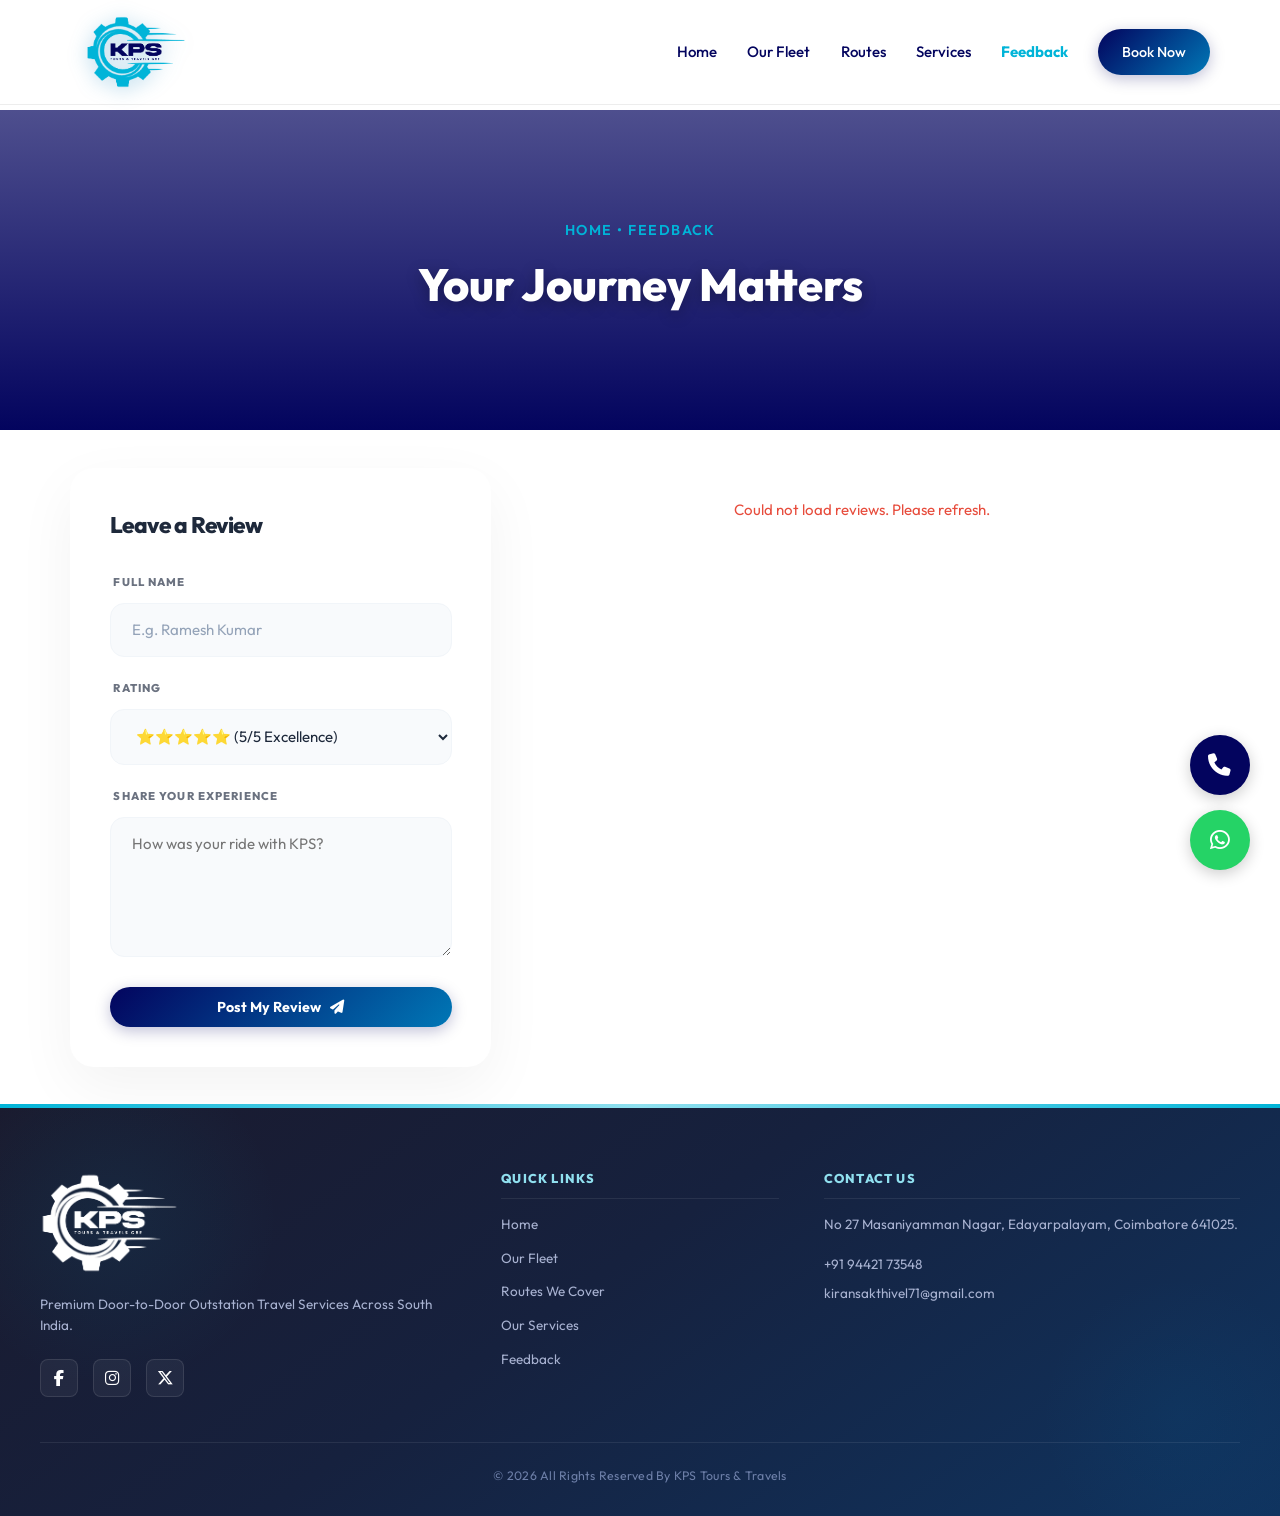
<file: feedback.html>
<!DOCTYPE html>
<html lang="en">
<head>
    <meta charset="UTF-8">
    <meta name="viewport" content="width=device-width, initial-scale=1.0">
    <title>Customer Feedback | KPS Tours & Travels</title>
    <link rel="preconnect" href="https://fonts.googleapis.com">
    <link rel="preconnect" href="https://fonts.gstatic.com" crossorigin>
    <link href="https://fonts.googleapis.com/css2?family=Outfit:wght@300;400;500;600;700;800&display=swap" rel="stylesheet">
    <link rel="stylesheet" href="https://cdnjs.cloudflare.com/ajax/libs/font-awesome/6.5.1/css/all.min.css">
    <link rel="stylesheet" href="css/brand.css?v=11">
</head>
<body>
    <!-- Navbar -->
    <nav class="navbar" id="navbar">
        <div class="nav-container">
            <a href="index.html" class="logo">
                <img src="Assets/KPS_LOGO_PNG.png" alt="KPS Travels">
            </a>
            <div class="nav-links" id="nav-links">
                <a href="index.html">Home</a>
                <a href="our-fleet.html">Our Fleet</a>
                <a href="routes.html">Routes</a>
                <a href="services.html">Services</a>
                <a href="feedback.html" class="active">Feedback</a>
                <a href="index.html#home" class="btn-primary nav-btn">Book Now</a>
            </div>
            <div class="menu-toggle" id="mobile-menu">
                <i class="fa-solid fa-bars"></i>
            </div>
        </div>
    </nav>

    <!-- Sub-page Hero -->
    <section class="sub-hero">
        <div class="hero-overlay"></div>
        <div class="sub-hero-content reveal">
            <p class="breadcrumb">Home • Feedback</p>
            <h1>Your Journey Matters</h1>
        </div>
    </section>

    <!-- Feedback Section -->
    <section id="feedback" class="feedback-section">
        <div class="feedback-container">
            <!-- Submission Form -->
            <div class="feedback-form-card reveal">
                <h3>Leave a Review</h3>
                <form id="feedback-form" class="modern-feedback-form">
                    <div class="form-group-modern" style="margin-bottom: 1.5rem;">
                        <label class="form-label-top">Full Name</label>
                        <input type="text" id="fb-name" placeholder="E.g. Ramesh Kumar" required>
                    </div>
                    <div class="form-group-modern" style="margin-bottom: 1.5rem;">
                        <label class="form-label-top">Rating</label>
                        <select id="fb-rating" style="width: 100%;" required>
                            <option value="5">⭐⭐⭐⭐⭐ (5/5 Excellence)</option>
                            <option value="4">⭐⭐⭐⭐ (4/5 Very Good)</option>
                            <option value="3">⭐⭐⭐ (3/5 Good)</option>
                            <option value="2">⭐⭐ (2/5 Average)</option>
                            <option value="1">⭐ (1/5 Poor)</option>
                        </select>
                    </div>
                    <div class="form-group-modern" style="margin-bottom: 2rem;">
                        <label class="form-label-top">Share Your Experience</label>
                        <textarea id="fb-message" placeholder="How was your ride with KPS?" required></textarea>
                    </div>
                    <button type="submit" id="fb-btn-submit" class="btn-primary w-100">
                        Post My Review <i class="fa-solid fa-paper-plane"></i>
                    </button>
                </form>
            </div>

            <!-- Display Feedbacks -->
            <div class="feedback-list reveal delay-1" id="feedbacks-container">
                <div class="text-center" style="padding: 2rem; color: var(--text-secondary);">
                    <i class="fa-solid fa-spinner fa-spin"></i> Loading reviews...
                </div>
            </div>
        </div>
    </section>

    <!-- Footer -->
    <footer class="modern-footer hero-footer">
        <div class="footer-container">
            <div class="footer-section brand-section">
                <div class="footer-logo">
                    <img src="Assets/KPS_LOGO_WHITE_PNG.png" alt="KPS Travels" style="height: 110px; width: auto; margin-bottom: 1rem;">
                </div>
                <p>Premium Door-to-Door Outstation Travel Services Across South India.</p>
                <div class="social-links">
                    <a href="#" aria-label="Facebook"><i class="fa-brands fa-facebook-f"></i></a>
                    <a href="#" aria-label="Instagram"><i class="fa-brands fa-instagram"></i></a>
                    <a href="#" aria-label="Twitter"><i class="fa-brands fa-x-twitter"></i></a>
                </div>
            </div>
            
            <div class="footer-section links-section">
                <h3>Quick Links</h3>
                <ul>
                    <li><a href="index.html">Home</a></li>
                    <li><a href="our-fleet.html">Our Fleet</a></li>
                    <li><a href="routes.html">Routes We Cover</a></li>
                    <li><a href="services.html">Our Services</a></li>
                    <li><a href="feedback.html">Feedback</a></li>
                </ul>
            </div>

            <div class="footer-section contact-section-footer">
                <h3>Contact Us</h3>
                <div class="footer-contact-item">
                    <div class="fc-text">
                        <p>No 27 Masaniyamman Nagar, Edayarpalayam, Coimbatore 641025.</p>
                    </div>
                </div>
                <div class="footer-contact-item">
                    <div class="fc-text">
                        <p><a href="tel:+919442173548">+91 94421 73548</a></p>
                        <p><a href="mailto:kiransakthivel71@gmail.com">kiransakthivel71@gmail.com</a></p>
                    </div>
                </div>
            </div>
        </div>
        <div class="footer-bottom">
            <p>&copy; 2026 All Rights Reserved By KPS Tours & Travels</p>
        </div>
    </footer>

    <!-- Floating Action Buttons -->
    <div class="floating-widgets">
        <a href="tel:+919442173548" class="fab phone-fab" aria-label="Call Us">
            <i class="fa-solid fa-phone"></i>
            <span class="fab-tooltip">Call Now</span>
        </a>
        <a href="https://wa.me/919442173548" target="_blank" class="fab whatsapp-fab" aria-label="WhatsApp Us">
            <i class="fa-brands fa-whatsapp"></i>
            <span class="fab-tooltip">WhatsApp</span>
        </a>
    </div>

    <script type="module" src="js/main.js?v=20"></script>
</body>
</html>
</file>
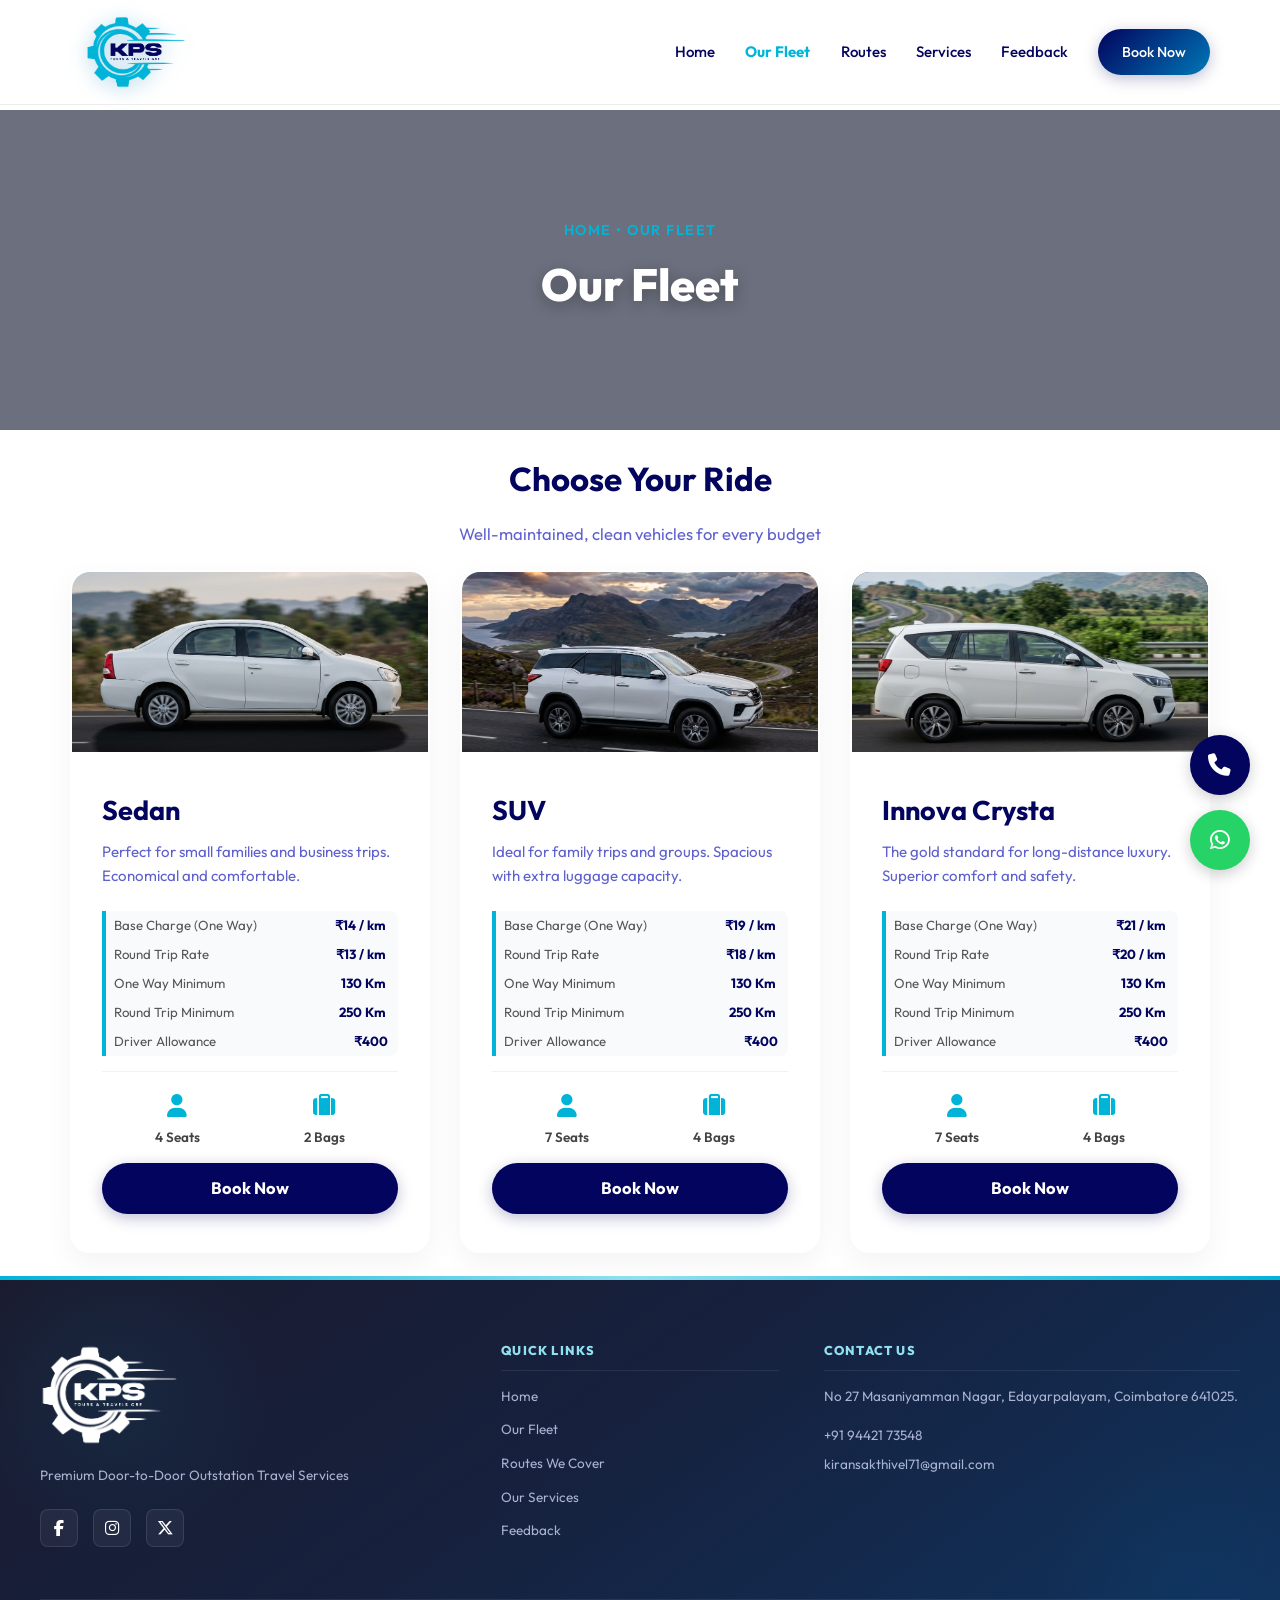
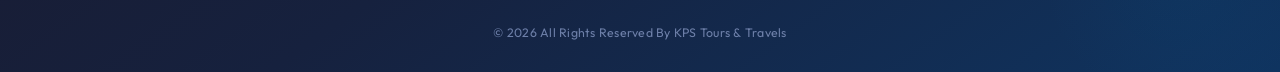
<file: our-fleet.html>
<!DOCTYPE html>
<html lang="en">
<head>
    <meta charset="UTF-8">
    <meta name="viewport" content="width=device-width, initial-scale=1.0">
    <title>Our Fleet | KPS Tours & Travels</title>
    <link rel="preconnect" href="https://fonts.googleapis.com">
    <link rel="preconnect" href="https://fonts.gstatic.com" crossorigin>
    <link href="https://fonts.googleapis.com/css2?family=Outfit:wght@300;400;500;600;700;800&display=swap" rel="stylesheet">
    <link rel="stylesheet" href="https://cdnjs.cloudflare.com/ajax/libs/font-awesome/6.5.1/css/all.min.css">
    <link rel="stylesheet" href="css/brand.css?v=11">
</head>
<body>
    <!-- Navbar -->
    <nav class="navbar" id="navbar">
        <div class="nav-container">
            <a href="index.html" class="logo">
                <img src="Assets/KPS_LOGO_PNG.png" alt="KPS Travels">
            </a>
            <div class="nav-links" id="nav-links">
                <a href="index.html">Home</a>
                <a href="our-fleet.html" class="active">Our Fleet</a>
                <a href="routes.html">Routes</a>
                <a href="services.html">Services</a>
                <a href="feedback.html">Feedback</a>
                <a href="index.html#home" class="btn-primary nav-btn">Book Now</a>
            </div>
            <div class="menu-toggle" id="mobile-menu">
                <i class="fa-solid fa-bars"></i>
            </div>
        </div>
    </nav>

    <!-- Sub-page Hero -->
    <section class="sub-hero">
        <div class="hero-overlay" style="background: rgba(10, 17, 40, 0.6);"></div>
        <div class="sub-hero-content text-center reveal">
            <p class="breadcrumb">Home • Our Fleet</p>
            <h1>Our Fleet</h1>
        </div>
    </section>

    <!-- Fleet Section -->
    <section id="fleet" class="fleet">
        <div class="section-header reveal">
            <h2>Choose Your Ride</h2>
            <p>Well-maintained, clean vehicles for every budget</p>
        </div>
        <div class="fleet-grid">
            <!-- Sedan -->
            <div class="fleet-card reveal">
                <div class="fleet-image type-sedan" style="position:relative; overflow:hidden; padding:0; height:180px;">
                    <img src="Assets/car_sedan.png" alt="Sedan" style="width:100%; height:100%; object-fit:cover; object-position:center;" onerror="this.parentElement.innerHTML='<i class=&quot;fa-solid fa-car&quot; style=&quot;font-size:3.5rem; color:rgba(255,255,255,0.6);&quot;></i>'">
                    <div style="position:absolute; inset:0; background:linear-gradient(to top,rgba(0,0,0,0.25) 0%,transparent 65%);"></div>
                </div>
                <div class="fleet-info">
                    <h3>Sedan</h3>
                    <p>Perfect for small families and business trips. Economical and comfortable.</p>
                    <table style="width:100%; background:#f8fafc; padding:12px; border-left:4px solid var(--brand-cyan); border-collapse:collapse; margin-bottom:15px; font-size:0.88rem; border-radius: 8px;">
                        <tr><td style="padding:4px 8px; color:#555;">Base Charge (One Way)</td><td style="padding:4px 8px; text-align:right;"><strong>₹14 / km</strong></td></tr>
                        <tr><td style="padding:4px 8px; color:#555;">Round Trip Rate</td><td style="padding:4px 8px; text-align:right;"><strong>₹13 / km</strong></td></tr>
                        <tr><td style="padding:4px 8px; color:#555;">One Way Minimum</td><td style="padding:4px 8px; text-align:right;"><strong>130 Km</strong></td></tr>
                        <tr><td style="padding:4px 8px; color:#555;">Round Trip Minimum</td><td style="padding:4px 8px; text-align:right;"><strong>250 Km</strong></td></tr>
                        <tr><td style="padding:4px 8px; color:#555;">Driver Allowance</td><td style="padding:4px 8px; text-align:right;"><strong>₹400</strong></td></tr>
                    </table>
                    <div class="fleet-specs" style="margin-bottom:15px;">
                        <span><i class="fa-solid fa-user"></i> 4 Seats</span>
                        <span><i class="fa-solid fa-suitcase"></i> 2 Bags</span>
                    </div>
                    <div class="fleet-actions">
                        <a href="index.html#contact" onclick="sessionStorage.setItem('prefillCar','Sedan');" class="btn-primary full-width book-btn">Book Now</a>
                    </div>
                </div>
            </div>
            <!-- SUV -->
            <div class="fleet-card reveal delay-1">
                <div class="fleet-image type-suv" style="position:relative; overflow:hidden; padding:0; height:180px;">
                    <img src="Assets/car_suv.png" alt="SUV" style="width:100%; height:100%; object-fit:cover; object-position:center;" onerror="this.parentElement.innerHTML='<i class=&quot;fa-solid fa-truck-pickup&quot; style=&quot;font-size:3.5rem; color:rgba(255,255,255,0.6);&quot;></i>'">
                    <div style="position:absolute; inset:0; background:linear-gradient(to top,rgba(0,0,0,0.25) 0%,transparent 65%);"></div>
                </div>
                <div class="fleet-info">
                    <h3>SUV</h3>
                    <p>Ideal for family trips and groups. Spacious with extra luggage capacity.</p>
                    <table style="width:100%; background:#f8fafc; padding:12px; border-left:4px solid var(--brand-cyan); border-collapse:collapse; margin-bottom:15px; font-size:0.88rem; border-radius: 8px;">
                        <tr><td style="padding:4px 8px; color:#555;">Base Charge (One Way)</td><td style="padding:4px 8px; text-align:right;"><strong>₹19 / km</strong></td></tr>
                        <tr><td style="padding:4px 8px; color:#555;">Round Trip Rate</td><td style="padding:4px 8px; text-align:right;"><strong>₹18 / km</strong></td></tr>
                        <tr><td style="padding:4px 8px; color:#555;">One Way Minimum</td><td style="padding:4px 8px; text-align:right;"><strong>130 Km</strong></td></tr>
                        <tr><td style="padding:4px 8px; color:#555;">Round Trip Minimum</td><td style="padding:4px 8px; text-align:right;"><strong>250 Km</strong></td></tr>
                        <tr><td style="padding:4px 8px; color:#555;">Driver Allowance</td><td style="padding:4px 8px; text-align:right;"><strong>₹400</strong></td></tr>
                    </table>
                    <div class="fleet-specs" style="margin-bottom:15px;">
                        <span><i class="fa-solid fa-user"></i> 7 Seats</span>
                        <span><i class="fa-solid fa-suitcase"></i> 4 Bags</span>
                    </div>
                    <div class="fleet-actions">
                        <a href="index.html#contact" onclick="sessionStorage.setItem('prefillCar','SUV');" class="btn-primary full-width book-btn">Book Now</a>
                    </div>
                </div>
            </div>
            <!-- MUV -->
            <div class="fleet-card reveal delay-2">
                <div class="fleet-image type-innova type-muv" style="position:relative; overflow:hidden; padding:0; height:180px;">
                    <img src="Assets/car_innova.png" alt="Innova Crysta" style="width:100%; height:100%; object-fit:cover; object-position:center; transform:scaleX(-1);" onerror="this.parentElement.innerHTML='<i class=&quot;fa-solid fa-shuttle-van&quot; style=&quot;font-size:3.5rem; color:rgba(255,255,255,0.6);&quot;></i>'">
                    <div style="position:absolute; inset:0; background:linear-gradient(to top,rgba(0,0,0,0.25) 0%,transparent 65%);"></div>
                </div>
                <div class="fleet-info">
                    <h3>Innova Crysta</h3>
                    <p>The gold standard for long-distance luxury. Superior comfort and safety.</p>
                    <table style="width:100%; background:#f8fafc; padding:12px; border-left:4px solid var(--brand-cyan); border-collapse:collapse; margin-bottom:15px; font-size:0.88rem; border-radius: 8px;">
                        <tr><td style="padding:4px 8px; color:#555;">Base Charge (One Way)</td><td style="padding:4px 8px; text-align:right;"><strong>₹21 / km</strong></td></tr>
                        <tr><td style="padding:4px 8px; color:#555;">Round Trip Rate</td><td style="padding:4px 8px; text-align:right;"><strong>₹20 / km</strong></td></tr>
                        <tr><td style="padding:4px 8px; color:#555;">One Way Minimum</td><td style="padding:4px 8px; text-align:right;"><strong>130 Km</strong></td></tr>
                        <tr><td style="padding:4px 8px; color:#555;">Round Trip Minimum</td><td style="padding:4px 8px; text-align:right;"><strong>250 Km</strong></td></tr>
                        <tr><td style="padding:4px 8px; color:#555;">Driver Allowance</td><td style="padding:4px 8px; text-align:right;"><strong>₹400</strong></td></tr>
                    </table>
                    <div class="fleet-specs" style="margin-bottom:15px;">
                        <span><i class="fa-solid fa-user"></i> 7 Seats</span>
                        <span><i class="fa-solid fa-suitcase"></i> 4 Bags</span>
                    </div>
                    <div class="fleet-actions">
                        <a href="index.html#contact" onclick="sessionStorage.setItem('prefillCar','MUV');" class="btn-primary full-width book-btn">Book Now</a>
                    </div>
                </div>
            </div>
        </div>
    </section>

    <!-- Footer -->
    <footer class="modern-footer">
        <div class="footer-container">
            <div class="footer-section brand-section">
                <img src="Assets/KPS_LOGO_WHITE_PNG.png" alt="KPS Travels" style="height: 110px; width: auto; margin-bottom: 1rem;">
                <p>Premium Door-to-Door Outstation Travel Services</p>
                <div class="social-links">
                    <a href="#" aria-label="Facebook"><i class="fa-brands fa-facebook-f"></i></a>
                    <a href="#" aria-label="Instagram"><i class="fa-brands fa-instagram"></i></a>
                    <a href="#" aria-label="Twitter"><i class="fa-brands fa-x-twitter"></i></a>
                </div>
            </div>
            
            <div class="footer-section links-section">
                <h3>Quick Links</h3>
                <ul>
                    <li><a href="index.html">Home</a></li>
                    <li><a href="our-fleet.html">Our Fleet</a></li>
                    <li><a href="routes.html">Routes We Cover</a></li>
                    <li><a href="services.html">Our Services</a></li>
                    <li><a href="feedback.html">Feedback</a></li>
                </ul>
            </div>

            <div class="footer-section contact-section-footer">
                <h3>Contact Us</h3>
                <div class="footer-contact-item">
                    <div class="fc-text">
                        <p>No 27 Masaniyamman Nagar, Edayarpalayam, Coimbatore 641025.</p>
                    </div>
                </div>
                <div class="footer-contact-item">
                    <div class="fc-text">
                        <p><a href="tel:+919442173548">+91 94421 73548</a></p>
                        <p><a href="mailto:kiransakthivel71@gmail.com">kiransakthivel71@gmail.com</a></p>
                    </div>
                </div>
            </div>
        </div>
        <div class="footer-bottom">
            <p>&copy; 2026 All Rights Reserved By KPS Tours & Travels</p>
        </div>
    </footer>

    <!-- Floating Action Buttons -->
    <div class="floating-widgets">
        <a href="tel:+919442173548" class="fab phone-fab" aria-label="Call Us">
            <i class="fa-solid fa-phone"></i>
            <span class="fab-tooltip">Call Now</span>
        </a>
        <a href="https://wa.me/919442173548" target="_blank" class="fab whatsapp-fab" aria-label="WhatsApp Us">
            <i class="fa-brands fa-whatsapp"></i>
            <span class="fab-tooltip">WhatsApp</span>
        </a>
    </div>

    <!-- Firebase SDK / Main JS -->
    <script type="module" src="js/main.js?v=20"></script>
</body>
</html>
</file>
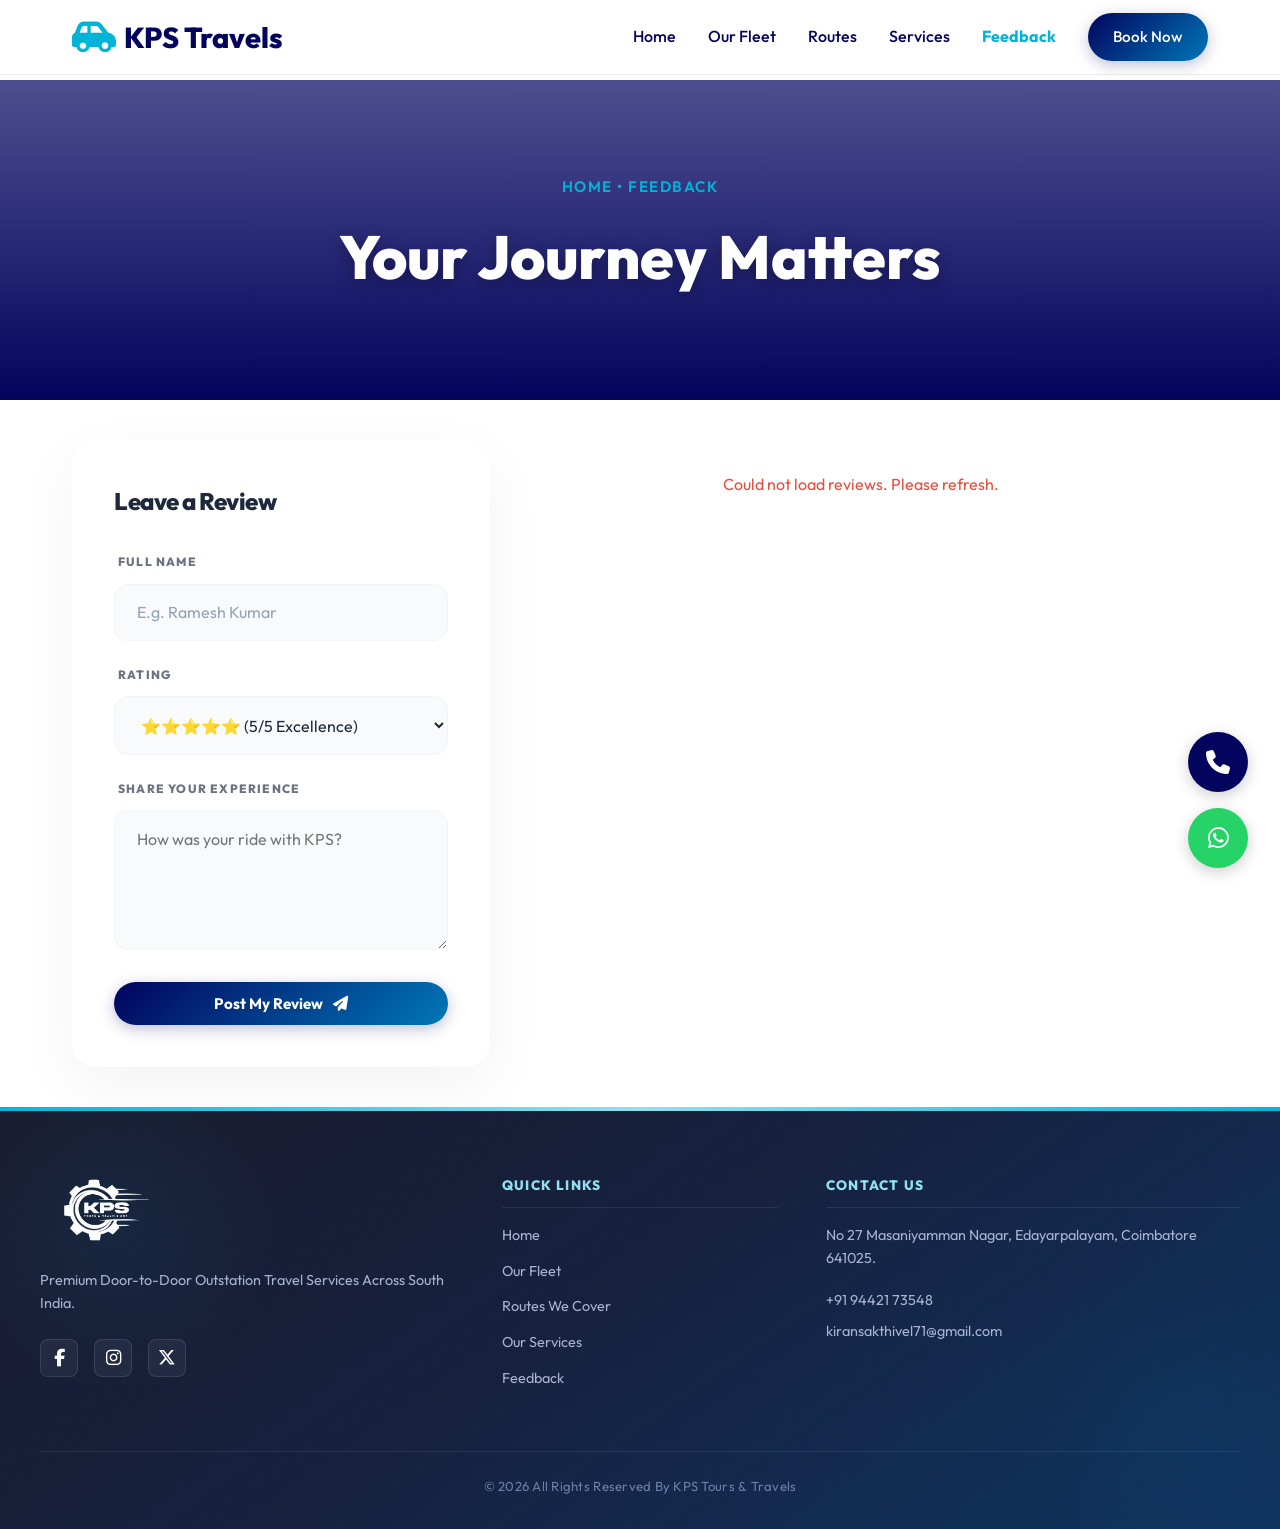
<file: backup_v2/feedback.html>
<!DOCTYPE html>
<html lang="en">
<head>
    <meta charset="UTF-8">
    <meta name="viewport" content="width=device-width, initial-scale=1.0">
    <title>Customer Feedback | KPS Tours & Travels</title>
    <link rel="preconnect" href="https://fonts.googleapis.com">
    <link rel="preconnect" href="https://fonts.gstatic.com" crossorigin>
    <link href="https://fonts.googleapis.com/css2?family=Outfit:wght@300;400;500;600;700;800&display=swap" rel="stylesheet">
    <link rel="stylesheet" href="https://cdnjs.cloudflare.com/ajax/libs/font-awesome/6.5.1/css/all.min.css">
    <link rel="stylesheet" href="css/brand.css?v=11">
</head>
<body>
    <!-- Navbar -->
    <nav class="navbar" id="navbar">
        <div class="nav-container">
            <a href="index.html" class="logo">
                <i class="fa-solid fa-car-side logo-icon"></i> KPS Travels
            </a>
            <div class="nav-links" id="nav-links">
                <a href="index.html">Home</a>
                <a href="our-fleet.html">Our Fleet</a>
                <a href="routes.html">Routes</a>
                <a href="services.html">Services</a>
                <a href="feedback.html" class="active">Feedback</a>
                <a href="index.html#home" class="btn-primary nav-btn">Book Now</a>
            </div>
            <div class="menu-toggle" id="mobile-menu">
                <i class="fa-solid fa-bars"></i>
            </div>
        </div>
    </nav>

    <!-- Sub-page Hero -->
    <section class="sub-hero">
        <div class="hero-overlay"></div>
        <div class="sub-hero-content reveal">
            <p class="breadcrumb">Home • Feedback</p>
            <h1>Your Journey Matters</h1>
        </div>
    </section>

    <!-- Feedback Section -->
    <section id="feedback" class="feedback-section">
        <div class="feedback-container">
            <!-- Submission Form -->
            <div class="feedback-form-card reveal">
                <h3>Leave a Review</h3>
                <form id="feedback-form" class="modern-feedback-form">
                    <div class="form-group-modern" style="margin-bottom: 1.5rem;">
                        <label class="form-label-top">Full Name</label>
                        <input type="text" id="fb-name" placeholder="E.g. Ramesh Kumar" required>
                    </div>
                    <div class="form-group-modern" style="margin-bottom: 1.5rem;">
                        <label class="form-label-top">Rating</label>
                        <select id="fb-rating" style="width: 100%;" required>
                            <option value="5">⭐⭐⭐⭐⭐ (5/5 Excellence)</option>
                            <option value="4">⭐⭐⭐⭐ (4/5 Very Good)</option>
                            <option value="3">⭐⭐⭐ (3/5 Good)</option>
                            <option value="2">⭐⭐ (2/5 Average)</option>
                            <option value="1">⭐ (1/5 Poor)</option>
                        </select>
                    </div>
                    <div class="form-group-modern" style="margin-bottom: 2rem;">
                        <label class="form-label-top">Share Your Experience</label>
                        <textarea id="fb-message" placeholder="How was your ride with KPS?" required></textarea>
                    </div>
                    <button type="submit" id="fb-btn-submit" class="btn-primary w-100">
                        Post My Review <i class="fa-solid fa-paper-plane"></i>
                    </button>
                </form>
            </div>

            <!-- Display Feedbacks -->
            <div class="feedback-list reveal delay-1" id="feedbacks-container">
                <div class="text-center" style="padding: 2rem; color: var(--text-secondary);">
                    <i class="fa-solid fa-spinner fa-spin"></i> Loading reviews...
                </div>
            </div>
        </div>
    </section>

    <!-- Footer -->
    <footer class="modern-footer hero-footer">
        <div class="footer-container">
            <div class="footer-section brand-section">
                <div class="footer-logo">
                    <img src="Assets/KPS_LOGO_WHITE_PNG.png" alt="KPS Travels" style="height:70px; width:auto; margin-bottom:1rem;">
                </div>
                <p>Premium Door-to-Door Outstation Travel Services Across South India.</p>
                <div class="social-links">
                    <a href="#" aria-label="Facebook"><i class="fa-brands fa-facebook-f"></i></a>
                    <a href="#" aria-label="Instagram"><i class="fa-brands fa-instagram"></i></a>
                    <a href="#" aria-label="Twitter"><i class="fa-brands fa-x-twitter"></i></a>
                </div>
            </div>
            
            <div class="footer-section links-section">
                <h3>Quick Links</h3>
                <ul>
                    <li><a href="index.html">Home</a></li>
                    <li><a href="our-fleet.html">Our Fleet</a></li>
                    <li><a href="routes.html">Routes We Cover</a></li>
                    <li><a href="services.html">Our Services</a></li>
                    <li><a href="feedback.html">Feedback</a></li>
                </ul>
            </div>

            <div class="footer-section contact-section-footer">
                <h3>Contact Us</h3>
                <div class="footer-contact-item">
                    <div class="fc-text">
                        <p>No 27 Masaniyamman Nagar, Edayarpalayam, Coimbatore 641025.</p>
                    </div>
                </div>
                <div class="footer-contact-item">
                    <div class="fc-text">
                        <p><a href="tel:+919442173548">+91 94421 73548</a></p>
                        <p><a href="mailto:kiransakthivel71@gmail.com">kiransakthivel71@gmail.com</a></p>
                    </div>
                </div>
            </div>
        </div>
        <div class="footer-bottom">
            <p>&copy; 2026 All Rights Reserved By KPS Tours & Travels</p>
        </div>
    </footer>

    <!-- Floating Action Buttons -->
    <div class="floating-widgets">
        <a href="tel:+919442173548" class="fab phone-fab" aria-label="Call Us">
            <i class="fa-solid fa-phone"></i>
            <span class="fab-tooltip">Call Now</span>
        </a>
        <a href="https://wa.me/919442173548" target="_blank" class="fab whatsapp-fab" aria-label="WhatsApp Us">
            <i class="fa-brands fa-whatsapp"></i>
            <span class="fab-tooltip">WhatsApp</span>
        </a>
    </div>

    <script type="module" src="js/main.js?v=17"></script>
</body>
</html>
</file>
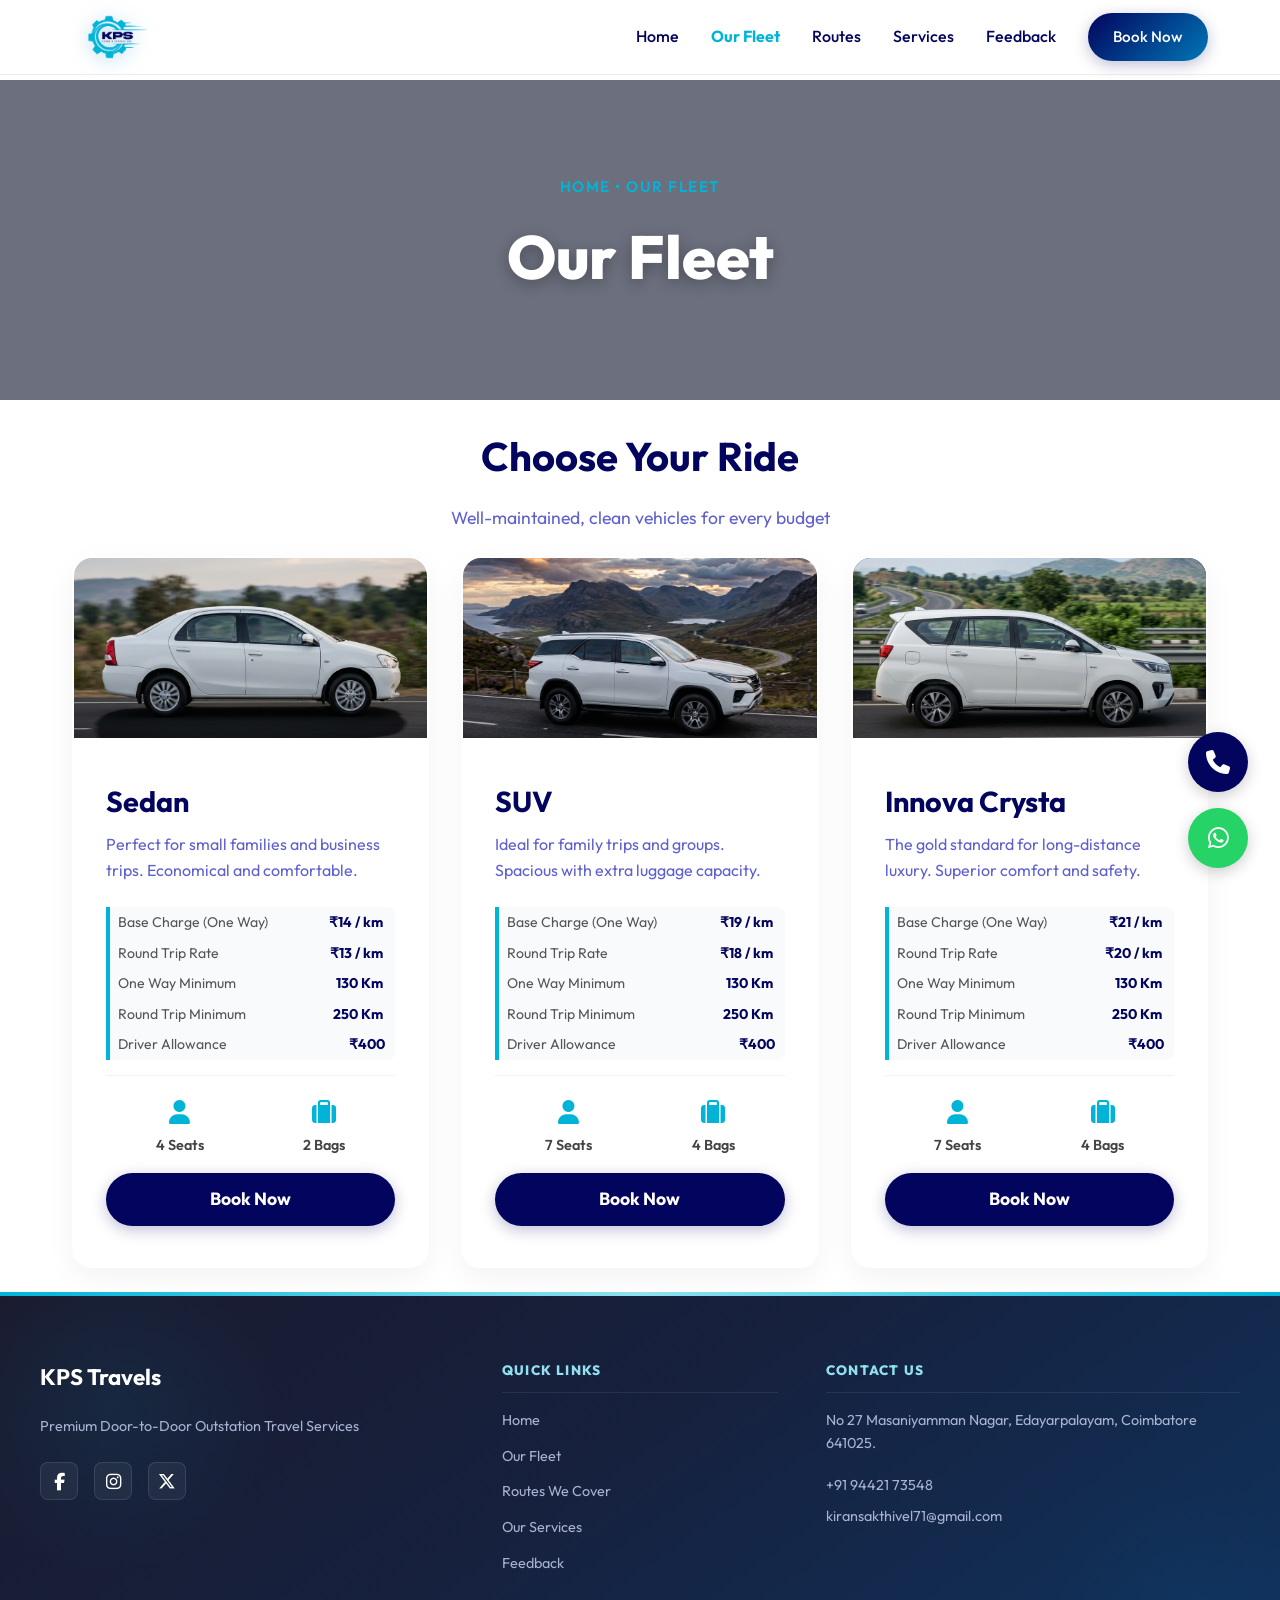
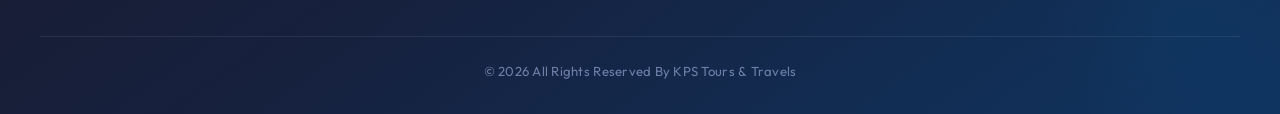
<file: backup_v2/our-fleet.html>
<!DOCTYPE html>
<html lang="en">
<head>
    <meta charset="UTF-8">
    <meta name="viewport" content="width=device-width, initial-scale=1.0">
    <title>Our Fleet | KPS Tours & Travels</title>
    <link rel="preconnect" href="https://fonts.googleapis.com">
    <link rel="preconnect" href="https://fonts.gstatic.com" crossorigin>
    <link href="https://fonts.googleapis.com/css2?family=Outfit:wght@300;400;500;600;700;800&display=swap" rel="stylesheet">
    <link rel="stylesheet" href="https://cdnjs.cloudflare.com/ajax/libs/font-awesome/6.5.1/css/all.min.css">
    <link rel="stylesheet" href="css/brand.css?v=11">
</head>
<body>
    <!-- Navbar -->
    <nav class="navbar" id="navbar">
        <div class="nav-container">
            <a href="index.html" class="logo">
                <img src="Assets/KPS_LOGO_PNG.png" alt="KPS Travels" style="height: 48px; width: auto;">
            </a>
            <div class="nav-links" id="nav-links">
                <a href="index.html">Home</a>
                <a href="our-fleet.html" class="active">Our Fleet</a>
                <a href="routes.html">Routes</a>
                <a href="services.html">Services</a>
                <a href="feedback.html">Feedback</a>
                <a href="index.html#home" class="btn-primary nav-btn">Book Now</a>
            </div>
            <div class="menu-toggle" id="mobile-menu">
                <i class="fa-solid fa-bars"></i>
            </div>
        </div>
    </nav>

    <!-- Sub-page Hero -->
    <section class="sub-hero">
        <div class="hero-overlay" style="background: rgba(10, 17, 40, 0.6);"></div>
        <div class="sub-hero-content text-center reveal">
            <p class="breadcrumb">Home • Our Fleet</p>
            <h1>Our Fleet</h1>
        </div>
    </section>

    <!-- Fleet Section -->
    <section id="fleet" class="fleet">
        <div class="section-header reveal">
            <h2>Choose Your Ride</h2>
            <p>Well-maintained, clean vehicles for every budget</p>
        </div>
        <div class="fleet-grid">
            <!-- Sedan -->
            <div class="fleet-card reveal">
                <div class="fleet-image type-sedan" style="position:relative; overflow:hidden; padding:0; height:180px;">
                    <img src="Assets/car_sedan.png" alt="Sedan" style="width:100%; height:100%; object-fit:cover; object-position:center;" onerror="this.parentElement.innerHTML='<i class=&quot;fa-solid fa-car&quot; style=&quot;font-size:3.5rem; color:rgba(255,255,255,0.6);&quot;></i>'">
                    <div style="position:absolute; inset:0; background:linear-gradient(to top,rgba(0,0,0,0.25) 0%,transparent 65%);"></div>
                </div>
                <div class="fleet-info">
                    <h3>Sedan</h3>
                    <p>Perfect for small families and business trips. Economical and comfortable.</p>
                    <table style="width:100%; background:#f8fafc; padding:12px; border-left:4px solid var(--brand-cyan); border-collapse:collapse; margin-bottom:15px; font-size:0.88rem; border-radius: 8px;">
                        <tr><td style="padding:4px 8px; color:#555;">Base Charge (One Way)</td><td style="padding:4px 8px; text-align:right;"><strong>₹14 / km</strong></td></tr>
                        <tr><td style="padding:4px 8px; color:#555;">Round Trip Rate</td><td style="padding:4px 8px; text-align:right;"><strong>₹13 / km</strong></td></tr>
                        <tr><td style="padding:4px 8px; color:#555;">One Way Minimum</td><td style="padding:4px 8px; text-align:right;"><strong>130 Km</strong></td></tr>
                        <tr><td style="padding:4px 8px; color:#555;">Round Trip Minimum</td><td style="padding:4px 8px; text-align:right;"><strong>250 Km</strong></td></tr>
                        <tr><td style="padding:4px 8px; color:#555;">Driver Allowance</td><td style="padding:4px 8px; text-align:right;"><strong>₹400</strong></td></tr>
                    </table>
                    <div class="fleet-specs" style="margin-bottom:15px;">
                        <span><i class="fa-solid fa-user"></i> 4 Seats</span>
                        <span><i class="fa-solid fa-suitcase"></i> 2 Bags</span>
                    </div>
                    <div class="fleet-actions">
                        <a href="index.html?car=Sedan#home" class="btn-primary full-width book-btn">Book Now</a>
                    </div>
                </div>
            </div>
            <!-- SUV -->
            <div class="fleet-card reveal delay-1">
                <div class="fleet-image type-suv" style="position:relative; overflow:hidden; padding:0; height:180px;">
                    <img src="Assets/car_suv.png" alt="SUV" style="width:100%; height:100%; object-fit:cover; object-position:center;" onerror="this.parentElement.innerHTML='<i class=&quot;fa-solid fa-truck-pickup&quot; style=&quot;font-size:3.5rem; color:rgba(255,255,255,0.6);&quot;></i>'">
                    <div style="position:absolute; inset:0; background:linear-gradient(to top,rgba(0,0,0,0.25) 0%,transparent 65%);"></div>
                </div>
                <div class="fleet-info">
                    <h3>SUV</h3>
                    <p>Ideal for family trips and groups. Spacious with extra luggage capacity.</p>
                    <table style="width:100%; background:#f8fafc; padding:12px; border-left:4px solid var(--brand-cyan); border-collapse:collapse; margin-bottom:15px; font-size:0.88rem; border-radius: 8px;">
                        <tr><td style="padding:4px 8px; color:#555;">Base Charge (One Way)</td><td style="padding:4px 8px; text-align:right;"><strong>₹19 / km</strong></td></tr>
                        <tr><td style="padding:4px 8px; color:#555;">Round Trip Rate</td><td style="padding:4px 8px; text-align:right;"><strong>₹18 / km</strong></td></tr>
                        <tr><td style="padding:4px 8px; color:#555;">One Way Minimum</td><td style="padding:4px 8px; text-align:right;"><strong>130 Km</strong></td></tr>
                        <tr><td style="padding:4px 8px; color:#555;">Round Trip Minimum</td><td style="padding:4px 8px; text-align:right;"><strong>250 Km</strong></td></tr>
                        <tr><td style="padding:4px 8px; color:#555;">Driver Allowance</td><td style="padding:4px 8px; text-align:right;"><strong>₹400</strong></td></tr>
                    </table>
                    <div class="fleet-specs" style="margin-bottom:15px;">
                        <span><i class="fa-solid fa-user"></i> 7 Seats</span>
                        <span><i class="fa-solid fa-suitcase"></i> 4 Bags</span>
                    </div>
                    <div class="fleet-actions">
                        <a href="index.html?car=SUV#home" class="btn-primary full-width book-btn">Book Now</a>
                    </div>
                </div>
            </div>
            <!-- MUV -->
            <div class="fleet-card reveal delay-2">
                <div class="fleet-image type-innova type-muv" style="position:relative; overflow:hidden; padding:0; height:180px;">
                    <img src="Assets/car_innova.png" alt="Innova Crysta" style="width:100%; height:100%; object-fit:cover; object-position:center; transform:scaleX(-1);" onerror="this.parentElement.innerHTML='<i class=&quot;fa-solid fa-shuttle-van&quot; style=&quot;font-size:3.5rem; color:rgba(255,255,255,0.6);&quot;></i>'">
                    <div style="position:absolute; inset:0; background:linear-gradient(to top,rgba(0,0,0,0.25) 0%,transparent 65%);"></div>
                </div>
                <div class="fleet-info">
                    <h3>Innova Crysta</h3>
                    <p>The gold standard for long-distance luxury. Superior comfort and safety.</p>
                    <table style="width:100%; background:#f8fafc; padding:12px; border-left:4px solid var(--brand-cyan); border-collapse:collapse; margin-bottom:15px; font-size:0.88rem; border-radius: 8px;">
                        <tr><td style="padding:4px 8px; color:#555;">Base Charge (One Way)</td><td style="padding:4px 8px; text-align:right;"><strong>₹21 / km</strong></td></tr>
                        <tr><td style="padding:4px 8px; color:#555;">Round Trip Rate</td><td style="padding:4px 8px; text-align:right;"><strong>₹20 / km</strong></td></tr>
                        <tr><td style="padding:4px 8px; color:#555;">One Way Minimum</td><td style="padding:4px 8px; text-align:right;"><strong>130 Km</strong></td></tr>
                        <tr><td style="padding:4px 8px; color:#555;">Round Trip Minimum</td><td style="padding:4px 8px; text-align:right;"><strong>250 Km</strong></td></tr>
                        <tr><td style="padding:4px 8px; color:#555;">Driver Allowance</td><td style="padding:4px 8px; text-align:right;"><strong>₹400</strong></td></tr>
                    </table>
                    <div class="fleet-specs" style="margin-bottom:15px;">
                        <span><i class="fa-solid fa-user"></i> 7 Seats</span>
                        <span><i class="fa-solid fa-suitcase"></i> 4 Bags</span>
                    </div>
                    <div class="fleet-actions">
                        <a href="index.html?car=Innova Crysta#home" class="btn-primary full-width book-btn">Book Now</a>
                    </div>
                </div>
            </div>
        </div>
    </section>

    <!-- Footer -->
    <footer class="modern-footer">
        <div class="footer-container">
            <div class="footer-section brand-section">
                <h2>KPS Travels</h2>
                <p>Premium Door-to-Door Outstation Travel Services</p>
                <div class="social-links">
                    <a href="#" aria-label="Facebook"><i class="fa-brands fa-facebook-f"></i></a>
                    <a href="#" aria-label="Instagram"><i class="fa-brands fa-instagram"></i></a>
                    <a href="#" aria-label="Twitter"><i class="fa-brands fa-x-twitter"></i></a>
                </div>
            </div>
            
            <div class="footer-section links-section">
                <h3>Quick Links</h3>
                <ul>
                    <li><a href="index.html">Home</a></li>
                    <li><a href="our-fleet.html">Our Fleet</a></li>
                    <li><a href="routes.html">Routes We Cover</a></li>
                    <li><a href="services.html">Our Services</a></li>
                    <li><a href="feedback.html">Feedback</a></li>
                </ul>
            </div>

            <div class="footer-section contact-section-footer">
                <h3>Contact Us</h3>
                <div class="footer-contact-item">
                    <div class="fc-text">
                        <p>No 27 Masaniyamman Nagar, Edayarpalayam, Coimbatore 641025.</p>
                    </div>
                </div>
                <div class="footer-contact-item">
                    <div class="fc-text">
                        <p><a href="tel:+919442173548">+91 94421 73548</a></p>
                        <p><a href="mailto:kiransakthivel71@gmail.com">kiransakthivel71@gmail.com</a></p>
                    </div>
                </div>
            </div>
        </div>
        <div class="footer-bottom">
            <p>&copy; 2026 All Rights Reserved By KPS Tours & Travels</p>
        </div>
    </footer>

    <!-- Floating Action Buttons -->
    <div class="floating-widgets">
        <a href="tel:+919442173548" class="fab phone-fab" aria-label="Call Us">
            <i class="fa-solid fa-phone"></i>
            <span class="fab-tooltip">Call Now</span>
        </a>
        <a href="https://wa.me/919442173548" target="_blank" class="fab whatsapp-fab" aria-label="WhatsApp Us">
            <i class="fa-brands fa-whatsapp"></i>
            <span class="fab-tooltip">WhatsApp</span>
        </a>
    </div>

    <!-- Firebase SDK / Main JS -->
    <script type="module" src="js/main.js?v=17"></script>
</body>
</html>
</file>
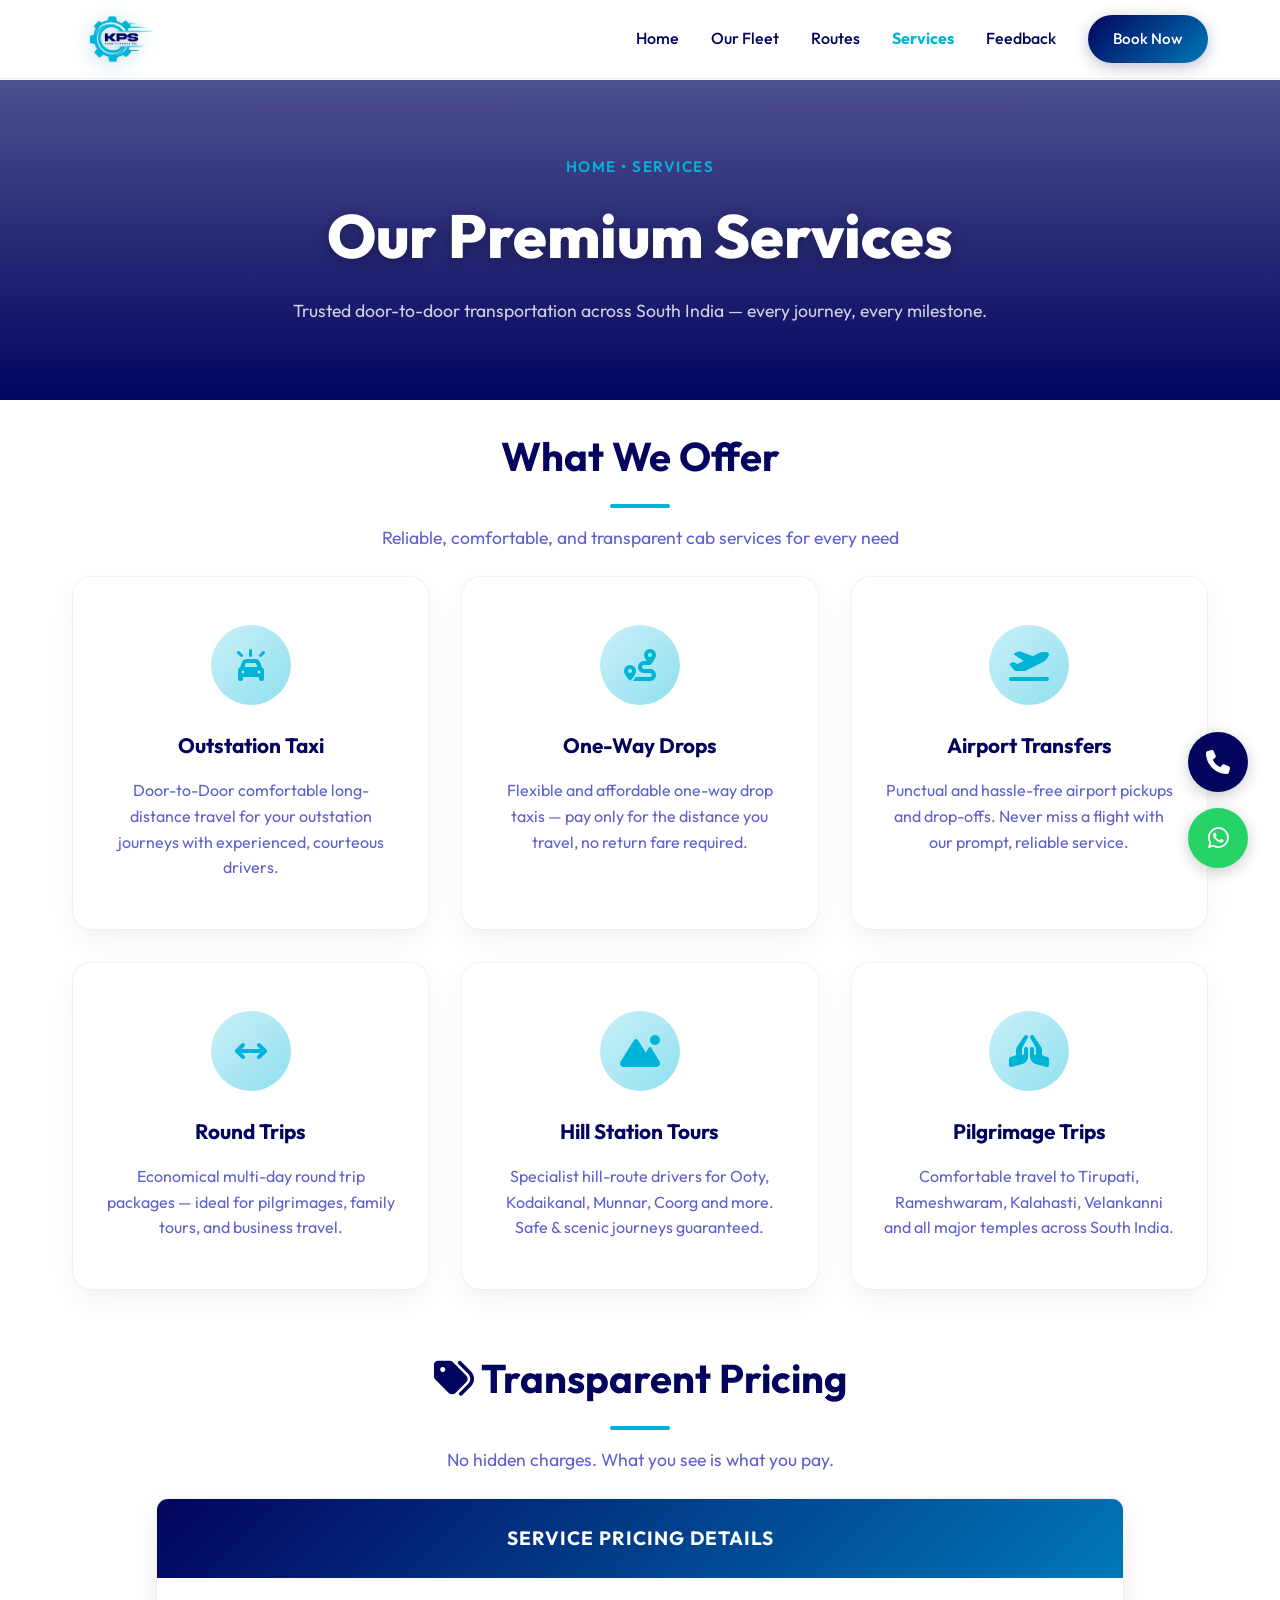
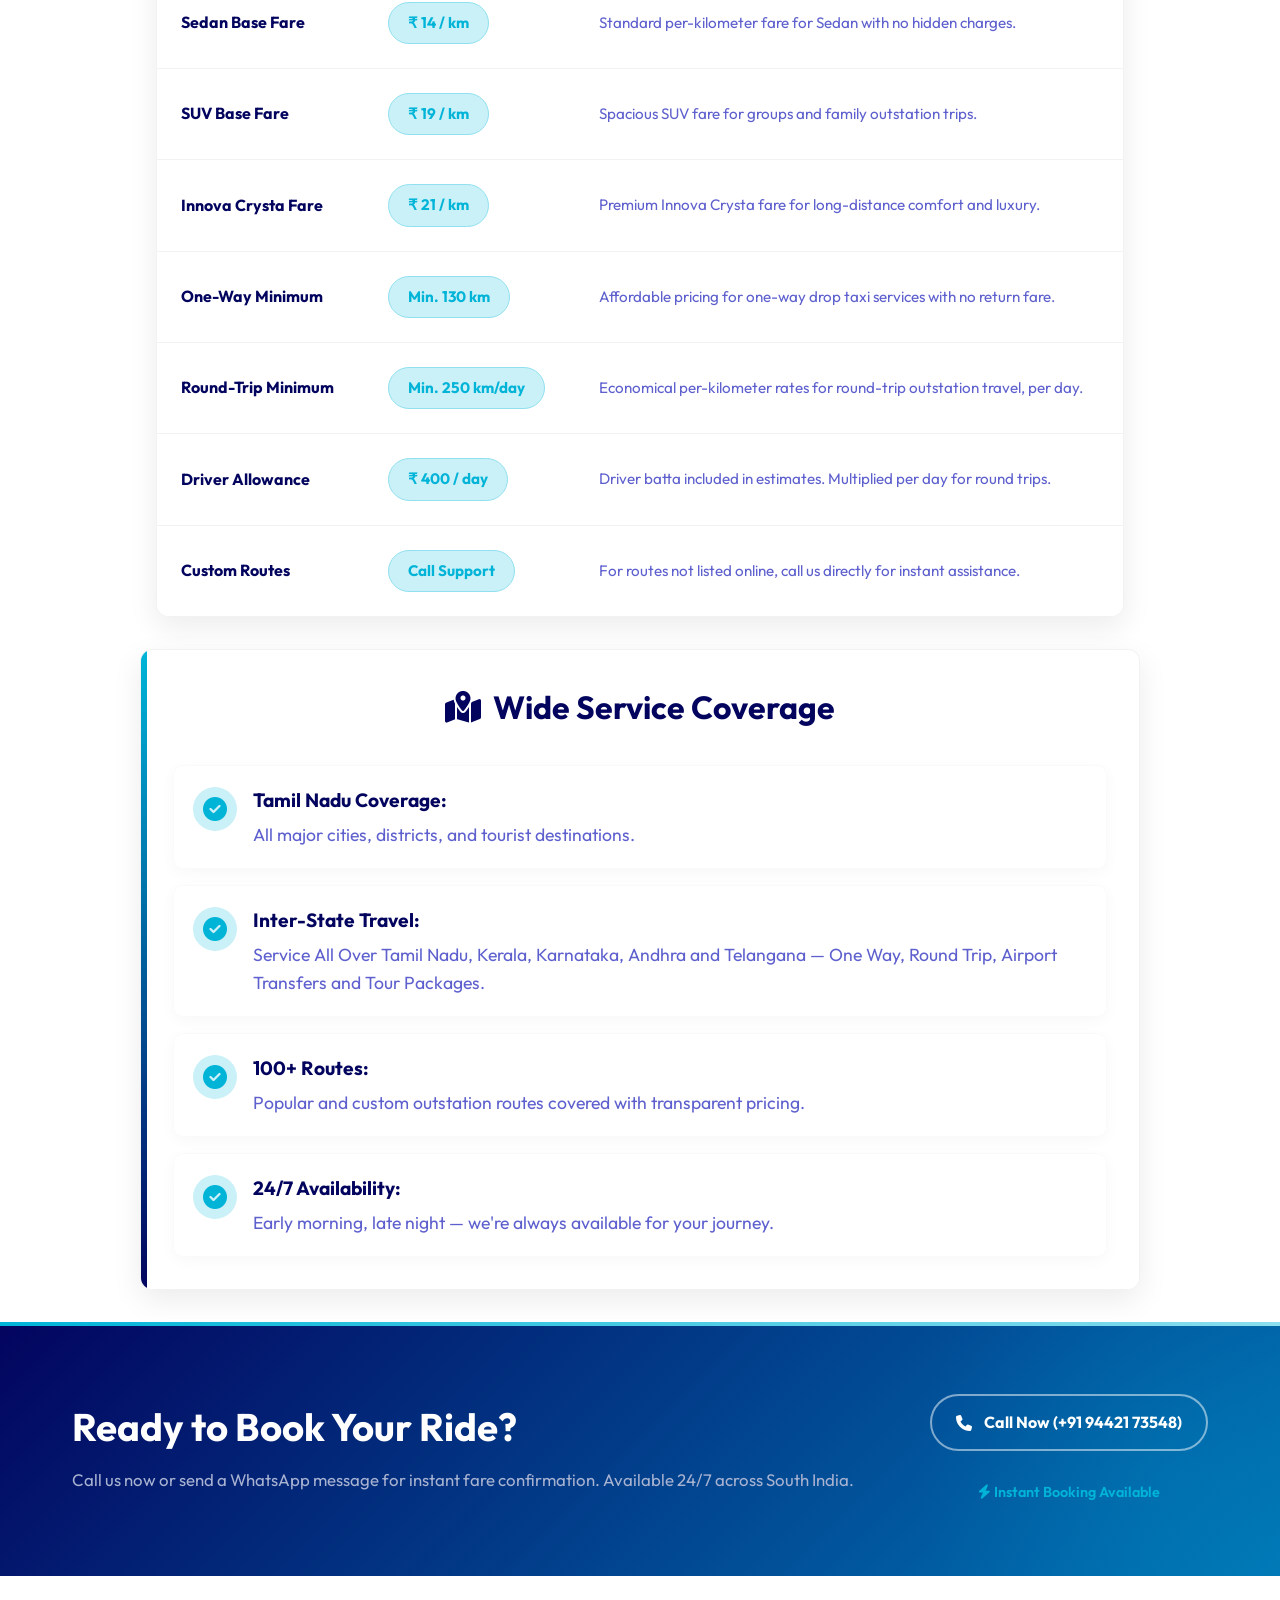
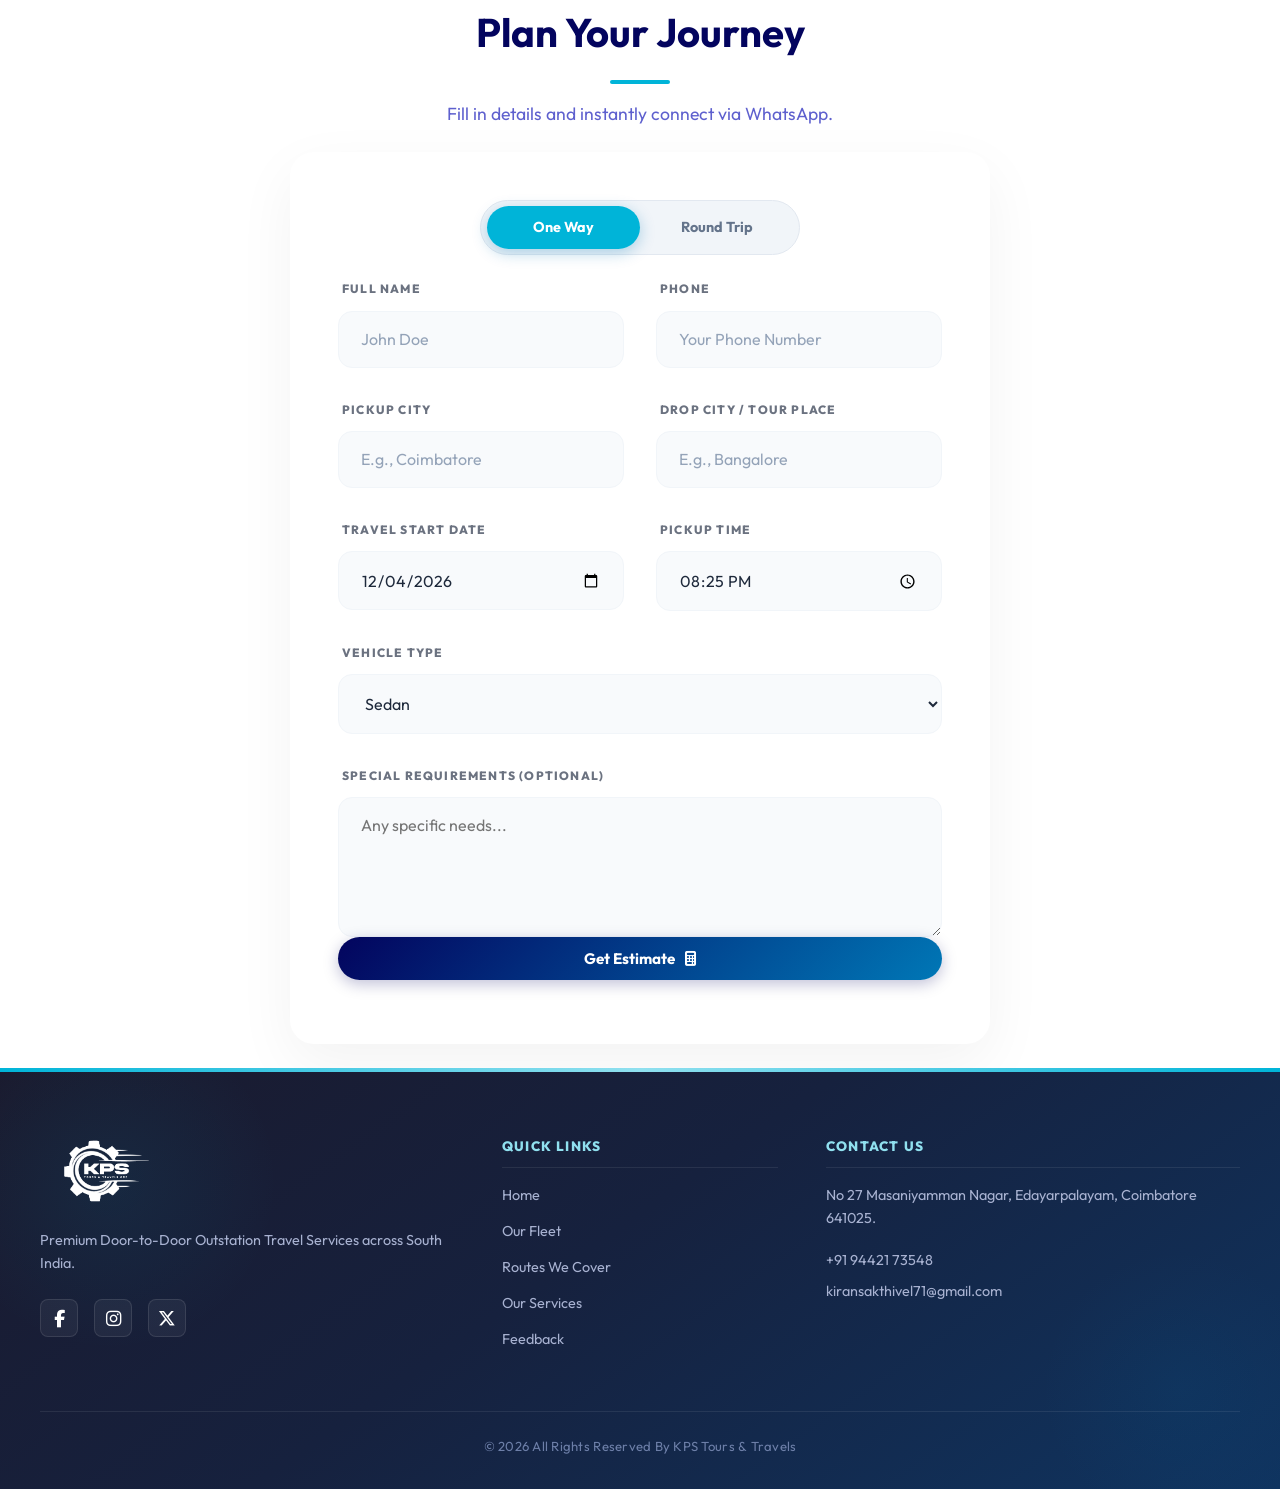
<file: backup_v2/services.html>
<!DOCTYPE html>
<html lang="en">

<head>
    <meta charset="UTF-8">
    <meta name="viewport" content="width=device-width, initial-scale=1.0">
    <title>Our Services | KPS Tours & Travels</title>
    <meta name="description" content="Explore KPS Travels premium services — outstation taxi, one-way drops, airport transfers, round trips and tour packages across South India.">
    <link rel="preconnect" href="https://fonts.googleapis.com">
    <link rel="preconnect" href="https://fonts.gstatic.com" crossorigin>
    <link href="https://fonts.googleapis.com/css2?family=Outfit:wght@300;400;500;600;700;800&display=swap" rel="stylesheet">
    <link rel="stylesheet" href="https://cdnjs.cloudflare.com/ajax/libs/font-awesome/6.5.1/css/all.min.css">
    <link rel="stylesheet" href="https://cdn.jsdelivr.net/npm/swiper@11/swiper-bundle.min.css">
    <link rel="stylesheet" href="css/brand.css?v=11">
</head>

<body>
    <!-- Navbar -->
    <nav class="navbar" id="navbar">
        <div class="nav-container">
            <a href="index.html" class="logo">
                <img src="Assets/KPS_LOGO_PNG.png" alt="KPS Travels" style="height:52px; width:auto;">
            </a>
            <div class="nav-links" id="nav-links">
                <a href="index.html">Home</a>
                <a href="our-fleet.html">Our Fleet</a>
                <a href="routes.html">Routes</a>
                <a href="services.html" class="active">Services</a>
                <a href="feedback.html">Feedback</a>
                <a href="index.html#home" class="btn-primary nav-btn">Book Now</a>
            </div>
            <div class="menu-toggle" id="mobile-menu">
                <i class="fa-solid fa-bars"></i>
            </div>
        </div>
    </nav>

    <!-- Sub-page Hero -->
    <section class="sub-hero">
        <div class="hero-overlay"></div>
        <div class="sub-hero-content reveal">
            <p class="breadcrumb">Home &bull; Services</p>
            <h1>Our Premium Services</h1>
            <p style="color:rgba(255,255,255,0.8); font-size:1.1rem; margin-top:0.8rem; font-weight:400;">
                Trusted door-to-door transportation across South India — every journey, every milestone.
            </p>
        </div>
    </section>

    <!-- Services Grid -->
    <section id="services" class="services">
        <div class="section-header reveal">
            <h2>What We Offer</h2>
            <div class="header-line"></div>
            <p>Reliable, comfortable, and transparent cab services for every need</p>
        </div>
        <div class="services-grid">
            <div class="service-card reveal">
                <div class="icon-box"><i class="fa-solid fa-car-on"></i></div>
                <h3>Outstation Taxi</h3>
                <p>Door-to-Door comfortable long-distance travel for your outstation journeys with experienced, courteous drivers.</p>
            </div>
            <div class="service-card reveal delay-1">
                <div class="icon-box"><i class="fa-solid fa-route"></i></div>
                <h3>One-Way Drops</h3>
                <p>Flexible and affordable one-way drop taxis — pay only for the distance you travel, no return fare required.</p>
            </div>
            <div class="service-card reveal delay-2">
                <div class="icon-box"><i class="fa-solid fa-plane-departure"></i></div>
                <h3>Airport Transfers</h3>
                <p>Punctual and hassle-free airport pickups and drop-offs. Never miss a flight with our prompt, reliable service.</p>
            </div>
            <div class="service-card reveal">
                <div class="icon-box"><i class="fa-solid fa-arrows-left-right"></i></div>
                <h3>Round Trips</h3>
                <p>Economical multi-day round trip packages — ideal for pilgrimages, family tours, and business travel.</p>
            </div>
            <div class="service-card reveal delay-1">
                <div class="icon-box"><i class="fa-solid fa-mountain-sun"></i></div>
                <h3>Hill Station Tours</h3>
                <p>Specialist hill-route drivers for Ooty, Kodaikanal, Munnar, Coorg and more. Safe & scenic journeys guaranteed.</p>
            </div>
            <div class="service-card reveal delay-2">
                <div class="icon-box"><i class="fa-solid fa-hands-praying"></i></div>
                <h3>Pilgrimage Trips</h3>
                <p>Comfortable travel to Tirupati, Rameshwaram, Kalahasti, Velankanni and all major temples across South India.</p>
            </div>
        </div>
    </section>

    <!-- Transparent Pricing -->
    <section id="pricing" class="pricing-section">
        <div class="section-header reveal">
            <h2><i class="fa-solid fa-tags" style="color:var(--accent-color);"></i> Transparent Pricing</h2>
            <div class="header-line"></div>
            <p>No hidden charges. What you see is what you pay.</p>
        </div>
        <div class="pricing-container reveal">
            <div class="pricing-table-wrap">
                <table class="pricing-table">
                    <thead>
                        <tr><th colspan="3">Service Pricing Details</th></tr>
                    </thead>
                    <tbody>
                        <tr>
                            <td><strong>Sedan Base Fare</strong></td>
                            <td><span class="price-chip">₹ 14 / km</span></td>
                            <td class="price-desc">Standard per-kilometer fare for Sedan with no hidden charges.</td>
                        </tr>
                        <tr>
                            <td><strong>SUV Base Fare</strong></td>
                            <td><span class="price-chip">₹ 19 / km</span></td>
                            <td class="price-desc">Spacious SUV fare for groups and family outstation trips.</td>
                        </tr>
                        <tr>
                            <td><strong>Innova Crysta Fare</strong></td>
                            <td><span class="price-chip">₹ 21 / km</span></td>
                            <td class="price-desc">Premium Innova Crysta fare for long-distance comfort and luxury.</td>
                        </tr>
                        <tr>
                            <td><strong>One-Way Minimum</strong></td>
                            <td><span class="price-chip">Min. 130 km</span></td>
                            <td class="price-desc">Affordable pricing for one-way drop taxi services with no return fare.</td>
                        </tr>
                        <tr>
                            <td><strong>Round-Trip Minimum</strong></td>
                            <td><span class="price-chip">Min. 250 km/day</span></td>
                            <td class="price-desc">Economical per-kilometer rates for round-trip outstation travel, per day.</td>
                        </tr>
                        <tr>
                            <td><strong>Driver Allowance</strong></td>
                            <td><span class="price-chip">₹ 400 / day</span></td>
                            <td class="price-desc">Driver batta included in estimates. Multiplied per day for round trips.</td>
                        </tr>
                        <tr>
                            <td><strong>Custom Routes</strong></td>
                            <td><span class="price-chip btn-support" style="cursor:pointer;" onclick="window.location='index.html#home'">Call Support</span></td>
                            <td class="price-desc">For routes not listed online, call us directly for instant assistance.</td>
                        </tr>
                    </tbody>
                </table>
            </div>
        </div>
    </section>

    <!-- Wide Service Coverage -->
    <section id="coverage" class="wide-coverage-section reveal" style="margin-top:0;">
        <div class="coverage-container">
            <h2><i class="fa-solid fa-map-location-dot" style="color:var(--accent-color);"></i> Wide Service Coverage</h2>
            <ul class="coverage-list">
                <li><i class="fa-solid fa-circle-check"></i>
                    <div><strong>Tamil Nadu Coverage:</strong> All major cities, districts, and tourist destinations.</div>
                </li>
                <li><i class="fa-solid fa-circle-check"></i>
                    <div><strong>Inter-State Travel:</strong> Service All Over Tamil Nadu, Kerala, Karnataka, Andhra and Telangana — One Way, Round Trip, Airport Transfers and Tour Packages.</div>
                </li>
                <li><i class="fa-solid fa-circle-check"></i>
                    <div><strong>100+ Routes:</strong> Popular and custom outstation routes covered with transparent pricing.</div>
                </li>
                <li><i class="fa-solid fa-circle-check"></i>
                    <div><strong>24/7 Availability:</strong> Early morning, late night — we're always available for your journey.</div>
                </li>
            </ul>
        </div>
    </section>

    <!-- CTA Banner -->
    <section class="cta-premium-banner reveal">
        <div class="cta-flex">
            <div class="cta-text">
                <h2 style="color:#fff !important;">Ready to Book Your Ride?</h2>
                <p style="color:#a8b2d1 !important;">Call us now or send a WhatsApp message for instant fare confirmation. Available 24/7 across South India.</p>
            </div>
            <div class="cta-button-side">
                <a href="tel:+919442173548" class="btn-premium-cta">
                    <i class="fa-solid fa-phone"></i>
                    Call Now (+91 94421 73548)
                </a>
                <p style="margin-top:1rem; font-size:0.9rem; color:var(--brand-cyan); font-weight:600;">
                    <i class="fa-solid fa-bolt"></i> Instant Booking Available
                </p>
            </div>
        </div>
    </section>

    <!-- Booking / Contact Section -->
    <section id="contact" class="contact-section">
        <div class="contact-container">
            <div class="full-booking-form reveal delay-1">
                <div class="section-header">
                    <h2>Plan Your Journey</h2>
                    <div class="header-line"></div>
                    <p>Fill in details and instantly connect via WhatsApp.</p>
                </div>

                <form id="main-booking-form" class="modern-form">
                    <!-- Trip Type Toggle -->
                    <div style="margin-bottom:1.5rem; display:flex; justify-content:center;">
                        <div class="trip-toggle">
                            <input type="radio" name="mb-trip-type" id="mb-one-way" value="One Way" checked>
                            <label for="mb-one-way">One Way</label>
                            <input type="radio" name="mb-trip-type" id="mb-round-trip" value="Round Trip">
                            <label for="mb-round-trip">Round Trip</label>
                        </div>
                    </div>

                    <div style="display:none;"><select id="mb-days"></select></div>

                    <div class="form-row-modern">
                        <div class="form-group-modern">
                            <label class="form-label-top">Full Name</label>
                            <input type="text" id="mb-name" placeholder="John Doe" required>
                        </div>
                        <div class="form-group-modern">
                            <label class="form-label-top">Phone</label>
                            <input type="tel" id="mb-phone" placeholder="Your Phone Number" required>
                        </div>
                    </div>

                    <div class="form-row-modern">
                        <div class="form-group-modern">
                            <label class="form-label-top">Pickup City</label>
                            <input type="text" id="mb-pickup" placeholder="E.g., Coimbatore" list="city-list" autocomplete="off" required>
                        </div>
                        <div class="form-group-modern">
                            <label class="form-label-top">Drop City / Tour Place</label>
                            <input type="text" id="mb-drop" placeholder="E.g., Bangalore" list="city-list" autocomplete="off" required>
                        </div>
                    </div>

                    <div class="form-row-modern">
                        <div class="form-group-modern">
                            <label class="form-label-top">Travel Start Date</label>
                            <input type="date" id="mb-date" required>
                        </div>
                        <div class="form-group-modern" id="mb-end-date-group" style="display:none;">
                            <label class="form-label-top">Travel End Date</label>
                            <input type="date" id="mb-end-date">
                        </div>
                        <div class="form-group-modern">
                            <label class="form-label-top">Pickup Time</label>
                            <input type="time" id="mb-time" required>
                        </div>
                    </div>

                    <div id="mb-estimate-box" class="estimate-box" style="display:none; margin-bottom:2rem; padding:1.5rem; background:#f8fafc; border-radius:14px; border:1.5px solid #f1f5f9;">
                        <div style="display:flex; justify-content:space-between; color:#64748b; font-size:0.95rem;">
                            <span>Calculated Distance:</span> <span id="mb-distance" style="font-weight:700; color:#1e293b;">0 km</span>
                        </div>
                        <div style="display:flex; justify-content:space-between; color:var(--accent-color); font-weight:800; font-size:1.4rem; margin-top:0.75rem; border-top:1px solid #f1f5f9; padding-top:0.75rem;">
                            <span>Estimated Fare:</span> <span id="mb-fare">₹0</span>
                        </div>
                        <div id="mb-error" style="color:#ff4d4d; font-size:0.9rem; margin-top:0.75rem; display:none;"></div>
                    </div>

                    <div class="form-group-modern full-width" style="margin-bottom:2rem;">
                        <label class="form-label-top">Vehicle Type</label>
                        <select id="mb-car" required>
                            <option value="Sedan" selected>Sedan</option>
                            <option value="SUV">SUV</option>
                            <option value="Innova Crysta">Innova Crysta</option>
                        </select>
                    </div>

                    <div class="form-group-modern full-width">
                        <label class="form-label-top">Special Requirements (Optional)</label>
                        <textarea id="mb-message" placeholder="Any specific needs..."></textarea>
                    </div>

                    <div style="text-align:center;">
                        <button type="button" id="mb-btn-estimate" class="btn-primary full-width">
                            Get Estimate <i class="fa-solid fa-calculator"></i>
                        </button>
                        <button type="submit" id="mb-btn-confirm" class="btn-primary full-width" style="display:none;">
                            Confirm Booking Request <i class="fa-brands fa-whatsapp"></i>
                        </button>
                    </div>
                </form>
            </div>
        </div>
    </section>

    <!-- Footer -->
    <footer class="modern-footer">
        <div class="footer-container">
            <div class="footer-section brand-section">
                <img src="Assets/KPS_LOGO_WHITE_PNG.png" alt="KPS Travels" style="height:70px; width:auto; margin-bottom:1rem;">
                <p>Premium Door-to-Door Outstation Travel Services across South India.</p>
                <div class="social-links">
                    <a href="#" aria-label="Facebook"><i class="fa-brands fa-facebook-f"></i></a>
                    <a href="#" aria-label="Instagram"><i class="fa-brands fa-instagram"></i></a>
                    <a href="#" aria-label="Twitter"><i class="fa-brands fa-x-twitter"></i></a>
                </div>
            </div>

            <div class="footer-section links-section">
                <h3>Quick Links</h3>
                <ul>
                    <li><a href="index.html">Home</a></li>
                    <li><a href="our-fleet.html">Our Fleet</a></li>
                    <li><a href="routes.html">Routes We Cover</a></li>
                    <li><a href="services.html">Our Services</a></li>
                    <li><a href="feedback.html">Feedback</a></li>
                </ul>
            </div>

            <div class="footer-section contact-section-footer">
                <h3>Contact Us</h3>
                <div class="footer-contact-item">
                    <div class="fc-text">
                        <p>No 27 Masaniyamman Nagar, Edayarpalayam, Coimbatore 641025.</p>
                    </div>
                </div>
                <div class="footer-contact-item">
                    <div class="fc-text">
                        <p><a href="tel:+919442173548">+91 94421 73548</a></p>
                        <p><a href="mailto:kiransakthivel71@gmail.com">kiransakthivel71@gmail.com</a></p>
                    </div>
                </div>
            </div>
        </div>
        <div class="footer-bottom">
            <p>&copy; 2026 All Rights Reserved By KPS Tours &amp; Travels</p>
        </div>
    </footer>

    <!-- Floating Action Buttons -->
    <div class="floating-widgets">
        <a href="tel:+919442173548" class="fab phone-fab" aria-label="Call Us">
            <i class="fa-solid fa-phone"></i>
            <span class="fab-tooltip">Call Now</span>
        </a>
        <a href="https://wa.me/919442173548" target="_blank" class="fab whatsapp-fab" aria-label="WhatsApp Us">
            <i class="fa-brands fa-whatsapp"></i>
            <span class="fab-tooltip">WhatsApp</span>
        </a>
    </div>

    <datalist id="city-list">
        <option value="Coimbatore"><option value="Chennai"><option value="Madurai"><option value="Trichy">
        <option value="Salem"><option value="Ooty"><option value="Kodaikanal"><option value="Bangalore">
        <option value="Mysore"><option value="Kochi"><option value="Munnar"><option value="Alleppey">
        <option value="Tirupati"><option value="Hyderabad"><option value="Pondicherry">
    </datalist>

    <script src="https://cdn.jsdelivr.net/npm/swiper@11/swiper-bundle.min.js"></script>
    <script type="module" src="js/main.js?v=17"></script>
</body>

</html>
</file>
<file: css/brand.css>
:root {
    --kps-navy-deep: #03045E;
    --kps-navy-soft: #0077B6;
    --brand-primary: #00B4D8;
    --brand-cyan: #00B4D8;
    --brand-sky: #90E0EF;
    --brand-ice: #CAF0F8;
    --kps-text-main: #003049;
    --kps-text-muted: #5e60ce;
    --kps-site-bg: #f8fbff;
    --white: #ffffff;
    --glass-bg: rgba(255, 255, 255, 0.2);
    --glass-border: rgba(255, 255, 255, 0.3);
    --shadow-soft: 0 10px 30px rgba(3, 4, 94, 0.1);
    --radius-md: 16px;
    --anim-fast: all 0.35s cubic-bezier(0.4, 0, 0.2, 1);
}

html {
    font-size: 94%; /* Reduces base from 16px to ~15px, shrinking everything */
}

* {
    margin: 0;
    padding: 0;
    box-sizing: border-box;
    font-family: 'Outfit', sans-serif;
    scroll-behavior: smooth;
}

body {
    background-color: var(--white);
    color: var(--kps-navy-deep);
    line-height: 1.6;
    overflow-x: hidden;
}

/* Typography */
h1,
h2,
h3,
h4 {
    font-weight: 700;
    color: var(--kps-navy-deep);
}

.text-accent {
    color: var(--brand-cyan);
}

.margin-top {
    margin-top: 2rem;
}

/* Buttons */
.btn-primary,
.btn-secondary,
.btn-outline {
    display: inline-flex;
    align-items: center;
    justify-content: center;
    gap: 0.6rem;
    padding: 0.75rem 1.6rem;
    border-radius: 50px;
    font-weight: 700;
    cursor: pointer;
    text-decoration: none;
    transition: var(--anim-fast);
    border: none;
    font-size: 0.95rem;
    white-space: nowrap;
}

.btn-primary {
    background: linear-gradient(135deg, var(--kps-navy-deep) 0%, var(--kps-navy-soft) 100%);
    color: var(--white);
    box-shadow: 0 4px 15px rgba(3, 4, 94, 0.25);
    border: none;
}

.btn-primary:hover {
    transform: translateY(-2px);
    box-shadow: 0 8px 25px rgba(0, 180, 216, 0.45);
    background: linear-gradient(135deg, var(--brand-cyan) 0%, var(--brand-primary) 100%);
}

.btn-secondary {
    background: rgba(255,255,255,0.12);
    backdrop-filter: blur(10px);
    border: 2px solid rgba(255,255,255,0.55);
    color: var(--white);
}

.btn-secondary:hover {
    background: rgba(255, 255, 255, 0.25);
    border-color: var(--brand-cyan);
    transform: translateY(-2px);
}

.btn-outline {
    background: transparent;
    border: 2px solid var(--brand-cyan);
    color: var(--brand-cyan);
}

.btn-outline:hover {
    background: var(--brand-cyan);
    color: var(--white);
}

.full-width {
    width: 100%;
    justify-content: center;
}

.w-100 {
    width: 100%;
}

/* Navbar */
.navbar {
    position: fixed;
    top: 0;
    width: 100%;
    background: rgba(255, 255, 255, 0.92);
    backdrop-filter: blur(20px);
    -webkit-backdrop-filter: blur(20px);
    z-index: 1000;
    border-bottom: 1px solid rgba(0, 0, 0, 0.07);
    transition: box-shadow 0.35s ease, background 0.35s ease;
}

.navbar.scrolled {
    background: rgba(255, 255, 255, 0.97);
    box-shadow: 0 4px 24px rgba(0, 0, 0, 0.1);
}

.nav-container {
    max-width: 1200px;
    margin: 0 auto;
    padding: 0.8rem 2rem;
    min-height: 100px;
    display: flex;
    justify-content: space-between;
    align-items: center;
}

.logo {
    font-size: 1.8rem;
    font-weight: 800;
    color: var(--kps-navy-deep);
    text-decoration: none;
    display: flex;
    align-items: center;
    gap: 0.5rem;
    flex-shrink: 0;
}

.logo img {
    height: 80px;
    width: auto;
    filter: drop-shadow(0 3px 10px rgba(0, 119, 182, 0.3));
    transition: var(--anim-fast);
    margin-left: -10px; /* Aligns with container edge */
}

.logo:hover img {
    filter: drop-shadow(0 4px 14px rgba(0, 180, 216, 0.45));
    transform: scale(1.04);
}

.logo-icon {
    color: var(--brand-cyan);
    font-size: 2.2rem;
}

.nav-links {
    display: flex;
    align-items: center;
    gap: 2rem;
}

.nav-links a {
    text-decoration: none;
    color: var(--kps-navy-deep);
    font-weight: 500;
    transition: var(--anim-fast);
}

.nav-links a:hover,
.nav-links a.active {
    color: var(--brand-cyan);
    font-weight: 700;
}

.nav-links .nav-btn {
    color: var(--white);
}

.nav-links .nav-btn:hover {
    color: var(--white);
}

.menu-toggle {
    display: none;
    font-size: 1.5rem;
    cursor: pointer;
    color: var(--kps-navy-deep);
}

/* Hero Section */
.hero {
    position: relative;
    min-height: 100vh;
    padding-top: 110px;
    background: url('https://images.unsplash.com/photo-1449965408869-eaa3f722e40d?auto=format&fit=crop&q=80') center/cover no-repeat;
    display: flex;
    align-items: center;
}

.hero-overlay {
    position: absolute;
    top: 0;
    left: 0;
    width: 100%;
    height: 100%;
    background: linear-gradient(135deg, rgba(3, 4, 94, 0.95) 0%, rgba(2, 62, 138, 0.75) 50%, rgba(0, 119, 182, 0.4) 100%);
}

.hero-container {
    max-width: 1200px;
    margin: 0 auto;
    padding: 2rem;
    position: relative;
    z-index: 10;
    display: flex;
    align-items: center;
    justify-content: space-between;
    gap: 4rem;
    width: 100%;
}

.hero-content {
    flex: 1;
    color: var(--white);
}

.hero h1 {
    font-size: 3.8rem;
    font-weight: 800;
    line-height: 1.1;
    margin-bottom: 1.5rem;
    color: var(--white);
    letter-spacing: -0.03em;
    text-shadow: 0 10px 40px rgba(0, 0, 0, 0.4);
}

.highlight {
    background: linear-gradient(135deg, #CAF0F8 0%, #00B4D8 100%);
    -webkit-background-clip: text;
    background-clip: text;
    -webkit-text-fill-color: transparent;
    display: inline-block;
    filter: drop-shadow(0 4px 12px rgba(0, 180, 216, 0.2));
}

.highlight-alt {
    color: var(--brand-cyan);
    font-weight: 800;
}

.hero p {
    font-size: 1.15rem;
    color: rgba(255, 255, 255, 0.85) !important;
    margin-bottom: 2.5rem;
    max-width: 650px;
    line-height: 1.8;
    text-align: justify;
    font-weight: 400;
    letter-spacing: 0.01em;
}

.hero-actions {
    display: flex;
    gap: 1rem;
}

.hero-form-wrapper {
    flex: 0 0 500px;
}

.hero-form {
    background: rgba(255, 255, 255, 0.1);
    backdrop-filter: blur(20px);
    -webkit-backdrop-filter: blur(20px);
    border: 1px solid rgba(255, 255, 255, 0.25);
    padding: 1.8rem 2rem;
    border-radius: 20px;
    box-shadow: 0 24px 48px rgba(0, 0, 0, 0.25);
}

.hero-form h3 {
    color: var(--white);
    margin-bottom: 1.1rem;
    font-size: 1.3rem;
    display: flex;
    align-items: center;
    gap: 0.5rem;
}

/* Hero form field labels */
.qb-label {
    display: block;
    font-size: 0.78rem;
    font-weight: 700;
    color: rgba(255, 255, 255, 0.9);
    text-transform: uppercase;
    letter-spacing: 0.6px;
    margin-bottom: 0.3rem;
}

/* Forms */
.form-group {
    margin-bottom: 1rem;
}

.form-group.double {
    display: flex;
    gap: 1rem;
}

input,
select,
textarea {
    width: 100%;
    padding: 0.8rem 1.2rem;
    border: 1px solid rgba(0, 0, 0, 0.1);
    background: var(--white);
    border-radius: 8px;
    font-size: 1rem;
    outline: none;
    transition: var(--anim-fast);
}

.input-with-icon {
    position: relative;
    display: flex;
    align-items: center;
}

.input-with-icon i {
    position: absolute;
    left: 1rem;
    color: #778da9;
    font-size: 1.1rem;
    z-index: 2;
}

.input-with-icon input,
.input-with-icon select,
.input-with-icon textarea {
    padding: 0.7rem 1.2rem;
    padding-left: 2.8rem;
    border: 1px solid #e0e4e8;
    background: #f8fafc;
    color: #0d1b2a;
    border-radius: 8px;
    height: 48px;
}

.input-with-icon textarea {
    height: auto;
    min-height: 80px;
}

.input-with-icon input:focus,
.input-with-icon select:focus,
.input-with-icon textarea:focus {
    border-color: var(--brand-cyan);
    background: #ffffff;
    box-shadow: 0 0 0 3px rgba(0, 180, 216, 0.15);
}

input:focus,
select:focus,
textarea:focus {
    border-color: var(--brand-cyan);
    box-shadow: 0 0 0 3px rgba(0, 180, 216, 0.15);
}

.hero-form input,
.hero-form select {
    background: #ffffff;
    color: var(--kps-navy-deep);
    border: 1px solid #e0e4e8;
}

/* Quick Estimate Form Inputs */
.booking-field-input {
    width: 100%;
    padding: 0.75rem 1.1rem;
    background: rgba(255, 255, 255, 0.97);
    border: 1.5px solid rgba(255, 255, 255, 0.7);
    border-radius: 10px;
    font-size: 0.95rem;
    font-family: 'Outfit', sans-serif;
    font-weight: 500;
    color: #0d1b2a;
    outline: none;
    transition: border-color 0.25s ease, box-shadow 0.25s ease;
    color-scheme: light;
    box-sizing: border-box;
    display: block;
}

.booking-field-input:focus {
    border-color: #00B4D8;
    box-shadow: 0 0 0 3px rgba(0, 180, 216, 0.25);
    background: #ffffff;
}

.booking-field-input::placeholder {
    color: #94a3b8;
    font-weight: 400;
}

/* Date & Time inputs — allow native browser picker to render */
.booking-field-input[type="date"],
.booking-field-input[type="time"] {
    cursor: pointer;
    min-height: 46px;
    color: #0d1b2a;
}

.field-container {
    width: 100%;
}

.form-row {
    display: flex;
    gap: 0.75rem;
}

.form-row .field-container {
    flex: 1;
    min-width: 0;
}

/* Google Places Autocomplete dropdown */
.pac-container {
    z-index: 99999 !important;
    border-radius: 10px;
    box-shadow: 0 8px 30px rgba(0,0,0,0.15);
    border: 1px solid #e2e8f0;
    font-family: 'Outfit', sans-serif;
    margin-top: 4px;
}

.pac-item {
    padding: 0.5rem 1rem;
    font-size: 0.9rem;
    cursor: pointer;
}

.pac-item:hover {
    background: #f0f9ff;
}

.pac-item-query {
    font-size: 0.95rem;
    color: #0d1b2a;
}


.glass-form {
    background: var(--white);
    padding: 3rem;
    border-radius: 20px;
    box-shadow: 0 10px 40px rgba(0, 0, 0, 0.05);
    border: 1px solid rgba(0, 0, 0, 0.05);
}

.premium-card {
    background: #fff;
    border-radius: 16px;
    padding: 2.5rem;
    box-shadow: 0 4px 20px rgba(0, 0, 0, 0.03);
    border: 1px solid rgba(0, 0, 0, 0.02);
    transition: all 0.4s cubic-bezier(0.165, 0.84, 0.44, 1);
}

.premium-card:hover {
    transform: translateY(-8px);
    box-shadow: 0 20px 50px rgba(0, 0, 0, 0.07);
    border-color: var(--brand-sky);
}

/* Section Spacing Utility */
.section-padding {
    padding: 1.5rem 2rem;
}

/* Services */
.services,
.fleet,
.contact-section,
.popular-cities,
.popular-routes,
.feedback-section {
    padding: 1.5rem 2rem;
    max-width: 1200px;
    margin: 0 auto;
}

.section-header {
    text-align: center;
    margin-bottom: 1.5rem;
}

.section-header h2 {
    font-size: 2.2rem;
    color: var(--kps-navy-deep);
    margin-bottom: 1rem;
}

.section-header p {
    color: var(--kps-text-muted);
    font-size: 1.1rem;
}

.section-header p {
    color: var(--kps-text-muted);
    font-size: 1.1rem;
}

.services-grid {
    display: grid;
    grid-template-columns: repeat(auto-fit, minmax(300px, 1fr));
    gap: 2rem;
}

.service-card {
    background: var(--white);
    padding: 3rem 2rem;
    border-radius: 20px;
    text-align: center;
    box-shadow: 0 10px 30px rgba(0, 0, 0, 0.05);
    transition: all 0.35s cubic-bezier(0.34, 1.56, 0.64, 1);
    border: 1px solid rgba(0, 0, 0, 0.05);
    cursor: pointer;
}

.service-card:hover {
    transform: translateY(-12px) scale(1.02);
    box-shadow: 0 24px 50px rgba(0, 180, 216, 0.38);
    border-color: var(--brand-cyan);
}

.icon-box {
    width: 80px;
    height: 80px;
    margin: 0 auto 1.5rem;
    background: linear-gradient(135deg, var(--brand-ice), var(--brand-sky));
    border-radius: 50%;
    display: flex;
    align-items: center;
    justify-content: center;
    font-size: 2rem;
    color: var(--brand-primary);
    transition: var(--anim-fast);
}

.service-card:hover .icon-box {
    background: var(--brand-primary);
    color: var(--white);
    transform: scale(1.1);
}

.service-card h3 {
    margin-bottom: 1rem;
    font-size: 1.3rem;
}

.service-card p {
    color: var(--kps-text-muted);
}

/* Fleet */
.fleet {
    background: var(--site-bg-offset);
    border-radius: 40px;
}

.fleet-grid {
    display: grid;
    grid-template-columns: repeat(auto-fit, minmax(320px, 1fr));
    gap: 2rem;
}

.fleet-card {
    background: var(--white);
    border-radius: 20px;
    overflow: hidden;
    box-shadow: 0 10px 30px rgba(0, 0, 0, 0.05);
    transition: all 0.35s cubic-bezier(0.34, 1.56, 0.64, 1);
    border: 2px solid transparent;
}

.fleet-card:hover {
    transform: translateY(-14px) scale(1.03);
    box-shadow: 0 28px 60px rgba(0, 180, 216, 0.40);
    border-color: var(--brand-cyan);
}

.fleet-card:hover .fleet-image i {
    transform: scale(1.1);
    color: var(--white);
    opacity: 1;
}

.fleet-image {
    height: 220px;
    display: flex;
    align-items: center;
    justify-content: center;
    font-size: 5rem;
    color: rgba(255, 255, 255, 0.2);
    position: relative;
    overflow: hidden;
    transition: var(--anim-fast);
}

.type-sedan {
    background: linear-gradient(135deg, #1f2937, #111827);
}

.type-suv {
    background: linear-gradient(135deg, #0A1128, #000000);
}

.type-innova, .type-muv {
    background: linear-gradient(135deg, #312e81, #1e1b4b);
}

.fleet-info {
    padding: 2.5rem 2rem;
}

.fleet-info h3 {
    font-size: 1.8rem;
    margin-bottom: 0.5rem;
}

.fleet-info p {
    color: var(--kps-text-muted);
    margin-bottom: 1.5rem;
    min-height: 48px;
}

.fleet-specs {
    display: flex;
    justify-content: space-around;
    margin-bottom: 2rem;
    padding-top: 1.5rem;
    border-top: 1px solid rgba(0, 0, 0, 0.05);
}

.fleet-specs span {
    font-size: 0.9rem;
    color: #444;
    font-weight: 600;
    display: flex;
    flex-direction: column;
    align-items: center;
    gap: 0.6rem;
}

.fleet-specs .fa-user {
    color: var(--brand-primary);
    font-size: 1.5rem;
}

.fleet-specs .fa-suitcase {
    color: var(--brand-cyan);
    font-size: 1.5rem;
}

.fleet-actions {
    text-align: center;
    margin-top: 1rem;
}

.book-btn {
    background: var(--kps-navy-deep) !important;
    color: var(--white) !important;
    padding: 0.8rem 3rem !important;
    border-radius: 50px !important;
    font-weight: 700 !important;
    font-size: 1.1rem !important;
    cursor: pointer;
    transition: all 0.3s ease;
}

.book-btn:hover {
    background: var(--brand-primary) !important;
    color: #fff !important;
    transform: translateY(-2px);
}

/* Contact / Routes */
.contact-container {
    max-width: 1200px;
    margin: 0 auto;
    display: flex;
    flex-direction: column;
    align-items: center;
    justify-content: center;
}

.badges-container {
    display: flex;
    flex-wrap: wrap;
    gap: 0.6rem;
    margin: 1rem 0;
}

.coverage-badge {
    background: transparent;
    color: #fff;
    padding: 0.45rem 1.2rem;
    border-radius: 50px;
    font-weight: 600;
    font-size: 0.85rem;
    border: 1.5px solid rgba(255, 255, 255, 0.55);
    text-transform: capitalize;
    letter-spacing: 0.3px;
    transition: all 0.2s ease;
    backdrop-filter: blur(4px);
    -webkit-backdrop-filter: blur(4px);
}

.coverage-badge:hover {
    background: rgba(255, 255, 255, 0.12);
    border-color: #fff;
}

.coverage-desc {
    color: #555;
    margin-bottom: 3rem;
    font-size: 1.1rem;
    line-height: 1.6;
}

.states-grid {
    display: grid;
    grid-template-columns: repeat(5, 1fr);
    gap: 1.5rem;
    margin-bottom: 2rem;
}

.state-card {
    background: #fff;
    padding: 2rem 1.5rem;
    border-radius: 12px;
    text-align: center;
    box-shadow: 0 4px 20px rgba(0, 0, 0, 0.03);
    border: 2px solid transparent;
    transition: all 0.35s cubic-bezier(0.34, 1.56, 0.64, 1);
    cursor: pointer;
}

.state-card:hover {
    transform: translateY(-12px) scale(1.04);
    border-color: var(--brand-cyan);
    box-shadow: 0 20px 45px rgba(0, 180, 216, 0.38);
}

.state-card:hover .state-icon {
    transform: scale(1.2);
    color: var(--brand-cyan);
}

.state-icon {
    font-size: 2.2rem;
    color: var(--brand-primary);
    margin-bottom: 1.2rem;
    display: block;
    transition: all 0.35s cubic-bezier(0.34, 1.56, 0.64, 1);
}

.state-card h3 {
    font-size: 1.15rem;
    margin-bottom: 0.5rem;
    color: #0d1b2a;
}

.state-card p {
    font-size: 0.85rem;
    color: #778da9;
    margin: 0;
}

.contact-details {
    display: flex;
    flex-direction: column;
    gap: 2rem;
    margin-top: 2rem;
}

.contact-item {
    display: flex;
    align-items: flex-start;
    gap: 1.5rem;
}

.contact-item .icon {
    width: 50px;
    height: 50px;
    background: var(--brand-ice);
    color: var(--brand-primary);
    border-radius: 12px;
    display: flex;
    align-items: center;
    justify-content: center;
    font-size: 1.2rem;
    flex-shrink: 0;
    box-shadow: var(--shadow-soft);
}

.contact-item h4 {
    margin-bottom: 0.3rem;
    font-size: 1.1rem;
}

.contact-item p {
    color: var(--kps-text-muted);
}

.contact-item a {
    color: var(--kps-text-muted);
    text-decoration: none;
    transition: var(--anim-fast);
}

.contact-item a:hover {
    color: var(--brand-cyan);
}

.full-booking-form h3 {
    font-size: 2rem;
    margin-bottom: 0.5rem;
}

.form-subtitle {
    color: var(--kps-text-muted);
    margin-bottom: 2rem;
}

.form-note {
    font-size: 0.85rem;
    color: var(--kps-text-muted);
    text-align: center;
    margin-top: 1.5rem;
}

form label {
    display: block;
    margin-bottom: 0.5rem;
    font-weight: 500;
    color: var(--kps-navy-deep);
    font-size: 0.95rem;
}

/* Footer */
footer {
    background: var(--kps-navy-deep);
    color: var(--white);
    padding: 4rem 2rem 2rem;
    text-align: center;
}

.footer-content {
    max-width: 1200px;
    margin: 0 auto;
    display: flex;
    flex-direction: column;
    align-items: center;
    gap: 2rem;
}

.footer-brand h2 {
    color: var(--white);
    margin-bottom: 0.5rem;
    font-size: 2rem;
}

.footer-links p {
    color: var(--kps-text-muted);
    font-size: 0.9rem;
}

/* Floating Widgets */
.floating-widgets {
    position: fixed;
    bottom: 2rem;
    right: 2rem;
    display: flex;
    flex-direction: column;
    gap: 1rem;
    z-index: 1000;
}

.fab {
    width: 60px;
    height: 60px;
    border-radius: 50%;
    display: flex;
    align-items: center;
    justify-content: center;
    color: var(--white);
    font-size: 1.5rem;
    text-decoration: none;
    box-shadow: 0 4px 15px rgba(0, 0, 0, 0.2);
    transition: var(--anim-fast);
    position: relative;
}

.whatsapp-fab {
    background: #25D366;
}

.whatsapp-fab:hover {
    background: #128C7E;
    transform: scale(1.1);
}

.phone-fab {
    background: var(--kps-navy-deep);
}

.phone-fab:hover {
    background: var(--brand-cyan);
    transform: scale(1.1);
}

.fab-tooltip {
    position: absolute;
    right: 75px;
    background: rgba(0, 0, 0, 0.8);
    color: white;
    padding: 0.5rem 1rem;
    border-radius: 8px;
    font-size: 0.9rem;
    opacity: 0;
    visibility: hidden;
    transition: var(--anim-fast);
    white-space: nowrap;
}

.fab:hover .fab-tooltip {
    opacity: 1;
    visibility: visible;
}

/* Animations & Reveals */
.reveal {
    opacity: 0;
    transform: translateY(30px);
    transition: all 0.8s ease;
}

.reveal.active {
    opacity: 1;
    transform: translateY(0);
}

.animate-up {
    opacity: 0;
    transform: translateY(30px);
    animation: fadeUp 0.8s ease forwards;
}

.animate-in-right {
    opacity: 0;
    transform: translateX(50px);
    animation: fadeInRight 0.8s ease forwards;
}

.delay-1 {
    animation-delay: 0.2s;
    transition-delay: 0.2s;
}

.delay-2 {
    animation-delay: 0.4s;
    transition-delay: 0.4s;
}

@keyframes fadeUp {
    to {
        opacity: 1;
        transform: translateY(0);
    }
}

@keyframes fadeInRight {
    to {
        opacity: 1;
        transform: translateX(0);
    }
}



/* Custom Added Sections */

/* ── State Coverage Strip (routes page) ── */
.state-strip-item {
    display: flex;
    flex-direction: column;
    align-items: center;
    text-align: center;
    padding: 1.8rem 2rem;
    flex: 1 1 180px;
    border-right: 1px solid #f1f5f9;
    transition: all 0.25s ease;
    cursor: default;
}

.state-strip-item:last-child {
    border-right: none;
}

.state-strip-item i {
    font-size: 2rem;
    color: var(--brand-cyan);
    margin-bottom: 0.75rem;
    transition: transform 0.25s ease;
}

.state-strip-item strong {
    display: block;
    font-size: 1rem;
    font-weight: 800;
    color: var(--kps-navy-deep);
    margin-bottom: 0.3rem;
}

.state-strip-item span {
    font-size: 0.82rem;
    color: var(--brand-cyan);
    font-weight: 600;
}

.state-strip-item:hover {
    background: #f0f9ff;
    border-radius: 12px;
}

.state-strip-item:hover i {
    transform: translateY(-4px) scale(1.1);
    color: var(--brand-primary);
}

@media (max-width: 640px) {
    .state-strip-item {
        flex: 1 1 45%;
        border-right: none;
        border-bottom: 1px solid #f1f5f9;
        padding: 1.2rem 1rem;
    }
}

/* Pricing Section */
.pricing-section {
    max-width: 1000px;
    margin: 2rem auto;
    padding: 0 1rem;
}

.pricing-table-wrap {
    background: rgba(255, 255, 255, 0.85);
    border-radius: 12px;
    overflow: hidden;
    box-shadow: 0 10px 30px rgba(0, 0, 0, 0.08);
    border: 1px solid rgba(0, 0, 0, 0.05);
    backdrop-filter: blur(15px);
    -webkit-backdrop-filter: blur(15px);
}

.pricing-table {
    width: 100%;
    border-collapse: collapse;
}

.pricing-table th {
    background: linear-gradient(135deg, var(--kps-navy-deep), var(--kps-navy-soft));
    color: var(--white);
    padding: 1.5rem;
    font-size: 1.2rem;
    text-transform: uppercase;
    letter-spacing: 1px;
}

.pricing-table td {
    padding: 1.5rem;
    border-bottom: 1px solid rgba(0, 0, 0, 0.05);
    vertical-align: middle;
    transition: all 0.2s ease;
}

.pricing-table tr:last-child td {
    border-bottom: none;
}

.pricing-table tr:hover {
    background: linear-gradient(90deg, rgba(0, 180, 216, 0.1) 0%, rgba(0, 119, 182, 0.04) 100%);
    box-shadow: inset 4px 0 0 var(--brand-cyan);
    transform: translateX(3px);
    transition: all 0.2s ease;
}

.price-chip {
    background: var(--brand-ice);
    color: var(--brand-primary);
    padding: 0.5rem 1.2rem;
    border-radius: 50px;
    font-weight: 700;
    font-size: 0.95rem;
    display: inline-flex;
    align-items: center;
    border: 1px solid var(--brand-sky);
}

.price-desc {
    color: var(--kps-text-muted);
    font-size: 0.95rem;
    line-height: 1.6;
}

/* Coverage Section */
.wide-coverage-section {
    max-width: 1000px;
    margin: 2rem auto;
    padding: 2rem;
    background: rgba(255, 255, 255, 0.85);
    backdrop-filter: blur(15px);
    -webkit-backdrop-filter: blur(15px);
    border-radius: 12px;
    box-shadow: 0 10px 30px rgba(0, 0, 0, 0.08);
    border: 1px solid rgba(0, 0, 0, 0.05);
    position: relative;
    overflow: hidden;
}

.wide-coverage-section::before {
    content: '';
    position: absolute;
    top: 0;
    left: 0;
    width: 6px;
    height: 100%;
    background: linear-gradient(to bottom, var(--brand-cyan), var(--kps-navy-deep));
}

.wide-coverage-section h2 {
    margin-bottom: 2rem;
    display: flex;
    align-items: center;
    justify-content: center;
    gap: 0.8rem;
    color: var(--kps-navy-deep);
    font-size: 2rem;
}

.coverage-list {
    list-style: none;
    display: grid;
    grid-template-columns: 1fr;
    gap: 1rem;
}

.coverage-list li {
    display: flex;
    align-items: flex-start;
    gap: 1rem;
    font-size: 1.1rem;
    color: var(--kps-text-muted);
    background: rgba(255, 255, 255, 0.6);
    backdrop-filter: blur(10px);
    padding: 1.2rem;
    border-radius: 10px;
    box-shadow: 0 4px 15px rgba(0, 0, 0, 0.03);
    transition: var(--anim-fast);
    border: 1px solid rgba(0, 0, 0, 0.02);
}

.coverage-list li:hover {
    transform: translateX(10px);
    border-color: var(--brand-cyan);
}

.coverage-list li i {
    color: var(--brand-primary);
    margin-top: 2px;
    font-size: 1.5rem;
    background: var(--brand-ice);
    padding: 10px;
    border-radius: 50%;
}

.coverage-list li strong {
    color: var(--kps-navy-deep);
    display: block;
    margin-bottom: 0.3rem;
    font-size: 1.2rem;
}

/* Popular Cities */
.popular-cities {
    max-width: 1200px;
    margin: 2rem auto;
    padding: 0 1.5rem;
}

.header-line {
    width: 60px;
    height: 3px;
    background: var(--brand-cyan);
    margin: 0.5rem auto 2rem;
}

.cities-grid {
    display: grid;
    grid-template-columns: repeat(auto-fit, minmax(260px, 1fr));
    gap: 1.5rem;
}

.city-card {
    background: rgba(255, 255, 255, 0.85);
    backdrop-filter: blur(10px);
    -webkit-backdrop-filter: blur(10px);
    border-radius: 10px;
    overflow: hidden;
    box-shadow: 0 4px 20px rgba(0, 0, 0, 0.05);
    transition: var(--anim-fast);
    border: 1px solid rgba(0, 0, 0, 0.05);
}

/* Section Utilities */
.popular-cities-section, .popular-routes-section {
    padding: 40px 5% 30px;
    background: var(--white);
}

.header-line {
    width: 60px;
    height: 4px;
    background: var(--brand-cyan);
    margin: 1rem auto;
    border-radius: 2px;
}

/* Swiper General */
.swiper {
    padding: 1rem 1rem 2.5rem !important;
}

.swiper-button-next, .swiper-button-prev {
    color: var(--kps-navy-deep) !important;
    background: var(--white);
    width: 45px !important;
    height: 45px !important;
    border-radius: 50%;
    box-shadow: var(--shadow-soft);
}

.swiper-button-next:after, .swiper-button-prev:after {
    font-size: 1.2rem !important;
    font-weight: 900;
}

.swiper-pagination-bullet-active {
    background: var(--brand-cyan) !important;
}

/* City Card Styling (Image 2 Match) */
.city-slide-card {
    background: var(--white);
    border-radius: var(--radius-md);
    overflow: hidden;
    box-shadow: var(--shadow-soft);
    height: 100%;
    display: flex;
    flex-direction: column;
    transition: all 0.35s cubic-bezier(0.34, 1.56, 0.64, 1);
    border: 2px solid transparent;
    cursor: pointer;
}

.city-slide-card:hover {
    transform: translateY(-12px) scale(1.02);
    box-shadow: 0 24px 50px rgba(0, 180, 216, 0.38);
    border-color: var(--brand-cyan);
}

.city-slide-card:hover .city-card-header i {
    transform: scale(1.15);
    color: rgba(255,255,255,0.95);
}

.city-card-header {
    height: 160px;
    background: linear-gradient(145deg, var(--kps-navy-deep) 0%, var(--kps-navy-soft) 100%);
    display: flex;
    align-items: center;
    justify-content: center;
    position: relative;
}

.city-card-header i {
    font-size: 4rem;
    color: rgba(255, 255, 255, 0.6);
}

.city-card-body {
    padding: 1.8rem;
    flex-grow: 1;
}

.city-card-body h3 {
    font-size: 1.4rem;
    margin-bottom: 0.8rem;
    color: var(--kps-navy-deep);
}

.city-card-body p {
    font-size: 0.95rem;
    color: var(--kps-text-muted);
    margin-bottom: 1.5rem;
}

.popular-spots-title {
    font-size: 0.85rem;
    font-weight: 700;
    text-transform: uppercase;
    letter-spacing: 1px;
    color: var(--brand-cyan);
    margin-bottom: 1rem;
    display: flex;
    align-items: center;
    gap: 8px;
}

.popular-spots-title::before {
    content: '';
    width: 2px;
    height: 14px;
    background: var(--brand-cyan);
}

.spots-container {
    display: flex;
    flex-wrap: wrap;
    gap: 8px;
}

.spot-tag {
    background: #f1f5f9;
    padding: 4px 12px;
    border-radius: 20px;
    font-size: 0.75rem;
    font-weight: 600;
    color: #475569;
}

/* Route Card Styling (Image 3 Match) */
.route-slide-card {
    background: var(--white);
    border-radius: var(--radius-md);
    overflow: hidden;
    box-shadow: var(--shadow-soft);
    text-align: center;
    padding-bottom: 2rem;
    height: 100%;
    display: flex;
    flex-direction: column;
    transition: all 0.35s cubic-bezier(0.34, 1.56, 0.64, 1);
    border: 2px solid transparent;
    cursor: pointer;
}

.route-slide-card:hover {
    transform: translateY(-12px) scale(1.02);
    box-shadow: 0 24px 50px rgba(0, 180, 216, 0.38);
    border-color: var(--brand-cyan);
}

.route-slide-card:hover .route-card-header i {
    transform: scale(1.15);
    color: rgba(255,255,255,0.95);
}

.city-card-header i,
.route-card-header i {
    transition: all 0.35s cubic-bezier(0.34, 1.56, 0.64, 1);
}

.route-card-header {
    height: 140px;
    background: linear-gradient(145deg, var(--kps-navy-deep) 0%, var(--kps-navy-soft) 100%);
    display: flex;
    align-items: center;
    justify-content: center;
    margin-bottom: 1.5rem;
}

.route-card-header i {
    font-size: 3.5rem;
    color: rgba(255, 255, 255, 0.6);
}

.route-card-body {
    padding: 0 1.5rem;
}

.route-title {
    font-weight: 700;
    font-size: 1.25rem;
    color: var(--kps-navy-deep);
    margin-bottom: 1.5rem;
    display: flex;
    align-items: center;
    justify-content: center;
    gap: 12px;
}

.route-title i {
    color: var(--brand-cyan);
    font-size: 1rem;
}

.route-btn {
    display: inline-block;
    padding: 0.7rem 2.5rem;
    border: 2px solid var(--kps-navy-deep);
    border-radius: 30px;
    color: var(--kps-navy-deep);
    font-weight: 700;
    text-decoration: none;
    margin-bottom: 1.5rem;
    transition: var(--anim-fast);
}

.route-btn:hover {
    background: var(--kps-navy-deep);
    color: var(--white);
}

.route-desc {
    font-size: 0.9rem;
    color: var(--kps-text-muted);
    line-height: 1.5;
}

.popular-routes {
    max-width: 1200px;
    margin: 2rem auto;
    padding: 0 1.5rem;
}

.routes-grid {
    display: grid;
    grid-template-columns: repeat(auto-fit, minmax(300px, 1fr));
    gap: 1.5rem;
}

.route-card {
    background: #fff;
    border-radius: 12px;
    overflow: hidden;
    box-shadow: 0 4px 15px rgba(0, 0, 0, 0.05);
    transition: all 0.4s cubic-bezier(0.165, 0.84, 0.44, 1);
    border: 1px solid transparent;
}

.route-card:hover {
    transform: translateY(-10px) scale(1.02);
    box-shadow: 0 20px 50px rgba(0, 0, 0, 0.1);
}

.route-header {
    text-align: center;
    padding: 1rem;
    font-weight: 600;
    font-size: 1.1rem;
    border-bottom: 1px solid #eee;
}

.route-header i {
    font-size: 0.8rem;
    color: var(--brand-primary);
    margin: 0 0.5rem;
}

.route-card img {
    width: 100%;
    height: 160px;
    object-fit: cover;
}

.route-info {
    padding: 1.5rem;
}

.route-meta {
    display: flex;
    justify-content: space-between;
    align-items: center;
    margin-bottom: 0.8rem;
    font-size: 0.9rem;
    font-weight: 600;
}

.route-meta i {
    color: var(--brand-primary);
    margin-right: 0.3rem;
}

.route-price {
    color: var(--brand-primary);
    font-size: 1.1rem;
}

.route-info p {
    font-size: 0.9rem;
    color: #666;
}

.text-center {
    text-align: center;
}

/* Premium CTA Banner */
.cta-premium-banner,
.cta-banner {
    background: linear-gradient(135deg, #03045E 0%, #0077B6 100%);
    padding: 4.5rem 0;
    margin: 0;
    position: relative;
    overflow: hidden;
    color: #fff;
}

.cta-premium-banner::before,
.cta-banner::before {
    content: '';
    position: absolute;
    top: 0;
    left: 0;
    width: 100%;
    height: 4px;
    background: linear-gradient(90deg, var(--brand-cyan), var(--brand-sky));
}

/* Subtle radial glow accent */
.cta-premium-banner::after,
.cta-banner::after {
    content: '';
    position: absolute;
    top: -40%;
    right: -10%;
    width: 500px;
    height: 500px;
    background: radial-gradient(circle, rgba(0,180,216,0.12) 0%, transparent 70%);
    pointer-events: none;
}

.cta-flex,
.cta-content {
    max-width: 1200px;
    margin: 0 auto;
    padding: 0 2rem;
    display: flex;
    align-items: center;
    justify-content: space-between;
    gap: 4rem;
    position: relative;
    z-index: 2;
}

.cta-text,
.cta-content h2,
.cta-content p {
    flex: 1;
}

.cta-text h2,
.cta-content h2 {
    color: #fff !important;
    font-size: 2.4rem;
    margin-bottom: 1rem;
    line-height: 1.2;
}

.cta-text p,
.cta-content p {
    font-size: 1.05rem;
    color: rgba(255, 255, 255, 0.72) !important;
    line-height: 1.7;
    margin: 0 !important;
}

.cta-button-side,
.cta-actions {
    flex-shrink: 0;
    display: flex;
    flex-direction: column;
    align-items: center;
    gap: 0.85rem;
    min-width: 220px;
}

.btn-premium-cta,
.btn-cta-primary {
    background: transparent;
    color: #fff !important;
    padding: 0.85rem 1.5rem;
    border-radius: 50px;
    font-weight: 700;
    text-decoration: none;
    font-size: 1rem;
    display: flex;
    align-items: center;
    justify-content: center;
    gap: 0.75rem;
    transition: all 0.3s ease;
    border: 2px solid rgba(255,255,255,0.5);
    width: 100%;
    text-align: center;
}

.btn-premium-cta:hover,
.btn-cta-primary:hover {
    background: var(--brand-cyan);
    border-color: var(--brand-cyan);
    transform: translateY(-3px);
    box-shadow: 0 10px 28px rgba(0, 180, 216, 0.4);
    color: #fff !important;
}

.btn-premium-cta.secondary-cta {
    background: transparent;
    border: 2px solid rgba(255,255,255,0.5);
    color: #fff !important;
}

.btn-premium-cta.secondary-cta:hover {
    background: var(--brand-cyan);
    border-color: var(--brand-cyan);
    color: #fff !important;
}

.btn-cta-secondary {
    display: none;
}

@media (max-width: 992px) {
    .cta-flex {
        flex-direction: column;
        text-align: center;
        gap: 2.5rem;
    }

    .states-grid {
        grid-template-columns: repeat(3, 1fr);
    }
}

@media (max-width: 600px) {
    .states-grid {
        grid-template-columns: repeat(2, 1fr);
    }

    .cta-text h2 {
        font-size: 2rem;
    }
}

/* --- PREMIUM FEEDBACK SECTION --- */
.feedback-section {
    max-width: 1200px;
    margin: 2.5rem auto;
    padding: 0 2rem;
}

.feedback-container {
    display: grid;
    grid-template-columns: 1fr 1.6fr;
    gap: 3rem;
    align-items: start;
}

.feedback-form-card {
    background: #ffffff;
    padding: 2.5rem;
    border-radius: 24px;
    box-shadow: 0 20px 60px rgba(0, 0, 0, 0.05);
    border: 2px solid transparent;
    transition: all 0.35s cubic-bezier(0.34, 1.56, 0.64, 1);
}

.feedback-form-card:hover {
    transform: translateY(-6px);
    box-shadow: 0 28px 60px rgba(0, 180, 216, 0.12);
    border-color: var(--brand-sky);
}

.feedback-form-card h3 {
    margin-bottom: 2rem;
    font-size: 1.5rem;
    font-weight: 800;
    color: #1e293b;
    letter-spacing: -0.02em;
}

.feedback-list {
    display: grid;
    grid-template-columns: 1fr;
    gap: 1.5rem;
    max-height: 700px;
    overflow-y: auto;
    padding-right: 1.5rem;
    scrollbar-width: thin;
    scrollbar-color: #cbd5e1 #f8fafc;
}

.feedback-card {
    background: #ffffff;
    padding: 2rem;
    border-radius: 20px;
    box-shadow: 0 10px 30px rgba(0, 0, 0, 0.02);
    border: 2px solid transparent;
    transition: all 0.35s cubic-bezier(0.34, 1.56, 0.64, 1);
    box-shadow: 0 4px 16px rgba(0, 0, 0, 0.06);
    border: 2px solid #f1f5f9;
    transition: all 0.3s cubic-bezier(0.34, 1.56, 0.64, 1);
    position: relative;
    cursor: pointer;
    overflow: hidden;
}

.feedback-card::before {
    content: '';
    position: absolute;
    top: 0;
    left: 0;
    right: 0;
    height: 3px;
    background: linear-gradient(90deg, #00B4D8, #0077B6, #03045E);
    transform: scaleX(0);
    transform-origin: left;
    transition: transform 0.3s ease;
    border-radius: 20px 20px 0 0;
}

.feedback-card:hover {
    transform: translateY(-8px);
    background: linear-gradient(160deg, #f0f9ff 0%, #ffffff 60%);
    border-color: #00B4D8;
    box-shadow:
        0 20px 50px rgba(0, 119, 182, 0.18),
        0 8px 20px rgba(0, 180, 216, 0.12),
        inset 0 1px 0 rgba(255, 255, 255, 0.9);
}

.feedback-card:hover::before {
    transform: scaleX(1);
}

.feedback-header {
    display: flex;
    justify-content: space-between;
    align-items: center;
    margin-bottom: 1.25rem;
}

.feedback-user {
    font-weight: 700;
    color: #1e293b;
    display: flex;
    align-items: center;
    gap: 0.75rem;
    font-size: 1.1rem;
}

.feedback-user i {
    color: #cbd5e1;
    font-size: 1.4rem;
}

.feedback-rating {
    color: var(--brand-primary);
    font-size: 1.1rem;
    letter-spacing: 2px;
}

.feedback-message {
    color: #475569;
    font-size: 1.05rem;
    line-height: 1.7;
    font-style: italic;
    margin-bottom: 1.5rem;
    position: relative;
}

.feedback-message::before {
    content: '“';
    position: absolute;
    left: -1rem;
    top: -0.5rem;
    font-size: 3rem;
    color: rgba(0, 119, 182, 0.1);
    font-family: serif;
}

.feedback-date {
    font-size: 0.85rem;
    color: #94a3b8;
    font-weight: 500;
    text-align: right;
}

@media (max-width: 992px) {
    .feedback-container {
        grid-template-columns: 1fr;
    }
}

/* Modern Footer */
.modern-footer { 
    background: linear-gradient(145deg, #1a1a2e 0%, #16213e 45%, #0f3460 100%);
    color: #a8b2d1; 
    padding: 4rem 2rem 2rem; 
    margin-top: 0;
    border-top: 4px solid;
    border-image: linear-gradient(90deg, #00B4D8, #90E0EF, #00B4D8) 1;
    position: relative;
    overflow: hidden;
}

.modern-footer::before {
    content: '';
    position: absolute;
    top: -60px;
    left: -60px;
    width: 340px;
    height: 340px;
    background: radial-gradient(circle, rgba(0,180,216,0.08) 0%, transparent 70%);
    pointer-events: none;
}

.modern-footer::after {
    content: '';
    position: absolute;
    bottom: -40px;
    right: -40px;
    width: 280px;
    height: 280px;
    background: radial-gradient(circle, rgba(0,119,182,0.07) 0%, transparent 70%);
    pointer-events: none;
}

.footer-container { 
    max-width: 1200px; 
    margin: 0 auto; 
    display: grid; 
    grid-template-columns: 1.5fr 1fr 1.5fr; 
    gap: 3rem; 
    margin-bottom: 3rem; 
}

.footer-section {
    text-align: left;
    position: relative;
    z-index: 1;
}

.footer-section h2 { 
    color: var(--white); 
    margin-bottom: 1.2rem; 
    font-size: 1.4rem; 
    display: block;
    font-weight: 700;
}

.footer-section h3 { 
    color: var(--brand-sky); 
    margin-bottom: 1rem; 
    font-size: 0.85rem; 
    font-weight: 800;
    text-transform: uppercase;
    letter-spacing: 1.2px;
    position: static;
    padding: 0;
    border-bottom: 1px solid rgba(255,255,255,0.08);
    padding-bottom: 0.6rem;
}

.footer-section h3::before,
.footer-section h3::after { 
    display: none; 
}

.brand-section img {
    margin-left: -35px; /* Moved slightly to the right for better alignment */
    display: block;
}

.brand-section p { 
    line-height: 1.6; 
    margin-bottom: 1.5rem; 
    color: #a8b2d1; 
    font-size: 0.9rem;
}

.social-links { 
    display: flex; 
    gap: 1rem; 
}

.social-links a { 
    display: inline-flex; 
    align-items: center; 
    justify-content: center; 
    width: 38px; 
    height: 38px; 
    border-radius: 8px; 
    background: rgba(255,255,255,0.05); 
    color: var(--white); 
    text-decoration: none; 
    transition: var(--anim-fast); 
    border: 1px solid rgba(255,255,255,0.1); 
    font-size: 1.1rem;
}

.social-links a:hover { 
    background: var(--brand-primary); 
    transform: translateY(-3px); 
    border-color: var(--brand-primary); 
}

.links-section ul { 
    list-style: none; 
    padding: 0; 
}

.links-section ul li { 
    margin-bottom: 0.8rem; 
}

.links-section ul li a { 
    color: #a8b2d1; 
    text-decoration: none; 
    transition: var(--anim-fast); 
    display: block;
    font-size: 0.9rem;
    font-weight: 400;
}

.links-section ul li a::before { 
    display: none; 
}

.links-section ul li a:hover { 
    color: var(--white);
    text-decoration: underline;
    transform: none;
}

.footer-contact-item { 
    margin-bottom: 1.2rem; 
    text-align: left; 
}

.fc-icon { 
    display: none; 
}

.fc-text p { 
    margin: 0 0 0.5rem 0; 
    line-height: 1.6; 
    color: #a8b2d1; 
    font-size: 0.9rem; 
}

.fc-text a { 
    color: #a8b2d1; 
    text-decoration: none; 
    transition: var(--anim-fast); 
}

.fc-text a:hover { 
    color: var(--white);
    text-decoration: underline;
}

.footer-bottom { 
    max-width: 1200px; 
    margin: 0 auto; 
    text-align: center; 
    padding-top: 1.5rem; 
    border-top: 1px solid rgba(255,255,255,0.08); 
}

.footer-bottom p { 
    margin: 0; 
    font-size: 0.82rem; 
    color: #6d7fa8; 
    letter-spacing: 0.02em;
}

@media (max-width: 768px) {
    .footer-container {
        grid-template-columns: 1fr;
        gap: 2rem;
    }
    
    .footer-section {
        padding-bottom: 1rem;
        border-bottom: 1px solid rgba(255,255,255,0.05);
    }
    
    .footer-section:last-child {
        border-bottom: none;
    }
}

/* Sub-page Hero Styling */
.sub-hero {
    height: 320px;
    background: url('https://images.unsplash.com/photo-1449965408869-eaa3f722e40d?auto=format&fit=crop&q=80') center/cover no-repeat;
    position: relative;
    display: flex;
    align-items: center;
    justify-content: center;
    color: var(--white);
    margin-top: 110px;
    overflow: hidden;
}

.sub-hero .hero-overlay {
    background: linear-gradient(0deg, var(--kps-navy-deep) 0%, rgba(3, 4, 94, 0.7) 100%);
}

.sub-hero-content {
    position: relative;
    z-index: 10;
    text-align: center;
}

.breadcrumb {
    font-size: 0.95rem;
    color: var(--brand-cyan);
    margin-bottom: 0.5rem;
    font-weight: 600;
    text-transform: uppercase;
    letter-spacing: 1.5px;
}

.sub-hero h1 {
    font-size: 3rem;
    font-weight: 800;
    color: var(--white);
    text-shadow: 0 4px 15px rgba(0, 0, 0, 0.3);
    margin: 0;
}

/* Responsive Design */
@media (max-width: 992px) {

    .contact-container,
    .hero-container {
        grid-template-columns: 1fr;
        flex-direction: column;
    }

    .hero-container {
        align-items: center;
        text-align: center;
    }

    .hero-overlay {
        background: linear-gradient(180deg, rgba(29, 29, 31, 0.6) 0%, var(--kps-navy-deep) 100%);
    }

    .hero p {
        margin: 0 auto 2.5rem;
    }

    .hero-actions {
        justify-content: center;
        margin-bottom: 2rem;
    }

    .hero-form-wrapper {
        width: 100%;
        max-width: 500px;
    }

    .hero h1 {
        font-size: 3rem;
    }
}

@media (max-width: 768px) {
    .menu-toggle {
        display: block;
    }

    .nav-links {
        position: absolute;
        top: 100%;
        left: 0;
        width: 100%;
        background: var(--white);
        flex-direction: column;
        padding: 2rem;
        gap: 1.5rem;
        box-shadow: 0 10px 20px rgba(0, 0, 0, 0.1);
        clip-path: polygon(0 0, 100% 0, 100% 0, 0 0);
        transition: all 0.4s ease;
    }

    .nav-links.active {
        clip-path: polygon(0 0, 100% 0, 100% 100%, 0 100%);
    }

    .nav-links .nav-btn {
        background: var(--brand-cyan);
        color: var(--white) !important;
        width: 100%;
        border-radius: 8px;
    }

    .form-row {
        flex-direction: column;
        gap: 0;
    }

    .hero h1 {
        font-size: 2.5rem;
    }

    .services,
    .fleet,
    .contact-section {
        padding: 4rem 1.5rem;
    }
}

.form-row {
    display: flex;
    gap: 1.25rem;
    margin-bottom: 1.25rem;
}

/* Cleanup markers */

/* Hero Section Styles */

.hero-form.hero-booking-container {
    background: rgba(15, 23, 42, 0.6);
    backdrop-filter: blur(20px) saturate(180%);
    -webkit-backdrop-filter: blur(20px) saturate(180%);
    border: 1px solid rgba(255, 255, 255, 0.4);
    box-shadow: 0 25px 50px -12px rgba(0, 0, 0, 0.5);
    padding: 2.5rem;
    position: relative;
    overflow: hidden;
}

.hero-form-title {
    color: #fff;
    font-size: 1.75rem;
    font-weight: 800;
    margin-bottom: 2rem;
    display: flex;
    align-items: center;
    gap: 0.75rem;
    letter-spacing: -0.02em;
}

.field-container {
    margin-bottom: 1.25rem;
    width: 100%;
}

.kps-field {
    width: 100%;
    padding: 1rem 1.25rem;
    border-radius: 12px;
    border: 1px solid rgba(255, 255, 255, 0.1);
    background: #ffffff;
    color: #1e293b;
    font-size: 1rem;
    outline: none;
    transition: all 0.3s cubic-bezier(0.4, 0, 0.2, 1);
    font-family: 'Outfit', sans-serif;
    font-weight: 500;
}

.booking-field-input::placeholder {
    color: #64748b;
}

.booking-field-input:focus {
    background: #ffffff;
    border-color: var(--brand-cyan);
    box-shadow: 0 0 0 4px rgba(0, 180, 216, 0.25);
}

select.booking-field-input option {
    background: #0f172a;
    color: #fff;
}

/* --- BRAND GRADIENT BUTTON 2.0 --- */
.btn-green-gradient {
    background: linear-gradient(135deg, var(--brand-primary) 0%, var(--brand-cyan) 100%);
    color: #fff !important;
    border: none;
    padding: 1.1rem 2.5rem;
    border-radius: 50px;
    font-weight: 800;
    font-size: 1.1rem;
    cursor: pointer;
    transition: all 0.4s cubic-bezier(0.175, 0.885, 0.32, 1.275);
    display: inline-flex;
    align-items: center;
    justify-content: center;
    gap: 0.75rem;
    box-shadow: 0 10px 25px -5px rgba(0, 119, 182, 0.4);
    text-transform: capitalize;
    letter-spacing: 0.01em;
    margin-top: 2rem;
}

.btn-green-gradient:hover {
    transform: translateY(-4px) scale(1.02);
    box-shadow: 0 20px 35px -10px rgba(0, 180, 216, 0.6);
}

.btn-green-gradient:active {
    transform: translateY(-1px) scale(0.98);
}

/* --- PREMIUM MAIN BOOKING FORM (APPLE STYLE) --- */
.full-booking-form {
    width: 100%;
    max-width: 700px;
    margin: 0 auto;
}

.modern-form {
    padding: 3rem;
    padding-bottom: 4rem;
    background: #ffffff;
    border-radius: 24px;
    box-shadow: 0 20px 60px rgba(0, 0, 0, 0.05);
}

.form-row-modern {
    display: flex;
    gap: 2rem;
    margin-bottom: 2rem;
}

.form-group-modern {
    flex: 1;
    display: flex;
    flex-direction: column;
}

.form-label-top {
    font-size: 0.75rem;
    font-weight: 800;
    color: #6b7280;
    margin-bottom: 0.75rem;
    display: block;
    text-transform: uppercase;
    letter-spacing: 0.1em;
    padding-left: 0.25rem;
}

.form-group-modern input, 
.form-group-modern select, 
.form-group-modern textarea {
    width: 100%;
    padding: 1.1rem 1.4rem;
    border-radius: 14px;
    border: 1.5px solid #f1f5f9;
    background: #f8fafc;
    color: #1e293b;
    font-size: 1rem;
    outline: none;
    transition: all 0.3s ease;
    font-family: 'Outfit', sans-serif;
}

.form-group-modern textarea {
    min-height: 140px;
}

.form-group-modern input:focus, 
.form-group-modern select:focus, 
.form-group-modern textarea:focus {
    background: #ffffff;
    border-color: var(--brand-cyan);
    box-shadow: 0 0 0 5px rgba(0, 180, 216, 0.1);
}

.form-group-modern input::placeholder {
    color: #94a3b8;
}

@media (max-width: 768px) {
    .form-row-modern {
        flex-direction: column;
        gap: 1.5rem;
    }
}

/* --- TRIP TYPE TOGGLE FIX --- */
.trip-toggle {
    display: flex;
    background: #f1f5f9;
    padding: 0.35rem;
    border-radius: 50px;
    gap: 0;
    border: 1px solid #e2e8f0;
    width: 100%;
    max-width: 320px;
}

.trip-toggle input {
    display: none;
}

.trip-toggle label {
    flex: 1;
    padding: 0.6rem 1.5rem;
    border-radius: 50px;
    cursor: pointer;
    font-size: 0.9rem;
    font-weight: 700;
    color: #64748b;
    transition: all 0.3s ease;
    margin: 0;
    text-align: center;
}

.trip-toggle input:checked + label {
    background: linear-gradient(135deg, var(--brand-primary) 0%, var(--brand-cyan) 100%);
    color: #fff;
    box-shadow: 0 4px 15px rgba(0, 119, 182, 0.3);
}

/* User transitioned to BLUE COLOR */
.trip-toggle input:checked + label {
    background: linear-gradient(135deg, var(--brand-primary) 0%, var(--brand-cyan) 100%);
    color: #fff;
    box-shadow: 0 4px 15px rgba(0, 119, 182, 0.3);
}

.hero-form.hero-booking-container .trip-toggle {
    background: rgba(0, 0, 0, 0.6) !important;
    border: 1px solid rgba(255, 255, 255, 0.4) !important;
}

.hero-form.hero-booking-container .trip-toggle label {
    color: #ffffff !important;
    background: transparent !important;
    border: none !important;
    box-shadow: none !important;
}

.hero-form.hero-booking-container .trip-toggle input:checked + label {
    background: linear-gradient(135deg, var(--brand-primary) 0%, var(--brand-cyan) 100%) !important;
    color: #ffffff !important;
    box-shadow: 0 4px 15px rgba(0, 119, 182, 0.4) !important;
}

@keyframes fadeUp {
    from { opacity: 0; transform: translateY(40px) scale(0.97); }
    to   { opacity: 1; transform: translateY(0) scale(1); }
}

/* ── FARE MODAL MOBILE RESPONSIVE ── */
@media (max-width: 640px) {
    #fare-modal > div {
        margin: 0.5rem auto !important;
        border-radius: 16px !important;
    }
    #fm-cards {
        grid-template-columns: 1fr !important;
        padding: 1rem !important;
        gap: 1rem !important;
    }
    #fare-modal > div > div:first-child {
        padding: 1.2rem 1rem !important;
    }
    #fare-modal > div > div:nth-child(2) {
        flex-direction: column !important;
        gap: 0.5rem !important;
        padding: 0.7rem 1rem !important;
    }
    #fare-modal > div > div:nth-child(2) > span:last-child {
        margin-left: 0 !important;
    }
}

/* ═══════════════════════════════════════════════════════════════════
   KPS TRAVELS — SMOOTH ANIMATIONS & MOBILE RESPONSIVE OVERHAUL
   ═══════════════════════════════════════════════════════════════════ */

/* ── Prevent horizontal overflow everywhere ── */
html, body { overflow-x: hidden; max-width: 100%; }

/* ── Smooth scroll reveal animations ── */
@keyframes kps-fade-up {
    from { opacity: 0; transform: translateY(28px); }
    to   { opacity: 1; transform: translateY(0); }
}
@keyframes kps-fade-right {
    from { opacity: 0; transform: translateX(40px); }
    to   { opacity: 1; transform: translateX(0); }
}

.animate-up {
    opacity: 0;
    transform: translateY(28px);
    animation: kps-fade-up 0.75s cubic-bezier(0.22, 1, 0.36, 1) forwards;
}
.animate-up.delay-1 { animation-delay: 0.15s; }
.animate-up.delay-2 { animation-delay: 0.30s; }

.animate-in-right {
    opacity: 0;
    transform: translateX(40px);
    animation: kps-fade-right 0.8s cubic-bezier(0.22, 1, 0.36, 1) 0.2s forwards;
}

/* reveal: hidden until JS adds .active */
.reveal {
    opacity: 0;
    transform: translateY(22px);
    transition: opacity 0.6s cubic-bezier(0.22, 1, 0.36, 1),
                transform 0.6s cubic-bezier(0.22, 1, 0.36, 1);
}
.reveal.delay-1 { transition-delay: 0.12s; }
.reveal.delay-2 { transition-delay: 0.24s; }
.reveal.active  { opacity: 1; transform: translateY(0); }

/* ── Hero container base ── */
.hero-container { gap: 2.5rem; }

/* ── States grid base ── */
.states-grid { grid-template-columns: repeat(5, 1fr); }

/* ─────────────────────────────────────────
   LARGE TABLET (max 1024px)
───────────────────────────────────────── */
@media (max-width: 1024px) {
    .hero h1 { font-size: 3.8rem; }
    .hero-form-wrapper { flex: none; width: 100%; max-width: 520px; }
    .states-grid { grid-template-columns: repeat(3, 1fr); gap: 1rem; }
}

/* ─────────────────────────────────────────
   TABLET (max 992px)
───────────────────────────────────────── */
@media (max-width: 992px) {
    .hero-container {
        flex-direction: column;
        align-items: center;
        gap: 2rem;
        padding: 2rem 1.5rem 3rem;
        text-align: center;
    }
    .hero-content { width: 100%; }
    .hero-actions { justify-content: center; }
    .hero p { margin: 0 auto 2rem; }
    .hero-form-wrapper { flex: none; width: 100%; max-width: 560px; }
    .states-grid { grid-template-columns: repeat(3, 1fr); gap: 1rem; }
}

/* ─────────────────────────────────────────
   MOBILE (max 768px)
───────────────────────────────────────── */
@media (max-width: 768px) {
    /* Hero */
    .hero { padding-top: 120px; min-height: auto; }
    .hero-container { padding: 3rem 1rem 3rem; gap: 1.5rem; }
    .hero h1 { font-size: 2.6rem; line-height: 1.15; letter-spacing: -0.02em; }
    .hero p  { font-size: 1.05rem; }
    .hero-actions { flex-direction: column; align-items: center; gap: 0.75rem; }
    .hero-actions a { width: 100%; max-width: 280px; justify-content: center; }

    /* Hero form */
    .hero-form-wrapper { max-width: 100%; }
    .hero-form.hero-booking-container { padding: 1.4rem 1.1rem; }
    .hero-form-title { font-size: 1.2rem; margin-bottom: 0.9rem; }

    /* Booking form rows */
    .form-row { flex-direction: column; gap: 0.6rem; }
    .field-container { margin-bottom: 0.5rem; }
    .trip-toggle { max-width: 100%; }

    /* States */
    .states-grid { grid-template-columns: repeat(2, 1fr); gap: 0.8rem; }
    .state-card  { padding: 1.2rem 0.8rem; }
    .state-card h3 { font-size: 1rem; }

    /* Grid sections */
    .fleet-grid    { grid-template-columns: 1fr; }
    .services-grid { grid-template-columns: 1fr; }

    /* Pricing table */
    .pricing-table { font-size: 0.82rem; table-layout: fixed; width: 100%; }
    .pricing-table td, .pricing-table th { padding: 0.6rem 0.5rem; word-break: break-word; }
    .price-desc { font-size: 0.75rem; }

    /* CTA banner */
    .cta-flex { flex-direction: column; gap: 1.5rem; text-align: center; }
    .cta-text h2 { font-size: 1.5rem; }
    .cta-button-side { align-items: center; }
    .btn-premium-cta { width: 100%; max-width: 300px; justify-content: center; }

    /* Modern form */
    .modern-form { padding: 1.5rem 1rem; }
    .form-row-modern { flex-direction: column; gap: 1rem; }

    /* Section headers */
    .section-header h2 { font-size: 1.8rem; }

    /* Swiper nav arrows */
    .swiper-button-next, .swiper-button-prev { display: none; }

    /* Footer */
    .footer-container { grid-template-columns: 1fr; gap: 1.5rem; }
    .modern-footer { padding: 2rem 1rem 1rem; }
}

/* ─────────────────────────────────────────
   SMALL MOBILE (max 480px)
───────────────────────────────────────── */
@media (max-width: 480px) {
    .hero h1 { font-size: 2.2rem; }
    .hero-form.hero-booking-container { padding: 1.1rem 0.85rem; border-radius: 16px; }
    .states-grid { gap: 0.6rem; }
    .state-card  { padding: 1rem 0.6rem; }
    .section-header h2 { font-size: 1.5rem; }
    .booking-field-input { padding: 0.65rem 0.9rem; font-size: 0.88rem; }
    #fare-modal { padding: 0.25rem; }
    #fare-modal > div { margin: 0.25rem auto !important; border-radius: 14px !important; }
    #fm-cards { grid-template-columns: 1fr !important; padding: 0.75rem !important; gap: 0.75rem !important; }
}
</file>
<file: backup_v2/css/brand.css>
:root {
    --kps-navy-deep: #03045E;
    --kps-navy-soft: #0077B6;
    --brand-primary: #00B4D8;
    --brand-cyan: #00B4D8;
    --brand-sky: #90E0EF;
    --brand-ice: #CAF0F8;
    --kps-text-main: #003049;
    --kps-text-muted: #5e60ce;
    --kps-site-bg: #f8fbff;
    --white: #ffffff;
    --glass-bg: rgba(255, 255, 255, 0.2);
    --glass-border: rgba(255, 255, 255, 0.3);
    --shadow-soft: 0 10px 30px rgba(3, 4, 94, 0.1);
    --radius-md: 16px;
    --anim-fast: all 0.35s cubic-bezier(0.4, 0, 0.2, 1);
}

* {
    margin: 0;
    padding: 0;
    box-sizing: border-box;
    font-family: 'Outfit', sans-serif;
    scroll-behavior: smooth;
}

body {
    background-color: var(--white);
    color: var(--kps-navy-deep);
    line-height: 1.6;
    overflow-x: hidden;
}

/* Typography */
h1,
h2,
h3,
h4 {
    font-weight: 700;
    color: var(--kps-navy-deep);
}

.text-accent {
    color: var(--brand-cyan);
}

.margin-top {
    margin-top: 2rem;
}

/* Buttons */
.btn-primary,
.btn-secondary,
.btn-outline {
    display: inline-flex;
    align-items: center;
    justify-content: center;
    gap: 0.6rem;
    padding: 0.75rem 1.6rem;
    border-radius: 50px;
    font-weight: 700;
    cursor: pointer;
    text-decoration: none;
    transition: var(--anim-fast);
    border: none;
    font-size: 0.95rem;
    white-space: nowrap;
}

.btn-primary {
    background: linear-gradient(135deg, var(--kps-navy-deep) 0%, var(--kps-navy-soft) 100%);
    color: var(--white);
    box-shadow: 0 4px 15px rgba(3, 4, 94, 0.25);
    border: none;
}

.btn-primary:hover {
    transform: translateY(-2px);
    box-shadow: 0 8px 25px rgba(0, 180, 216, 0.45);
    background: linear-gradient(135deg, var(--brand-cyan) 0%, var(--brand-primary) 100%);
}

.btn-secondary {
    background: rgba(255,255,255,0.12);
    backdrop-filter: blur(10px);
    border: 2px solid rgba(255,255,255,0.55);
    color: var(--white);
}

.btn-secondary:hover {
    background: rgba(255, 255, 255, 0.25);
    border-color: var(--brand-cyan);
    transform: translateY(-2px);
}

.btn-outline {
    background: transparent;
    border: 2px solid var(--brand-cyan);
    color: var(--brand-cyan);
}

.btn-outline:hover {
    background: var(--brand-cyan);
    color: var(--white);
}

.full-width {
    width: 100%;
    justify-content: center;
}

.w-100 {
    width: 100%;
}

/* Navbar */
.navbar {
    position: fixed;
    top: 0;
    width: 100%;
    background: rgba(255, 255, 255, 0.92);
    backdrop-filter: blur(20px);
    -webkit-backdrop-filter: blur(20px);
    z-index: 1000;
    border-bottom: 1px solid rgba(0, 0, 0, 0.07);
    transition: box-shadow 0.35s ease, background 0.35s ease;
}

.navbar.scrolled {
    background: rgba(255, 255, 255, 0.97);
    box-shadow: 0 4px 24px rgba(0, 0, 0, 0.1);
}

.nav-container {
    max-width: 1200px;
    margin: 0 auto;
    padding: 0.8rem 2rem;
    min-height: 74px;
    display: flex;
    justify-content: space-between;
    align-items: center;
}

.logo {
    font-size: 1.8rem;
    font-weight: 800;
    color: var(--kps-navy-deep);
    text-decoration: none;
    display: flex;
    align-items: center;
    gap: 0.5rem;
    flex-shrink: 0;
}

.logo img {
    height: 48px;
    width: auto;
    filter: drop-shadow(0 3px 10px rgba(0, 119, 182, 0.3));
    transition: var(--anim-fast);
}

.logo:hover img {
    filter: drop-shadow(0 4px 14px rgba(0, 180, 216, 0.45));
    transform: scale(1.04);
}

.logo-icon {
    color: var(--brand-cyan);
    font-size: 2.2rem;
}

.nav-links {
    display: flex;
    align-items: center;
    gap: 2rem;
}

.nav-links a {
    text-decoration: none;
    color: var(--kps-navy-deep);
    font-weight: 500;
    transition: var(--anim-fast);
}

.nav-links a:hover,
.nav-links a.active {
    color: var(--brand-cyan);
    font-weight: 700;
}

.nav-links .nav-btn {
    color: var(--white);
}

.nav-links .nav-btn:hover {
    color: var(--white);
}

.menu-toggle {
    display: none;
    font-size: 1.5rem;
    cursor: pointer;
    color: var(--kps-navy-deep);
}

/* Hero Section */
.hero {
    position: relative;
    min-height: 100vh;
    padding-top: 80px;
    background: url('https://images.unsplash.com/photo-1449965408869-eaa3f722e40d?auto=format&fit=crop&q=80') center/cover no-repeat;
    display: flex;
    align-items: center;
}

.hero-overlay {
    position: absolute;
    top: 0;
    left: 0;
    width: 100%;
    height: 100%;
    background: linear-gradient(135deg, rgba(3, 4, 94, 0.95) 0%, rgba(2, 62, 138, 0.75) 50%, rgba(0, 119, 182, 0.4) 100%);
}

.hero-container {
    max-width: 1200px;
    margin: 0 auto;
    padding: 2rem;
    position: relative;
    z-index: 10;
    display: flex;
    align-items: center;
    justify-content: space-between;
    gap: 4rem;
    width: 100%;
}

.hero-content {
    flex: 1;
    color: var(--white);
}

.hero h1 {
    font-size: 4.8rem;
    font-weight: 800;
    line-height: 1.1;
    margin-bottom: 1.5rem;
    color: var(--white);
    letter-spacing: -0.03em;
    text-shadow: 0 10px 40px rgba(0, 0, 0, 0.4);
}

.highlight {
    background: linear-gradient(135deg, #CAF0F8 0%, #00B4D8 100%);
    -webkit-background-clip: text;
    background-clip: text;
    -webkit-text-fill-color: transparent;
    display: inline-block;
    filter: drop-shadow(0 4px 12px rgba(0, 180, 216, 0.2));
}

.highlight-alt {
    color: var(--brand-cyan);
    font-weight: 800;
}

.hero p {
    font-size: 1.25rem;
    color: rgba(255, 255, 255, 0.85) !important;
    margin-bottom: 2.5rem;
    max-width: 650px;
    line-height: 1.8;
    text-align: justify;
    font-weight: 400;
    letter-spacing: 0.01em;
}

.hero-actions {
    display: flex;
    gap: 1rem;
}

.hero-form-wrapper {
    flex: 0 0 500px;
}

.hero-form {
    background: rgba(255, 255, 255, 0.1);
    backdrop-filter: blur(20px);
    -webkit-backdrop-filter: blur(20px);
    border: 1px solid rgba(255, 255, 255, 0.25);
    padding: 1.8rem 2rem;
    border-radius: 20px;
    box-shadow: 0 24px 48px rgba(0, 0, 0, 0.25);
}

.hero-form h3 {
    color: var(--white);
    margin-bottom: 1.1rem;
    font-size: 1.3rem;
    display: flex;
    align-items: center;
    gap: 0.5rem;
}

/* Hero form field labels */
.qb-label {
    display: block;
    font-size: 0.78rem;
    font-weight: 700;
    color: rgba(255, 255, 255, 0.9);
    text-transform: uppercase;
    letter-spacing: 0.6px;
    margin-bottom: 0.3rem;
}

/* Forms */
.form-group {
    margin-bottom: 1rem;
}

.form-group.double {
    display: flex;
    gap: 1rem;
}

input,
select,
textarea {
    width: 100%;
    padding: 0.8rem 1.2rem;
    border: 1px solid rgba(0, 0, 0, 0.1);
    background: var(--white);
    border-radius: 8px;
    font-size: 1rem;
    outline: none;
    transition: var(--anim-fast);
}

.input-with-icon {
    position: relative;
    display: flex;
    align-items: center;
}

.input-with-icon i {
    position: absolute;
    left: 1rem;
    color: #778da9;
    font-size: 1.1rem;
    z-index: 2;
}

.input-with-icon input,
.input-with-icon select,
.input-with-icon textarea {
    padding: 0.7rem 1.2rem;
    padding-left: 2.8rem;
    border: 1px solid #e0e4e8;
    background: #f8fafc;
    color: #0d1b2a;
    border-radius: 8px;
    height: 48px;
}

.input-with-icon textarea {
    height: auto;
    min-height: 80px;
}

.input-with-icon input:focus,
.input-with-icon select:focus,
.input-with-icon textarea:focus {
    border-color: var(--brand-cyan);
    background: #ffffff;
    box-shadow: 0 0 0 3px rgba(0, 180, 216, 0.15);
}

input:focus,
select:focus,
textarea:focus {
    border-color: var(--brand-cyan);
    box-shadow: 0 0 0 3px rgba(0, 180, 216, 0.15);
}

.hero-form input,
.hero-form select {
    background: #ffffff;
    color: var(--kps-navy-deep);
    border: 1px solid #e0e4e8;
}

/* Quick Estimate Form Inputs */
.booking-field-input {
    width: 100%;
    padding: 0.75rem 1.1rem;
    background: rgba(255, 255, 255, 0.97);
    border: 1.5px solid rgba(255, 255, 255, 0.7);
    border-radius: 10px;
    font-size: 0.95rem;
    font-family: 'Outfit', sans-serif;
    font-weight: 500;
    color: #0d1b2a;
    outline: none;
    transition: border-color 0.25s ease, box-shadow 0.25s ease;
    color-scheme: light;
    box-sizing: border-box;
    display: block;
}

.booking-field-input:focus {
    border-color: #00B4D8;
    box-shadow: 0 0 0 3px rgba(0, 180, 216, 0.25);
    background: #ffffff;
}

.booking-field-input::placeholder {
    color: #94a3b8;
    font-weight: 400;
}

/* Date & Time inputs — allow native browser picker to render */
.booking-field-input[type="date"],
.booking-field-input[type="time"] {
    cursor: pointer;
    min-height: 46px;
    color: #0d1b2a;
}

.field-container {
    width: 100%;
}

.form-row {
    display: flex;
    gap: 0.75rem;
}

.form-row .field-container {
    flex: 1;
    min-width: 0;
}

/* Google Places Autocomplete dropdown */
.pac-container {
    z-index: 99999 !important;
    border-radius: 10px;
    box-shadow: 0 8px 30px rgba(0,0,0,0.15);
    border: 1px solid #e2e8f0;
    font-family: 'Outfit', sans-serif;
    margin-top: 4px;
}

.pac-item {
    padding: 0.5rem 1rem;
    font-size: 0.9rem;
    cursor: pointer;
}

.pac-item:hover {
    background: #f0f9ff;
}

.pac-item-query {
    font-size: 0.95rem;
    color: #0d1b2a;
}


.glass-form {
    background: var(--white);
    padding: 3rem;
    border-radius: 20px;
    box-shadow: 0 10px 40px rgba(0, 0, 0, 0.05);
    border: 1px solid rgba(0, 0, 0, 0.05);
}

.premium-card {
    background: #fff;
    border-radius: 16px;
    padding: 2.5rem;
    box-shadow: 0 4px 20px rgba(0, 0, 0, 0.03);
    border: 1px solid rgba(0, 0, 0, 0.02);
    transition: all 0.4s cubic-bezier(0.165, 0.84, 0.44, 1);
}

.premium-card:hover {
    transform: translateY(-8px);
    box-shadow: 0 20px 50px rgba(0, 0, 0, 0.07);
    border-color: var(--brand-sky);
}

/* Section Spacing Utility */
.section-padding {
    padding: 1.5rem 2rem;
}

/* Services */
.services,
.fleet,
.contact-section,
.popular-cities,
.popular-routes,
.feedback-section {
    padding: 1.5rem 2rem;
    max-width: 1200px;
    margin: 0 auto;
}

.section-header {
    text-align: center;
    margin-bottom: 1.5rem;
}

.section-header h2 {
    font-size: 2.5rem;
    color: var(--kps-navy-deep);
    margin-bottom: 1rem;
}

.section-header p {
    color: var(--kps-text-muted);
    font-size: 1.1rem;
}

.section-header p {
    color: var(--kps-text-muted);
    font-size: 1.1rem;
}

.services-grid {
    display: grid;
    grid-template-columns: repeat(auto-fit, minmax(300px, 1fr));
    gap: 2rem;
}

.service-card {
    background: var(--white);
    padding: 3rem 2rem;
    border-radius: 20px;
    text-align: center;
    box-shadow: 0 10px 30px rgba(0, 0, 0, 0.05);
    transition: all 0.35s cubic-bezier(0.34, 1.56, 0.64, 1);
    border: 1px solid rgba(0, 0, 0, 0.05);
    cursor: pointer;
}

.service-card:hover {
    transform: translateY(-12px) scale(1.02);
    box-shadow: 0 24px 50px rgba(0, 180, 216, 0.38);
    border-color: var(--brand-cyan);
}

.icon-box {
    width: 80px;
    height: 80px;
    margin: 0 auto 1.5rem;
    background: linear-gradient(135deg, var(--brand-ice), var(--brand-sky));
    border-radius: 50%;
    display: flex;
    align-items: center;
    justify-content: center;
    font-size: 2rem;
    color: var(--brand-primary);
    transition: var(--anim-fast);
}

.service-card:hover .icon-box {
    background: var(--brand-primary);
    color: var(--white);
    transform: scale(1.1);
}

.service-card h3 {
    margin-bottom: 1rem;
    font-size: 1.3rem;
}

.service-card p {
    color: var(--kps-text-muted);
}

/* Fleet */
.fleet {
    background: var(--site-bg-offset);
    border-radius: 40px;
}

.fleet-grid {
    display: grid;
    grid-template-columns: repeat(auto-fit, minmax(320px, 1fr));
    gap: 2rem;
}

.fleet-card {
    background: var(--white);
    border-radius: 20px;
    overflow: hidden;
    box-shadow: 0 10px 30px rgba(0, 0, 0, 0.05);
    transition: all 0.35s cubic-bezier(0.34, 1.56, 0.64, 1);
    border: 2px solid transparent;
}

.fleet-card:hover {
    transform: translateY(-14px) scale(1.03);
    box-shadow: 0 28px 60px rgba(0, 180, 216, 0.40);
    border-color: var(--brand-cyan);
}

.fleet-card:hover .fleet-image i {
    transform: scale(1.1);
    color: var(--white);
    opacity: 1;
}

.fleet-image {
    height: 220px;
    display: flex;
    align-items: center;
    justify-content: center;
    font-size: 5rem;
    color: rgba(255, 255, 255, 0.2);
    position: relative;
    overflow: hidden;
    transition: var(--anim-fast);
}

.type-sedan {
    background: linear-gradient(135deg, #1f2937, #111827);
}

.type-suv {
    background: linear-gradient(135deg, #0A1128, #000000);
}

.type-innova, .type-muv {
    background: linear-gradient(135deg, #312e81, #1e1b4b);
}

.fleet-info {
    padding: 2.5rem 2rem;
}

.fleet-info h3 {
    font-size: 1.8rem;
    margin-bottom: 0.5rem;
}

.fleet-info p {
    color: var(--kps-text-muted);
    margin-bottom: 1.5rem;
    min-height: 48px;
}

.fleet-specs {
    display: flex;
    justify-content: space-around;
    margin-bottom: 2rem;
    padding-top: 1.5rem;
    border-top: 1px solid rgba(0, 0, 0, 0.05);
}

.fleet-specs span {
    font-size: 0.9rem;
    color: #444;
    font-weight: 600;
    display: flex;
    flex-direction: column;
    align-items: center;
    gap: 0.6rem;
}

.fleet-specs .fa-user {
    color: var(--brand-primary);
    font-size: 1.5rem;
}

.fleet-specs .fa-suitcase {
    color: var(--brand-cyan);
    font-size: 1.5rem;
}

.fleet-actions {
    text-align: center;
    margin-top: 1rem;
}

.book-btn {
    background: var(--kps-navy-deep) !important;
    color: var(--white) !important;
    padding: 0.8rem 3rem !important;
    border-radius: 50px !important;
    font-weight: 700 !important;
    font-size: 1.1rem !important;
    cursor: pointer;
    transition: all 0.3s ease;
}

.book-btn:hover {
    background: var(--brand-primary) !important;
    color: #fff !important;
    transform: translateY(-2px);
}

/* Contact / Routes */
.contact-container {
    max-width: 1200px;
    margin: 0 auto;
    display: flex;
    flex-direction: column;
    align-items: center;
    justify-content: center;
}

.badges-container {
    display: flex;
    flex-wrap: wrap;
    gap: 0.6rem;
    margin: 1rem 0;
}

.coverage-badge {
    background: transparent;
    color: #fff;
    padding: 0.45rem 1.2rem;
    border-radius: 50px;
    font-weight: 600;
    font-size: 0.85rem;
    border: 1.5px solid rgba(255, 255, 255, 0.55);
    text-transform: capitalize;
    letter-spacing: 0.3px;
    transition: all 0.2s ease;
    backdrop-filter: blur(4px);
    -webkit-backdrop-filter: blur(4px);
}

.coverage-badge:hover {
    background: rgba(255, 255, 255, 0.12);
    border-color: #fff;
}

.coverage-desc {
    color: #555;
    margin-bottom: 3rem;
    font-size: 1.1rem;
    line-height: 1.6;
}

.states-grid {
    display: grid;
    grid-template-columns: repeat(5, 1fr);
    gap: 1.5rem;
    margin-bottom: 2rem;
}

.state-card {
    background: #fff;
    padding: 2rem 1.5rem;
    border-radius: 12px;
    text-align: center;
    box-shadow: 0 4px 20px rgba(0, 0, 0, 0.03);
    border: 2px solid transparent;
    transition: all 0.35s cubic-bezier(0.34, 1.56, 0.64, 1);
    cursor: pointer;
}

.state-card:hover {
    transform: translateY(-12px) scale(1.04);
    border-color: var(--brand-cyan);
    box-shadow: 0 20px 45px rgba(0, 180, 216, 0.38);
}

.state-card:hover .state-icon {
    transform: scale(1.2);
    color: var(--brand-cyan);
}

.state-icon {
    font-size: 2.2rem;
    color: var(--brand-primary);
    margin-bottom: 1.2rem;
    display: block;
    transition: all 0.35s cubic-bezier(0.34, 1.56, 0.64, 1);
}

.state-card h3 {
    font-size: 1.15rem;
    margin-bottom: 0.5rem;
    color: #0d1b2a;
}

.state-card p {
    font-size: 0.85rem;
    color: #778da9;
    margin: 0;
}

.contact-details {
    display: flex;
    flex-direction: column;
    gap: 2rem;
    margin-top: 2rem;
}

.contact-item {
    display: flex;
    align-items: flex-start;
    gap: 1.5rem;
}

.contact-item .icon {
    width: 50px;
    height: 50px;
    background: var(--brand-ice);
    color: var(--brand-primary);
    border-radius: 12px;
    display: flex;
    align-items: center;
    justify-content: center;
    font-size: 1.2rem;
    flex-shrink: 0;
    box-shadow: var(--shadow-soft);
}

.contact-item h4 {
    margin-bottom: 0.3rem;
    font-size: 1.1rem;
}

.contact-item p {
    color: var(--kps-text-muted);
}

.contact-item a {
    color: var(--kps-text-muted);
    text-decoration: none;
    transition: var(--anim-fast);
}

.contact-item a:hover {
    color: var(--brand-cyan);
}

.full-booking-form h3 {
    font-size: 2rem;
    margin-bottom: 0.5rem;
}

.form-subtitle {
    color: var(--kps-text-muted);
    margin-bottom: 2rem;
}

.form-note {
    font-size: 0.85rem;
    color: var(--kps-text-muted);
    text-align: center;
    margin-top: 1.5rem;
}

form label {
    display: block;
    margin-bottom: 0.5rem;
    font-weight: 500;
    color: var(--kps-navy-deep);
    font-size: 0.95rem;
}

/* Footer */
footer {
    background: var(--kps-navy-deep);
    color: var(--white);
    padding: 4rem 2rem 2rem;
    text-align: center;
}

.footer-content {
    max-width: 1200px;
    margin: 0 auto;
    display: flex;
    flex-direction: column;
    align-items: center;
    gap: 2rem;
}

.footer-brand h2 {
    color: var(--white);
    margin-bottom: 0.5rem;
    font-size: 2rem;
}

.footer-links p {
    color: var(--kps-text-muted);
    font-size: 0.9rem;
}

/* Floating Widgets */
.floating-widgets {
    position: fixed;
    bottom: 2rem;
    right: 2rem;
    display: flex;
    flex-direction: column;
    gap: 1rem;
    z-index: 1000;
}

.fab {
    width: 60px;
    height: 60px;
    border-radius: 50%;
    display: flex;
    align-items: center;
    justify-content: center;
    color: var(--white);
    font-size: 1.5rem;
    text-decoration: none;
    box-shadow: 0 4px 15px rgba(0, 0, 0, 0.2);
    transition: var(--anim-fast);
    position: relative;
}

.whatsapp-fab {
    background: #25D366;
}

.whatsapp-fab:hover {
    background: #128C7E;
    transform: scale(1.1);
}

.phone-fab {
    background: var(--kps-navy-deep);
}

.phone-fab:hover {
    background: var(--brand-cyan);
    transform: scale(1.1);
}

.fab-tooltip {
    position: absolute;
    right: 75px;
    background: rgba(0, 0, 0, 0.8);
    color: white;
    padding: 0.5rem 1rem;
    border-radius: 8px;
    font-size: 0.9rem;
    opacity: 0;
    visibility: hidden;
    transition: var(--anim-fast);
    white-space: nowrap;
}

.fab:hover .fab-tooltip {
    opacity: 1;
    visibility: visible;
}

/* Animations & Reveals */
.reveal {
    opacity: 0;
    transform: translateY(30px);
    transition: all 0.8s ease;
}

.reveal.active {
    opacity: 1;
    transform: translateY(0);
}

.animate-up {
    opacity: 0;
    transform: translateY(30px);
    animation: fadeUp 0.8s ease forwards;
}

.animate-in-right {
    opacity: 0;
    transform: translateX(50px);
    animation: fadeInRight 0.8s ease forwards;
}

.delay-1 {
    animation-delay: 0.2s;
    transition-delay: 0.2s;
}

.delay-2 {
    animation-delay: 0.4s;
    transition-delay: 0.4s;
}

@keyframes fadeUp {
    to {
        opacity: 1;
        transform: translateY(0);
    }
}

@keyframes fadeInRight {
    to {
        opacity: 1;
        transform: translateX(0);
    }
}



/* Custom Added Sections */

/* ── State Coverage Strip (routes page) ── */
.state-strip-item {
    display: flex;
    flex-direction: column;
    align-items: center;
    text-align: center;
    padding: 1.8rem 2rem;
    flex: 1 1 180px;
    border-right: 1px solid #f1f5f9;
    transition: all 0.25s ease;
    cursor: default;
}

.state-strip-item:last-child {
    border-right: none;
}

.state-strip-item i {
    font-size: 2rem;
    color: var(--brand-cyan);
    margin-bottom: 0.75rem;
    transition: transform 0.25s ease;
}

.state-strip-item strong {
    display: block;
    font-size: 1rem;
    font-weight: 800;
    color: var(--kps-navy-deep);
    margin-bottom: 0.3rem;
}

.state-strip-item span {
    font-size: 0.82rem;
    color: var(--brand-cyan);
    font-weight: 600;
}

.state-strip-item:hover {
    background: #f0f9ff;
    border-radius: 12px;
}

.state-strip-item:hover i {
    transform: translateY(-4px) scale(1.1);
    color: var(--brand-primary);
}

@media (max-width: 640px) {
    .state-strip-item {
        flex: 1 1 45%;
        border-right: none;
        border-bottom: 1px solid #f1f5f9;
        padding: 1.2rem 1rem;
    }
}

/* Pricing Section */
.pricing-section {
    max-width: 1000px;
    margin: 2rem auto;
    padding: 0 1rem;
}

.pricing-table-wrap {
    background: rgba(255, 255, 255, 0.85);
    border-radius: 12px;
    overflow: hidden;
    box-shadow: 0 10px 30px rgba(0, 0, 0, 0.08);
    border: 1px solid rgba(0, 0, 0, 0.05);
    backdrop-filter: blur(15px);
    -webkit-backdrop-filter: blur(15px);
}

.pricing-table {
    width: 100%;
    border-collapse: collapse;
}

.pricing-table th {
    background: linear-gradient(135deg, var(--kps-navy-deep), var(--kps-navy-soft));
    color: var(--white);
    padding: 1.5rem;
    font-size: 1.2rem;
    text-transform: uppercase;
    letter-spacing: 1px;
}

.pricing-table td {
    padding: 1.5rem;
    border-bottom: 1px solid rgba(0, 0, 0, 0.05);
    vertical-align: middle;
    transition: all 0.2s ease;
}

.pricing-table tr:last-child td {
    border-bottom: none;
}

.pricing-table tr:hover {
    background: linear-gradient(90deg, rgba(0, 180, 216, 0.1) 0%, rgba(0, 119, 182, 0.04) 100%);
    box-shadow: inset 4px 0 0 var(--brand-cyan);
    transform: translateX(3px);
    transition: all 0.2s ease;
}

.price-chip {
    background: var(--brand-ice);
    color: var(--brand-primary);
    padding: 0.5rem 1.2rem;
    border-radius: 50px;
    font-weight: 700;
    font-size: 0.95rem;
    display: inline-flex;
    align-items: center;
    border: 1px solid var(--brand-sky);
}

.price-desc {
    color: var(--kps-text-muted);
    font-size: 0.95rem;
    line-height: 1.6;
}

/* Coverage Section */
.wide-coverage-section {
    max-width: 1000px;
    margin: 2rem auto;
    padding: 2rem;
    background: rgba(255, 255, 255, 0.85);
    backdrop-filter: blur(15px);
    -webkit-backdrop-filter: blur(15px);
    border-radius: 12px;
    box-shadow: 0 10px 30px rgba(0, 0, 0, 0.08);
    border: 1px solid rgba(0, 0, 0, 0.05);
    position: relative;
    overflow: hidden;
}

.wide-coverage-section::before {
    content: '';
    position: absolute;
    top: 0;
    left: 0;
    width: 6px;
    height: 100%;
    background: linear-gradient(to bottom, var(--brand-cyan), var(--kps-navy-deep));
}

.wide-coverage-section h2 {
    margin-bottom: 2rem;
    display: flex;
    align-items: center;
    justify-content: center;
    gap: 0.8rem;
    color: var(--kps-navy-deep);
    font-size: 2rem;
}

.coverage-list {
    list-style: none;
    display: grid;
    grid-template-columns: 1fr;
    gap: 1rem;
}

.coverage-list li {
    display: flex;
    align-items: flex-start;
    gap: 1rem;
    font-size: 1.1rem;
    color: var(--kps-text-muted);
    background: rgba(255, 255, 255, 0.6);
    backdrop-filter: blur(10px);
    padding: 1.2rem;
    border-radius: 10px;
    box-shadow: 0 4px 15px rgba(0, 0, 0, 0.03);
    transition: var(--anim-fast);
    border: 1px solid rgba(0, 0, 0, 0.02);
}

.coverage-list li:hover {
    transform: translateX(10px);
    border-color: var(--brand-cyan);
}

.coverage-list li i {
    color: var(--brand-primary);
    margin-top: 2px;
    font-size: 1.5rem;
    background: var(--brand-ice);
    padding: 10px;
    border-radius: 50%;
}

.coverage-list li strong {
    color: var(--kps-navy-deep);
    display: block;
    margin-bottom: 0.3rem;
    font-size: 1.2rem;
}

/* Popular Cities */
.popular-cities {
    max-width: 1200px;
    margin: 2rem auto;
    padding: 0 1.5rem;
}

.header-line {
    width: 60px;
    height: 3px;
    background: var(--brand-cyan);
    margin: 0.5rem auto 2rem;
}

.cities-grid {
    display: grid;
    grid-template-columns: repeat(auto-fit, minmax(260px, 1fr));
    gap: 1.5rem;
}

.city-card {
    background: rgba(255, 255, 255, 0.85);
    backdrop-filter: blur(10px);
    -webkit-backdrop-filter: blur(10px);
    border-radius: 10px;
    overflow: hidden;
    box-shadow: 0 4px 20px rgba(0, 0, 0, 0.05);
    transition: var(--anim-fast);
    border: 1px solid rgba(0, 0, 0, 0.05);
}

/* Section Utilities */
.popular-cities-section, .popular-routes-section {
    padding: 40px 5% 30px;
    background: var(--white);
}

.header-line {
    width: 60px;
    height: 4px;
    background: var(--brand-cyan);
    margin: 1rem auto;
    border-radius: 2px;
}

/* Swiper General */
.swiper {
    padding: 1rem 1rem 2.5rem !important;
}

.swiper-button-next, .swiper-button-prev {
    color: var(--kps-navy-deep) !important;
    background: var(--white);
    width: 45px !important;
    height: 45px !important;
    border-radius: 50%;
    box-shadow: var(--shadow-soft);
}

.swiper-button-next:after, .swiper-button-prev:after {
    font-size: 1.2rem !important;
    font-weight: 900;
}

.swiper-pagination-bullet-active {
    background: var(--brand-cyan) !important;
}

/* City Card Styling (Image 2 Match) */
.city-slide-card {
    background: var(--white);
    border-radius: var(--radius-md);
    overflow: hidden;
    box-shadow: var(--shadow-soft);
    height: 100%;
    display: flex;
    flex-direction: column;
    transition: all 0.35s cubic-bezier(0.34, 1.56, 0.64, 1);
    border: 2px solid transparent;
    cursor: pointer;
}

.city-slide-card:hover {
    transform: translateY(-12px) scale(1.02);
    box-shadow: 0 24px 50px rgba(0, 180, 216, 0.38);
    border-color: var(--brand-cyan);
}

.city-slide-card:hover .city-card-header i {
    transform: scale(1.15);
    color: rgba(255,255,255,0.95);
}

.city-card-header {
    height: 160px;
    background: linear-gradient(145deg, var(--kps-navy-deep) 0%, var(--kps-navy-soft) 100%);
    display: flex;
    align-items: center;
    justify-content: center;
    position: relative;
}

.city-card-header i {
    font-size: 4rem;
    color: rgba(255, 255, 255, 0.6);
}

.city-card-body {
    padding: 1.8rem;
    flex-grow: 1;
}

.city-card-body h3 {
    font-size: 1.4rem;
    margin-bottom: 0.8rem;
    color: var(--kps-navy-deep);
}

.city-card-body p {
    font-size: 0.95rem;
    color: var(--kps-text-muted);
    margin-bottom: 1.5rem;
}

.popular-spots-title {
    font-size: 0.85rem;
    font-weight: 700;
    text-transform: uppercase;
    letter-spacing: 1px;
    color: var(--brand-cyan);
    margin-bottom: 1rem;
    display: flex;
    align-items: center;
    gap: 8px;
}

.popular-spots-title::before {
    content: '';
    width: 2px;
    height: 14px;
    background: var(--brand-cyan);
}

.spots-container {
    display: flex;
    flex-wrap: wrap;
    gap: 8px;
}

.spot-tag {
    background: #f1f5f9;
    padding: 4px 12px;
    border-radius: 20px;
    font-size: 0.75rem;
    font-weight: 600;
    color: #475569;
}

/* Route Card Styling (Image 3 Match) */
.route-slide-card {
    background: var(--white);
    border-radius: var(--radius-md);
    overflow: hidden;
    box-shadow: var(--shadow-soft);
    text-align: center;
    padding-bottom: 2rem;
    height: 100%;
    display: flex;
    flex-direction: column;
    transition: all 0.35s cubic-bezier(0.34, 1.56, 0.64, 1);
    border: 2px solid transparent;
    cursor: pointer;
}

.route-slide-card:hover {
    transform: translateY(-12px) scale(1.02);
    box-shadow: 0 24px 50px rgba(0, 180, 216, 0.38);
    border-color: var(--brand-cyan);
}

.route-slide-card:hover .route-card-header i {
    transform: scale(1.15);
    color: rgba(255,255,255,0.95);
}

.city-card-header i,
.route-card-header i {
    transition: all 0.35s cubic-bezier(0.34, 1.56, 0.64, 1);
}

.route-card-header {
    height: 140px;
    background: linear-gradient(145deg, var(--kps-navy-deep) 0%, var(--kps-navy-soft) 100%);
    display: flex;
    align-items: center;
    justify-content: center;
    margin-bottom: 1.5rem;
}

.route-card-header i {
    font-size: 3.5rem;
    color: rgba(255, 255, 255, 0.6);
}

.route-card-body {
    padding: 0 1.5rem;
}

.route-title {
    font-weight: 700;
    font-size: 1.25rem;
    color: var(--kps-navy-deep);
    margin-bottom: 1.5rem;
    display: flex;
    align-items: center;
    justify-content: center;
    gap: 12px;
}

.route-title i {
    color: var(--brand-cyan);
    font-size: 1rem;
}

.route-btn {
    display: inline-block;
    padding: 0.7rem 2.5rem;
    border: 2px solid var(--kps-navy-deep);
    border-radius: 30px;
    color: var(--kps-navy-deep);
    font-weight: 700;
    text-decoration: none;
    margin-bottom: 1.5rem;
    transition: var(--anim-fast);
}

.route-btn:hover {
    background: var(--kps-navy-deep);
    color: var(--white);
}

.route-desc {
    font-size: 0.9rem;
    color: var(--kps-text-muted);
    line-height: 1.5;
}

.popular-routes {
    max-width: 1200px;
    margin: 2rem auto;
    padding: 0 1.5rem;
}

.routes-grid {
    display: grid;
    grid-template-columns: repeat(auto-fit, minmax(300px, 1fr));
    gap: 1.5rem;
}

.route-card {
    background: #fff;
    border-radius: 12px;
    overflow: hidden;
    box-shadow: 0 4px 15px rgba(0, 0, 0, 0.05);
    transition: all 0.4s cubic-bezier(0.165, 0.84, 0.44, 1);
    border: 1px solid transparent;
}

.route-card:hover {
    transform: translateY(-10px) scale(1.02);
    box-shadow: 0 20px 50px rgba(0, 0, 0, 0.1);
}

.route-header {
    text-align: center;
    padding: 1rem;
    font-weight: 600;
    font-size: 1.1rem;
    border-bottom: 1px solid #eee;
}

.route-header i {
    font-size: 0.8rem;
    color: var(--brand-primary);
    margin: 0 0.5rem;
}

.route-card img {
    width: 100%;
    height: 160px;
    object-fit: cover;
}

.route-info {
    padding: 1.5rem;
}

.route-meta {
    display: flex;
    justify-content: space-between;
    align-items: center;
    margin-bottom: 0.8rem;
    font-size: 0.9rem;
    font-weight: 600;
}

.route-meta i {
    color: var(--brand-primary);
    margin-right: 0.3rem;
}

.route-price {
    color: var(--brand-primary);
    font-size: 1.1rem;
}

.route-info p {
    font-size: 0.9rem;
    color: #666;
}

.text-center {
    text-align: center;
}

/* Premium CTA Banner */
.cta-premium-banner,
.cta-banner {
    background: linear-gradient(135deg, #03045E 0%, #0077B6 100%);
    padding: 4.5rem 0;
    margin: 0;
    position: relative;
    overflow: hidden;
    color: #fff;
}

.cta-premium-banner::before,
.cta-banner::before {
    content: '';
    position: absolute;
    top: 0;
    left: 0;
    width: 100%;
    height: 4px;
    background: linear-gradient(90deg, var(--brand-cyan), var(--brand-sky));
}

/* Subtle radial glow accent */
.cta-premium-banner::after,
.cta-banner::after {
    content: '';
    position: absolute;
    top: -40%;
    right: -10%;
    width: 500px;
    height: 500px;
    background: radial-gradient(circle, rgba(0,180,216,0.12) 0%, transparent 70%);
    pointer-events: none;
}

.cta-flex,
.cta-content {
    max-width: 1200px;
    margin: 0 auto;
    padding: 0 2rem;
    display: flex;
    align-items: center;
    justify-content: space-between;
    gap: 4rem;
    position: relative;
    z-index: 2;
}

.cta-text,
.cta-content h2,
.cta-content p {
    flex: 1;
}

.cta-text h2,
.cta-content h2 {
    color: #fff !important;
    font-size: 2.4rem;
    margin-bottom: 1rem;
    line-height: 1.2;
}

.cta-text p,
.cta-content p {
    font-size: 1.05rem;
    color: rgba(255, 255, 255, 0.72) !important;
    line-height: 1.7;
    margin: 0 !important;
}

.cta-button-side,
.cta-actions {
    flex-shrink: 0;
    display: flex;
    flex-direction: column;
    align-items: center;
    gap: 0.85rem;
    min-width: 220px;
}

.btn-premium-cta,
.btn-cta-primary {
    background: transparent;
    color: #fff !important;
    padding: 0.85rem 1.5rem;
    border-radius: 50px;
    font-weight: 700;
    text-decoration: none;
    font-size: 1rem;
    display: flex;
    align-items: center;
    justify-content: center;
    gap: 0.75rem;
    transition: all 0.3s ease;
    border: 2px solid rgba(255,255,255,0.5);
    width: 100%;
    text-align: center;
}

.btn-premium-cta:hover,
.btn-cta-primary:hover {
    background: var(--brand-cyan);
    border-color: var(--brand-cyan);
    transform: translateY(-3px);
    box-shadow: 0 10px 28px rgba(0, 180, 216, 0.4);
    color: #fff !important;
}

.btn-premium-cta.secondary-cta {
    background: transparent;
    border: 2px solid rgba(255,255,255,0.5);
    color: #fff !important;
}

.btn-premium-cta.secondary-cta:hover {
    background: var(--brand-cyan);
    border-color: var(--brand-cyan);
    color: #fff !important;
}

.btn-cta-secondary {
    display: none;
}

@media (max-width: 992px) {
    .cta-flex {
        flex-direction: column;
        text-align: center;
        gap: 2.5rem;
    }

    .states-grid {
        grid-template-columns: repeat(3, 1fr);
    }
}

@media (max-width: 600px) {
    .states-grid {
        grid-template-columns: repeat(2, 1fr);
    }

    .cta-text h2 {
        font-size: 2rem;
    }
}

/* --- PREMIUM FEEDBACK SECTION --- */
.feedback-section {
    max-width: 1200px;
    margin: 2.5rem auto;
    padding: 0 2rem;
}

.feedback-container {
    display: grid;
    grid-template-columns: 1fr 1.6fr;
    gap: 3rem;
    align-items: start;
}

.feedback-form-card {
    background: #ffffff;
    padding: 2.5rem;
    border-radius: 24px;
    box-shadow: 0 20px 60px rgba(0, 0, 0, 0.05);
    border: 2px solid transparent;
    transition: all 0.35s cubic-bezier(0.34, 1.56, 0.64, 1);
}

.feedback-form-card:hover {
    transform: translateY(-6px);
    box-shadow: 0 28px 60px rgba(0, 180, 216, 0.12);
    border-color: var(--brand-sky);
}

.feedback-form-card h3 {
    margin-bottom: 2rem;
    font-size: 1.5rem;
    font-weight: 800;
    color: #1e293b;
    letter-spacing: -0.02em;
}

.feedback-list {
    display: grid;
    grid-template-columns: 1fr;
    gap: 1.5rem;
    max-height: 700px;
    overflow-y: auto;
    padding-right: 1.5rem;
    scrollbar-width: thin;
    scrollbar-color: #cbd5e1 #f8fafc;
}

.feedback-card {
    background: #ffffff;
    padding: 2rem;
    border-radius: 20px;
    box-shadow: 0 10px 30px rgba(0, 0, 0, 0.02);
    border: 2px solid transparent;
    transition: all 0.35s cubic-bezier(0.34, 1.56, 0.64, 1);
    box-shadow: 0 4px 16px rgba(0, 0, 0, 0.06);
    border: 2px solid #f1f5f9;
    transition: all 0.3s cubic-bezier(0.34, 1.56, 0.64, 1);
    position: relative;
    cursor: pointer;
    overflow: hidden;
}

.feedback-card::before {
    content: '';
    position: absolute;
    top: 0;
    left: 0;
    right: 0;
    height: 3px;
    background: linear-gradient(90deg, #00B4D8, #0077B6, #03045E);
    transform: scaleX(0);
    transform-origin: left;
    transition: transform 0.3s ease;
    border-radius: 20px 20px 0 0;
}

.feedback-card:hover {
    transform: translateY(-8px);
    background: linear-gradient(160deg, #f0f9ff 0%, #ffffff 60%);
    border-color: #00B4D8;
    box-shadow:
        0 20px 50px rgba(0, 119, 182, 0.18),
        0 8px 20px rgba(0, 180, 216, 0.12),
        inset 0 1px 0 rgba(255, 255, 255, 0.9);
}

.feedback-card:hover::before {
    transform: scaleX(1);
}

.feedback-header {
    display: flex;
    justify-content: space-between;
    align-items: center;
    margin-bottom: 1.25rem;
}

.feedback-user {
    font-weight: 700;
    color: #1e293b;
    display: flex;
    align-items: center;
    gap: 0.75rem;
    font-size: 1.1rem;
}

.feedback-user i {
    color: #cbd5e1;
    font-size: 1.4rem;
}

.feedback-rating {
    color: var(--brand-primary);
    font-size: 1.1rem;
    letter-spacing: 2px;
}

.feedback-message {
    color: #475569;
    font-size: 1.05rem;
    line-height: 1.7;
    font-style: italic;
    margin-bottom: 1.5rem;
    position: relative;
}

.feedback-message::before {
    content: '“';
    position: absolute;
    left: -1rem;
    top: -0.5rem;
    font-size: 3rem;
    color: rgba(0, 119, 182, 0.1);
    font-family: serif;
}

.feedback-date {
    font-size: 0.85rem;
    color: #94a3b8;
    font-weight: 500;
    text-align: right;
}

@media (max-width: 992px) {
    .feedback-container {
        grid-template-columns: 1fr;
    }
}

/* Modern Footer */
.modern-footer { 
    background: linear-gradient(145deg, #1a1a2e 0%, #16213e 45%, #0f3460 100%);
    color: #a8b2d1; 
    padding: 4rem 2rem 2rem; 
    margin-top: 0;
    border-top: 4px solid;
    border-image: linear-gradient(90deg, #00B4D8, #90E0EF, #00B4D8) 1;
    position: relative;
    overflow: hidden;
}

.modern-footer::before {
    content: '';
    position: absolute;
    top: -60px;
    left: -60px;
    width: 340px;
    height: 340px;
    background: radial-gradient(circle, rgba(0,180,216,0.08) 0%, transparent 70%);
    pointer-events: none;
}

.modern-footer::after {
    content: '';
    position: absolute;
    bottom: -40px;
    right: -40px;
    width: 280px;
    height: 280px;
    background: radial-gradient(circle, rgba(0,119,182,0.07) 0%, transparent 70%);
    pointer-events: none;
}

.footer-container { 
    max-width: 1200px; 
    margin: 0 auto; 
    display: grid; 
    grid-template-columns: 1.5fr 1fr 1.5fr; 
    gap: 3rem; 
    margin-bottom: 3rem; 
}

.footer-section {
    text-align: left;
    position: relative;
    z-index: 1;
}

.footer-section h2 { 
    color: var(--white); 
    margin-bottom: 1.2rem; 
    font-size: 1.4rem; 
    display: block;
    font-weight: 700;
}

.footer-section h3 { 
    color: var(--brand-sky); 
    margin-bottom: 1rem; 
    font-size: 0.85rem; 
    font-weight: 800;
    text-transform: uppercase;
    letter-spacing: 1.2px;
    position: static;
    padding: 0;
    border-bottom: 1px solid rgba(255,255,255,0.08);
    padding-bottom: 0.6rem;
}

.footer-section h3::before,
.footer-section h3::after { 
    display: none; 
}

.brand-section p { 
    line-height: 1.6; 
    margin-bottom: 1.5rem; 
    color: #a8b2d1; 
    font-size: 0.9rem;
}

.social-links { 
    display: flex; 
    gap: 1rem; 
}

.social-links a { 
    display: inline-flex; 
    align-items: center; 
    justify-content: center; 
    width: 38px; 
    height: 38px; 
    border-radius: 8px; 
    background: rgba(255,255,255,0.05); 
    color: var(--white); 
    text-decoration: none; 
    transition: var(--anim-fast); 
    border: 1px solid rgba(255,255,255,0.1); 
    font-size: 1.1rem;
}

.social-links a:hover { 
    background: var(--brand-primary); 
    transform: translateY(-3px); 
    border-color: var(--brand-primary); 
}

.links-section ul { 
    list-style: none; 
    padding: 0; 
}

.links-section ul li { 
    margin-bottom: 0.8rem; 
}

.links-section ul li a { 
    color: #a8b2d1; 
    text-decoration: none; 
    transition: var(--anim-fast); 
    display: block;
    font-size: 0.9rem;
    font-weight: 400;
}

.links-section ul li a::before { 
    display: none; 
}

.links-section ul li a:hover { 
    color: var(--white);
    text-decoration: underline;
    transform: none;
}

.footer-contact-item { 
    margin-bottom: 1.2rem; 
    text-align: left; 
}

.fc-icon { 
    display: none; 
}

.fc-text p { 
    margin: 0 0 0.5rem 0; 
    line-height: 1.6; 
    color: #a8b2d1; 
    font-size: 0.9rem; 
}

.fc-text a { 
    color: #a8b2d1; 
    text-decoration: none; 
    transition: var(--anim-fast); 
}

.fc-text a:hover { 
    color: var(--white);
    text-decoration: underline;
}

.footer-bottom { 
    max-width: 1200px; 
    margin: 0 auto; 
    text-align: center; 
    padding-top: 1.5rem; 
    border-top: 1px solid rgba(255,255,255,0.08); 
}

.footer-bottom p { 
    margin: 0; 
    font-size: 0.82rem; 
    color: #6d7fa8; 
    letter-spacing: 0.02em;
}

@media (max-width: 768px) {
    .footer-container {
        grid-template-columns: 1fr;
        gap: 2rem;
    }
    
    .footer-section {
        padding-bottom: 1rem;
        border-bottom: 1px solid rgba(255,255,255,0.05);
    }
    
    .footer-section:last-child {
        border-bottom: none;
    }
}

/* Sub-page Hero Styling */
.sub-hero {
    height: 320px;
    background: url('https://images.unsplash.com/photo-1449965408869-eaa3f722e40d?auto=format&fit=crop&q=80') center/cover no-repeat;
    position: relative;
    display: flex;
    align-items: center;
    justify-content: center;
    color: var(--white);
    margin-top: 80px;
    overflow: hidden;
}

.sub-hero .hero-overlay {
    background: linear-gradient(0deg, var(--kps-navy-deep) 0%, rgba(3, 4, 94, 0.7) 100%);
}

.sub-hero-content {
    position: relative;
    z-index: 10;
    text-align: center;
}

.breadcrumb {
    font-size: 0.95rem;
    color: var(--brand-cyan);
    margin-bottom: 0.5rem;
    font-weight: 600;
    text-transform: uppercase;
    letter-spacing: 1.5px;
}

.sub-hero h1 {
    font-size: 3.8rem;
    font-weight: 800;
    color: var(--white);
    text-shadow: 0 4px 15px rgba(0, 0, 0, 0.3);
    margin: 0;
}

/* Responsive Design */
@media (max-width: 992px) {

    .contact-container,
    .hero-container {
        grid-template-columns: 1fr;
        flex-direction: column;
    }

    .hero-container {
        align-items: center;
        text-align: center;
    }

    .hero-overlay {
        background: linear-gradient(180deg, rgba(29, 29, 31, 0.6) 0%, var(--kps-navy-deep) 100%);
    }

    .hero p {
        margin: 0 auto 2.5rem;
    }

    .hero-actions {
        justify-content: center;
        margin-bottom: 2rem;
    }

    .hero-form-wrapper {
        width: 100%;
        max-width: 500px;
    }

    .hero h1 {
        font-size: 3rem;
    }
}

@media (max-width: 768px) {
    .menu-toggle {
        display: block;
    }

    .nav-links {
        position: absolute;
        top: 100%;
        left: 0;
        width: 100%;
        background: var(--white);
        flex-direction: column;
        padding: 2rem;
        gap: 1.5rem;
        box-shadow: 0 10px 20px rgba(0, 0, 0, 0.1);
        clip-path: polygon(0 0, 100% 0, 100% 0, 0 0);
        transition: all 0.4s ease;
    }

    .nav-links.active {
        clip-path: polygon(0 0, 100% 0, 100% 100%, 0 100%);
    }

    .nav-links .nav-btn {
        background: var(--brand-cyan);
        color: var(--white) !important;
        width: 100%;
        border-radius: 8px;
    }

    .form-row {
        flex-direction: column;
        gap: 0;
    }

    .hero h1 {
        font-size: 2.5rem;
    }

    .services,
    .fleet,
    .contact-section {
        padding: 4rem 1.5rem;
    }
}

.form-row {
    display: flex;
    gap: 1.25rem;
    margin-bottom: 1.25rem;
}

/* Cleanup markers */

/* Hero Section Styles */

.hero-form.hero-booking-container {
    background: rgba(15, 23, 42, 0.6);
    backdrop-filter: blur(20px) saturate(180%);
    -webkit-backdrop-filter: blur(20px) saturate(180%);
    border: 1px solid rgba(255, 255, 255, 0.4);
    box-shadow: 0 25px 50px -12px rgba(0, 0, 0, 0.5);
    padding: 2.5rem;
    position: relative;
    overflow: hidden;
}

.hero-form-title {
    color: #fff;
    font-size: 1.75rem;
    font-weight: 800;
    margin-bottom: 2rem;
    display: flex;
    align-items: center;
    gap: 0.75rem;
    letter-spacing: -0.02em;
}

.field-container {
    margin-bottom: 1.25rem;
    width: 100%;
}

.kps-field {
    width: 100%;
    padding: 1rem 1.25rem;
    border-radius: 12px;
    border: 1px solid rgba(255, 255, 255, 0.1);
    background: #ffffff;
    color: #1e293b;
    font-size: 1rem;
    outline: none;
    transition: all 0.3s cubic-bezier(0.4, 0, 0.2, 1);
    font-family: 'Outfit', sans-serif;
    font-weight: 500;
}

.booking-field-input::placeholder {
    color: #64748b;
}

.booking-field-input:focus {
    background: #ffffff;
    border-color: var(--brand-cyan);
    box-shadow: 0 0 0 4px rgba(0, 180, 216, 0.25);
}

select.booking-field-input option {
    background: #0f172a;
    color: #fff;
}

/* --- BRAND GRADIENT BUTTON 2.0 --- */
.btn-green-gradient {
    background: linear-gradient(135deg, var(--brand-primary) 0%, var(--brand-cyan) 100%);
    color: #fff !important;
    border: none;
    padding: 1.1rem 2.5rem;
    border-radius: 50px;
    font-weight: 800;
    font-size: 1.1rem;
    cursor: pointer;
    transition: all 0.4s cubic-bezier(0.175, 0.885, 0.32, 1.275);
    display: inline-flex;
    align-items: center;
    justify-content: center;
    gap: 0.75rem;
    box-shadow: 0 10px 25px -5px rgba(0, 119, 182, 0.4);
    text-transform: capitalize;
    letter-spacing: 0.01em;
    margin-top: 2rem;
}

.btn-green-gradient:hover {
    transform: translateY(-4px) scale(1.02);
    box-shadow: 0 20px 35px -10px rgba(0, 180, 216, 0.6);
}

.btn-green-gradient:active {
    transform: translateY(-1px) scale(0.98);
}

/* --- PREMIUM MAIN BOOKING FORM (APPLE STYLE) --- */
.full-booking-form {
    width: 100%;
    max-width: 700px;
    margin: 0 auto;
}

.modern-form {
    padding: 3rem;
    padding-bottom: 4rem;
    background: #ffffff;
    border-radius: 24px;
    box-shadow: 0 20px 60px rgba(0, 0, 0, 0.05);
}

.form-row-modern {
    display: flex;
    gap: 2rem;
    margin-bottom: 2rem;
}

.form-group-modern {
    flex: 1;
    display: flex;
    flex-direction: column;
}

.form-label-top {
    font-size: 0.75rem;
    font-weight: 800;
    color: #6b7280;
    margin-bottom: 0.75rem;
    display: block;
    text-transform: uppercase;
    letter-spacing: 0.1em;
    padding-left: 0.25rem;
}

.form-group-modern input, 
.form-group-modern select, 
.form-group-modern textarea {
    width: 100%;
    padding: 1.1rem 1.4rem;
    border-radius: 14px;
    border: 1.5px solid #f1f5f9;
    background: #f8fafc;
    color: #1e293b;
    font-size: 1rem;
    outline: none;
    transition: all 0.3s ease;
    font-family: 'Outfit', sans-serif;
}

.form-group-modern textarea {
    min-height: 140px;
}

.form-group-modern input:focus, 
.form-group-modern select:focus, 
.form-group-modern textarea:focus {
    background: #ffffff;
    border-color: var(--brand-cyan);
    box-shadow: 0 0 0 5px rgba(0, 180, 216, 0.1);
}

.form-group-modern input::placeholder {
    color: #94a3b8;
}

@media (max-width: 768px) {
    .form-row-modern {
        flex-direction: column;
        gap: 1.5rem;
    }
}

/* --- TRIP TYPE TOGGLE FIX --- */
.trip-toggle {
    display: flex;
    background: #f1f5f9;
    padding: 0.35rem;
    border-radius: 50px;
    gap: 0;
    border: 1px solid #e2e8f0;
    width: 100%;
    max-width: 320px;
}

.trip-toggle input {
    display: none;
}

.trip-toggle label {
    flex: 1;
    padding: 0.6rem 1.5rem;
    border-radius: 50px;
    cursor: pointer;
    font-size: 0.9rem;
    font-weight: 700;
    color: #64748b;
    transition: all 0.3s ease;
    margin: 0;
    text-align: center;
}

.trip-toggle input:checked + label {
    background: linear-gradient(135deg, var(--brand-primary) 0%, var(--brand-cyan) 100%);
    color: #fff;
    box-shadow: 0 4px 15px rgba(0, 119, 182, 0.3);
}

/* User transitioned to BLUE COLOR */
.trip-toggle input:checked + label {
    background: linear-gradient(135deg, var(--brand-primary) 0%, var(--brand-cyan) 100%);
    color: #fff;
    box-shadow: 0 4px 15px rgba(0, 119, 182, 0.3);
}

.hero-form.hero-booking-container .trip-toggle {
    background: rgba(0, 0, 0, 0.6) !important;
    border: 1px solid rgba(255, 255, 255, 0.4) !important;
}

.hero-form.hero-booking-container .trip-toggle label {
    color: #ffffff !important;
    background: transparent !important;
    border: none !important;
    box-shadow: none !important;
}

.hero-form.hero-booking-container .trip-toggle input:checked + label {
    background: linear-gradient(135deg, var(--brand-primary) 0%, var(--brand-cyan) 100%) !important;
    color: #ffffff !important;
    box-shadow: 0 4px 15px rgba(0, 119, 182, 0.4) !important;
}

@keyframes fadeUp {
    from { opacity: 0; transform: translateY(40px) scale(0.97); }
    to   { opacity: 1; transform: translateY(0) scale(1); }
}

/* ── FARE MODAL MOBILE RESPONSIVE ── */
@media (max-width: 640px) {
    #fare-modal > div {
        margin: 0.5rem auto !important;
        border-radius: 16px !important;
    }
    #fm-cards {
        grid-template-columns: 1fr !important;
        padding: 1rem !important;
        gap: 1rem !important;
    }
    #fare-modal > div > div:first-child {
        padding: 1.2rem 1rem !important;
    }
    #fare-modal > div > div:nth-child(2) {
        flex-direction: column !important;
        gap: 0.5rem !important;
        padding: 0.7rem 1rem !important;
    }
    #fare-modal > div > div:nth-child(2) > span:last-child {
        margin-left: 0 !important;
    }
}

/* ═══════════════════════════════════════════════════════════════════
   KPS TRAVELS — SMOOTH ANIMATIONS & MOBILE RESPONSIVE OVERHAUL
   ═══════════════════════════════════════════════════════════════════ */

/* ── Prevent horizontal overflow everywhere ── */
html, body { overflow-x: hidden; max-width: 100%; }

/* ── Smooth scroll reveal animations ── */
@keyframes kps-fade-up {
    from { opacity: 0; transform: translateY(28px); }
    to   { opacity: 1; transform: translateY(0); }
}
@keyframes kps-fade-right {
    from { opacity: 0; transform: translateX(40px); }
    to   { opacity: 1; transform: translateX(0); }
}

.animate-up {
    opacity: 0;
    transform: translateY(28px);
    animation: kps-fade-up 0.75s cubic-bezier(0.22, 1, 0.36, 1) forwards;
}
.animate-up.delay-1 { animation-delay: 0.15s; }
.animate-up.delay-2 { animation-delay: 0.30s; }

.animate-in-right {
    opacity: 0;
    transform: translateX(40px);
    animation: kps-fade-right 0.8s cubic-bezier(0.22, 1, 0.36, 1) 0.2s forwards;
}

/* reveal: hidden until JS adds .active */
.reveal {
    opacity: 0;
    transform: translateY(22px);
    transition: opacity 0.6s cubic-bezier(0.22, 1, 0.36, 1),
                transform 0.6s cubic-bezier(0.22, 1, 0.36, 1);
}
.reveal.delay-1 { transition-delay: 0.12s; }
.reveal.delay-2 { transition-delay: 0.24s; }
.reveal.active  { opacity: 1; transform: translateY(0); }

/* ── Hero container base ── */
.hero-container { gap: 2.5rem; }

/* ── States grid base ── */
.states-grid { grid-template-columns: repeat(5, 1fr); }

/* ─────────────────────────────────────────
   LARGE TABLET (max 1024px)
───────────────────────────────────────── */
@media (max-width: 1024px) {
    .hero h1 { font-size: 3.8rem; }
    .hero-form-wrapper { flex: none; width: 100%; max-width: 520px; }
    .states-grid { grid-template-columns: repeat(3, 1fr); gap: 1rem; }
}

/* ─────────────────────────────────────────
   TABLET (max 992px)
───────────────────────────────────────── */
@media (max-width: 992px) {
    .hero-container {
        flex-direction: column;
        align-items: center;
        gap: 2rem;
        padding: 2rem 1.5rem 3rem;
        text-align: center;
    }
    .hero-content { width: 100%; }
    .hero-actions { justify-content: center; }
    .hero p { margin: 0 auto 2rem; }
    .hero-form-wrapper { flex: none; width: 100%; max-width: 560px; }
    .states-grid { grid-template-columns: repeat(3, 1fr); gap: 1rem; }
}

/* ─────────────────────────────────────────
   MOBILE (max 768px)
───────────────────────────────────────── */
@media (max-width: 768px) {
    /* Hero */
    .hero { padding-top: 85px; min-height: auto; }
    .hero-container { padding: 3rem 1rem 3rem; gap: 1.5rem; }
    .hero h1 { font-size: 2.6rem; line-height: 1.15; letter-spacing: -0.02em; }
    .hero p  { font-size: 1.05rem; }
    .hero-actions { flex-direction: column; align-items: center; gap: 0.75rem; }
    .hero-actions a { width: 100%; max-width: 280px; justify-content: center; }

    /* Hero form */
    .hero-form-wrapper { max-width: 100%; }
    .hero-form.hero-booking-container { padding: 1.4rem 1.1rem; }
    .hero-form-title { font-size: 1.2rem; margin-bottom: 0.9rem; }

    /* Booking form rows */
    .form-row { flex-direction: column; gap: 0.6rem; }
    .field-container { margin-bottom: 0.5rem; }
    .trip-toggle { max-width: 100%; }

    /* States */
    .states-grid { grid-template-columns: repeat(2, 1fr); gap: 0.8rem; }
    .state-card  { padding: 1.2rem 0.8rem; }
    .state-card h3 { font-size: 1rem; }

    /* Grid sections */
    .fleet-grid    { grid-template-columns: 1fr; }
    .services-grid { grid-template-columns: 1fr; }

    /* Pricing table */
    .pricing-table { font-size: 0.82rem; table-layout: fixed; width: 100%; }
    .pricing-table td, .pricing-table th { padding: 0.6rem 0.5rem; word-break: break-word; }
    .price-desc { font-size: 0.75rem; }

    /* CTA banner */
    .cta-flex { flex-direction: column; gap: 1.5rem; text-align: center; }
    .cta-text h2 { font-size: 1.5rem; }
    .cta-button-side { align-items: center; }
    .btn-premium-cta { width: 100%; max-width: 300px; justify-content: center; }

    /* Modern form */
    .modern-form { padding: 1.5rem 1rem; }
    .form-row-modern { flex-direction: column; gap: 1rem; }

    /* Section headers */
    .section-header h2 { font-size: 1.8rem; }

    /* Swiper nav arrows */
    .swiper-button-next, .swiper-button-prev { display: none; }

    /* Footer */
    .footer-container { grid-template-columns: 1fr; gap: 1.5rem; }
    .modern-footer { padding: 2rem 1rem 1rem; }
}

/* ─────────────────────────────────────────
   SMALL MOBILE (max 480px)
───────────────────────────────────────── */
@media (max-width: 480px) {
    .hero h1 { font-size: 2.2rem; }
    .hero-form.hero-booking-container { padding: 1.1rem 0.85rem; border-radius: 16px; }
    .states-grid { gap: 0.6rem; }
    .state-card  { padding: 1rem 0.6rem; }
    .section-header h2 { font-size: 1.5rem; }
    .booking-field-input { padding: 0.65rem 0.9rem; font-size: 0.88rem; }
    #fare-modal { padding: 0.25rem; }
    #fare-modal > div { margin: 0.25rem auto !important; border-radius: 14px !important; }
    #fm-cards { grid-template-columns: 1fr !important; padding: 0.75rem !important; gap: 0.75rem !important; }
}
</file>
